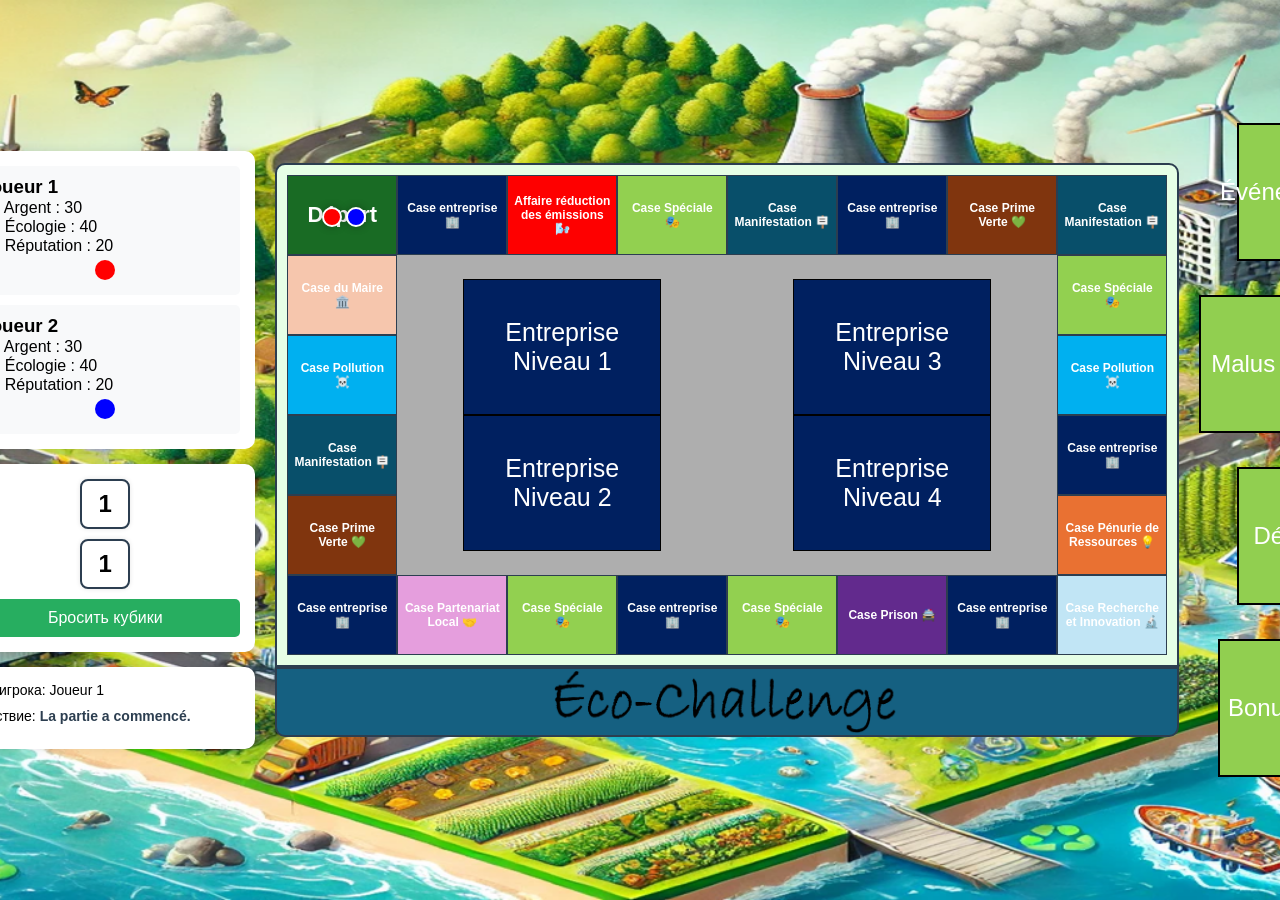
<file: game.html>
<!DOCTYPE html>
<html lang="fr">
<head>
    <meta charset="UTF-8">
    <meta name="viewport" content="width=device-width, initial-scale=1.0">
    <link type="image/png" rel="icon" href="assets/images/favicon.png">
    <title>Éco-Challenge - Jeux</title>
    <link rel="stylesheet" href="css/game.css">
</head>
<body>
<div class="main-container">
    <div class="game-info">
        <div class="players-panel" id="playersPanel">
            <!-- Игроки будут добавлены через JavaScript -->
        </div>

        <div class="dice-panel">
            <div class="dice" id="dice1">1</div>
            <div class="dice" id="dice2">1</div>
            <button id="rollDice">Бросить кубики</button>
        </div>
        <div class="status-panel">
            <p>Ход игрока: <span id="currentPlayer">Игрок 1</span></p>
            <p>Действие: <span id="lastAction">Игра началась</span></p>
        </div>
    </div>

    <div class="board-container">
        <div class="board">
            <div class="board-row top">
                <div class="cell green" id="cell-0">Départ</div>
                <div class="cell dark-blue" id="cell-1">Case entreprise 🏢</div>
                <div class="cell red" id="cell-2">Affaire réduction des émissions 🌬️</div>
                <div class="cell light-green" id="cell-3">Case Spéciale 🎭</div>
                <div class="cell light-blue" id="cell-4">Case Manifestation 🪧</div>
                <div class="cell dark-blue" id="cell-5">Case entreprise 🏢</div>
                <div class="cell brown" id="cell-6">Case Prime Verte 💚</div>
                <div class="cell light-blue" id="cell-7">Case Manifestation 🪧</div>
            </div>

            <div class="board-middle">
                <div class="board-row left">
                    <div class="cell beige" id="cell-23">Case du Maire 🏛️</div>
                    <div class="cell blue-blue" id="cell-22">Case Pollution ☠️</div>
                    <div class="cell light-blue" id="cell-21">Case Manifestation 🪧️</div>
                    <div class="cell dark-orange" id="cell-20">Case Prime Verte 💚</div>
                </div>

                <div class="board-center">
                    <div class="cards-left cards-column">
                        <div class="cards-container">Entreprise Niveau 1</div>
                        <div class="cards-container">Entreprise Niveau 2</div>
                    </div>
                    <div class="cards-right cards-column">
                        <div class="cards-container">Entreprise Niveau 3</div>
                        <div class="cards-container">Entreprise Niveau 4</div>
                    </div>
                </div>

                <div class="board-row right">
                    <div class="cell light-green" id="cell-8">Case Spéciale 🎭</div>
                    <div class="cell blue-blue" id="cell-9">Case Pollution ☠️</div>
                    <div class="cell dark-blue" id="cell-10">Case entreprise 🏢</div>
                    <div class="cell orange" id="cell-11">Case Pénurie de Ressources 💡</div>
                </div>
            </div>

            <div class="board-row bottom">
                <div class="cell dark-blue" id="cell-19">Case entreprise 🏢</div>
                <div class="cell pink" id="cell-18">Case Partenariat Local 🤝</div>
                <div class="cell light-green" id="cell-17">Case Spéciale 🎭</div>
                <div class="cell dark-blue" id="cell-16">Case entreprise 🏢</div>
                <div class="cell light-green" id="cell-15">Case Spéciale 🎭</div>
                <div class="cell purple" id="cell-14">Case Prison 🚔</div>
                <div class="cell dark-blue" id="cell-13">Case entreprise 🏢</div>
                <div class="cell white-blue" id="cell-12">Case Recherche et Innovation 🔬</div>
            </div>
        </div>
        <div class="title-label"></div>
    </div>

    <div class="special-cards">
        <div class="special-cards-container" id="card-event" style="align-self: flex-end;">
            Événement
        </div>
        <div class="special-cards-container" id="card-malus" style="align-self: flex-start;">
            Malus
        </div>
        <div class="special-cards-container" id="card-defis" style="align-self: flex-end;">
            Défis
        </div>
        <div class="special-cards-container" id="card-bonus" style="align-self: center;">
            Bonus
        </div>
    </div>
</div>

<!-- Модальное окно для информации о клетке -->
<div id="modal" class="modal">
    <div class="modal-content">
        <span class="close">&times;</span>
        <h2 id="modal-title">Информация о клетке</h2>
        <p id="modal-description"></p>
    </div>
</div>

<!-- Модальное окно результатов хода -->
<div id="turnModal" class="turn-modal">
    <div class="turn-modal-content">
        <h2 id="turnPlayerName" style="font-size: 36px; margin-bottom: 30px;">Ход игрока</h2>
        <div class="dice-result">
            <div class="big-dice" id="turnDice1">1</div>
            <div class="big-dice" id="turnDice2">1</div>
        </div>
        <div class="turn-result" id="turnResult">
            Вы переместились на клетку: <span id="turnCell"></span>
        </div>
        <div class="money-change" id="turnMoneyChange"></div>
        <button class="continue-button" id="continueTurn">Продолжить</button>
    </div>
</div>

<script src="js/game.js"></script>
</body>
</html>
</file>
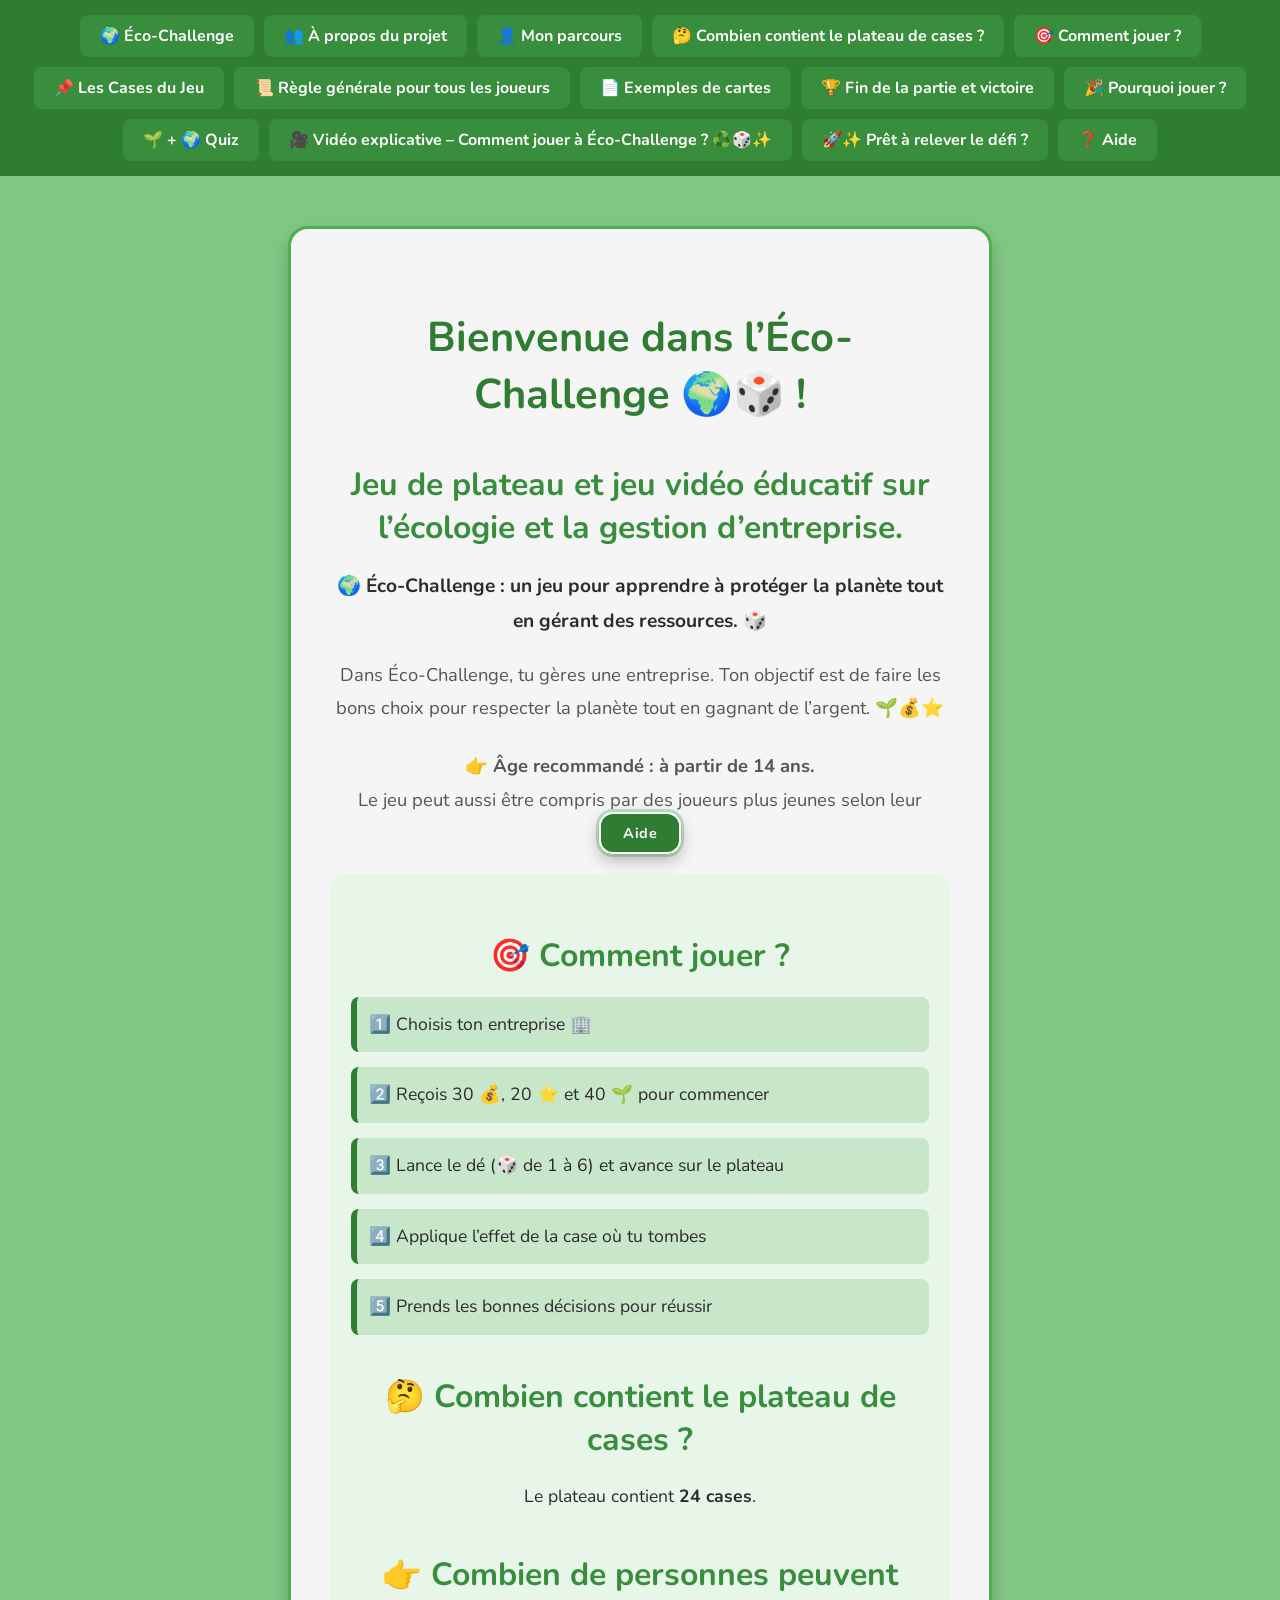
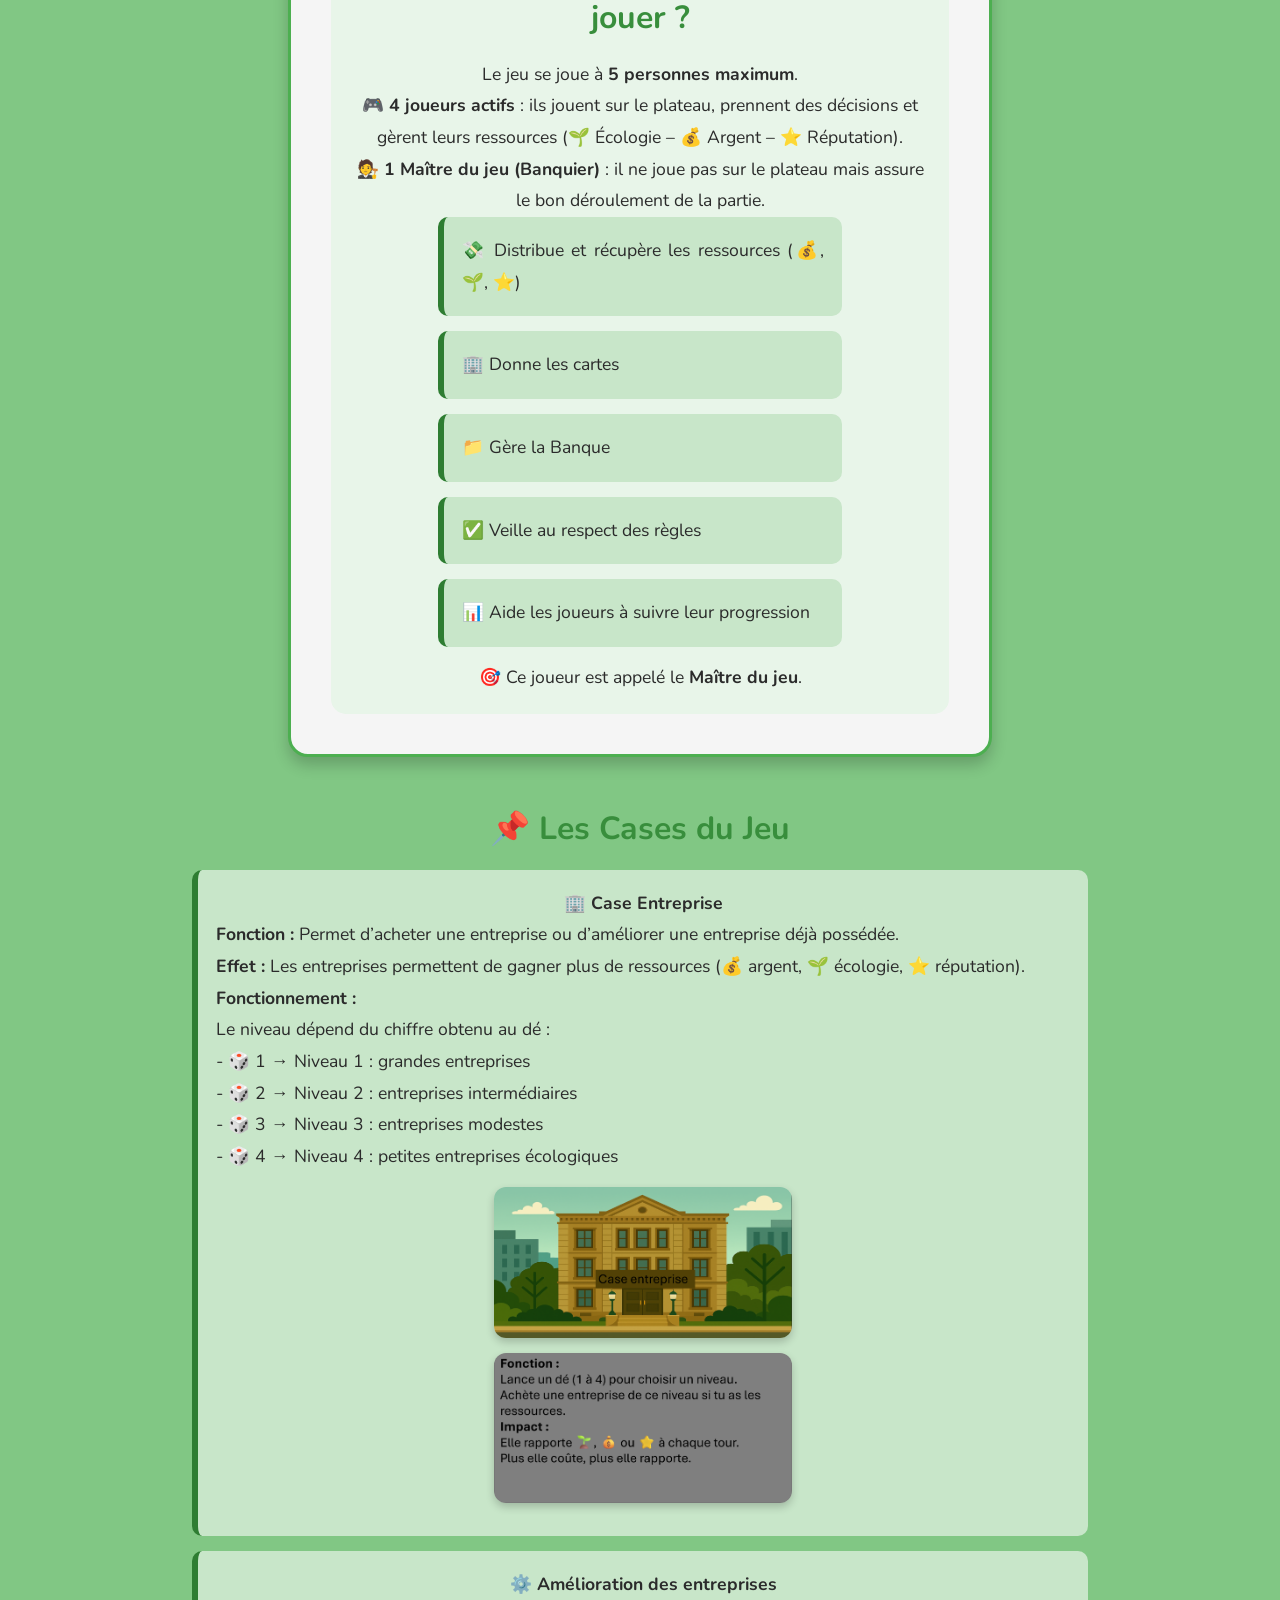
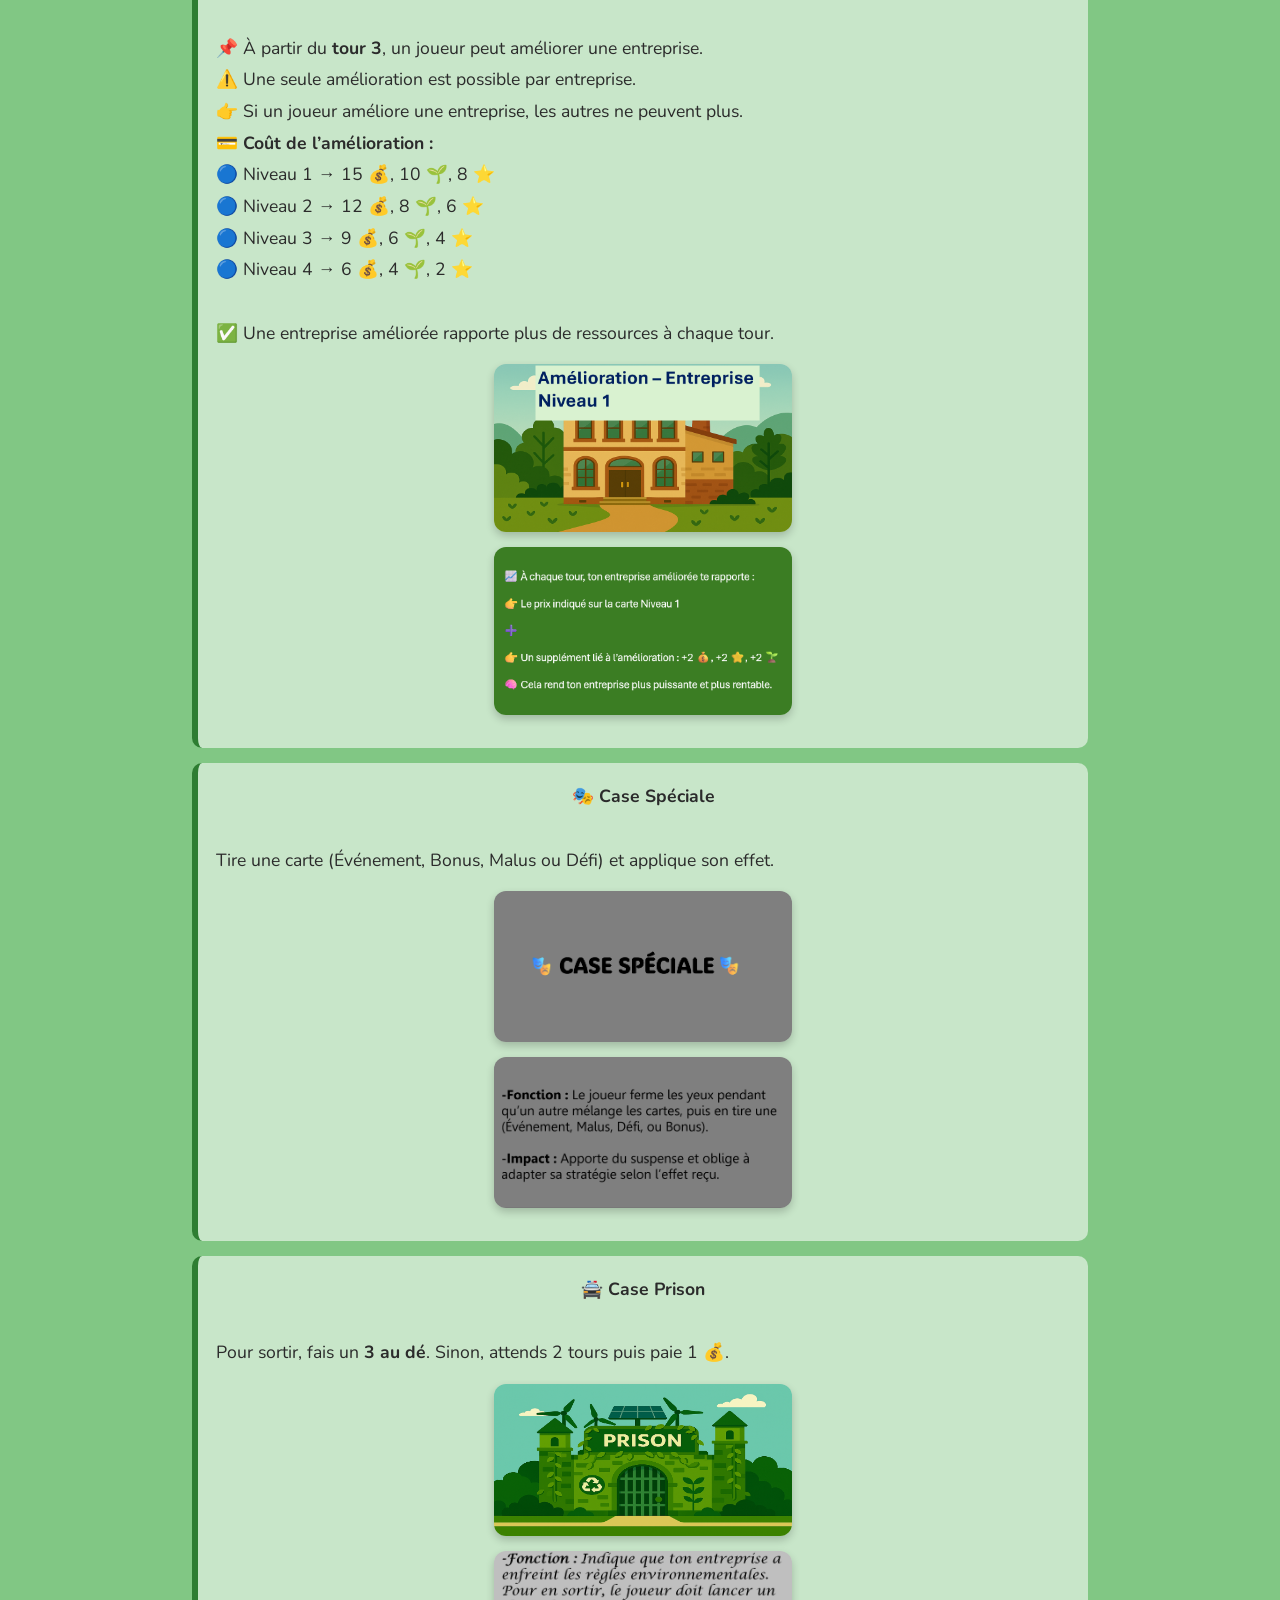
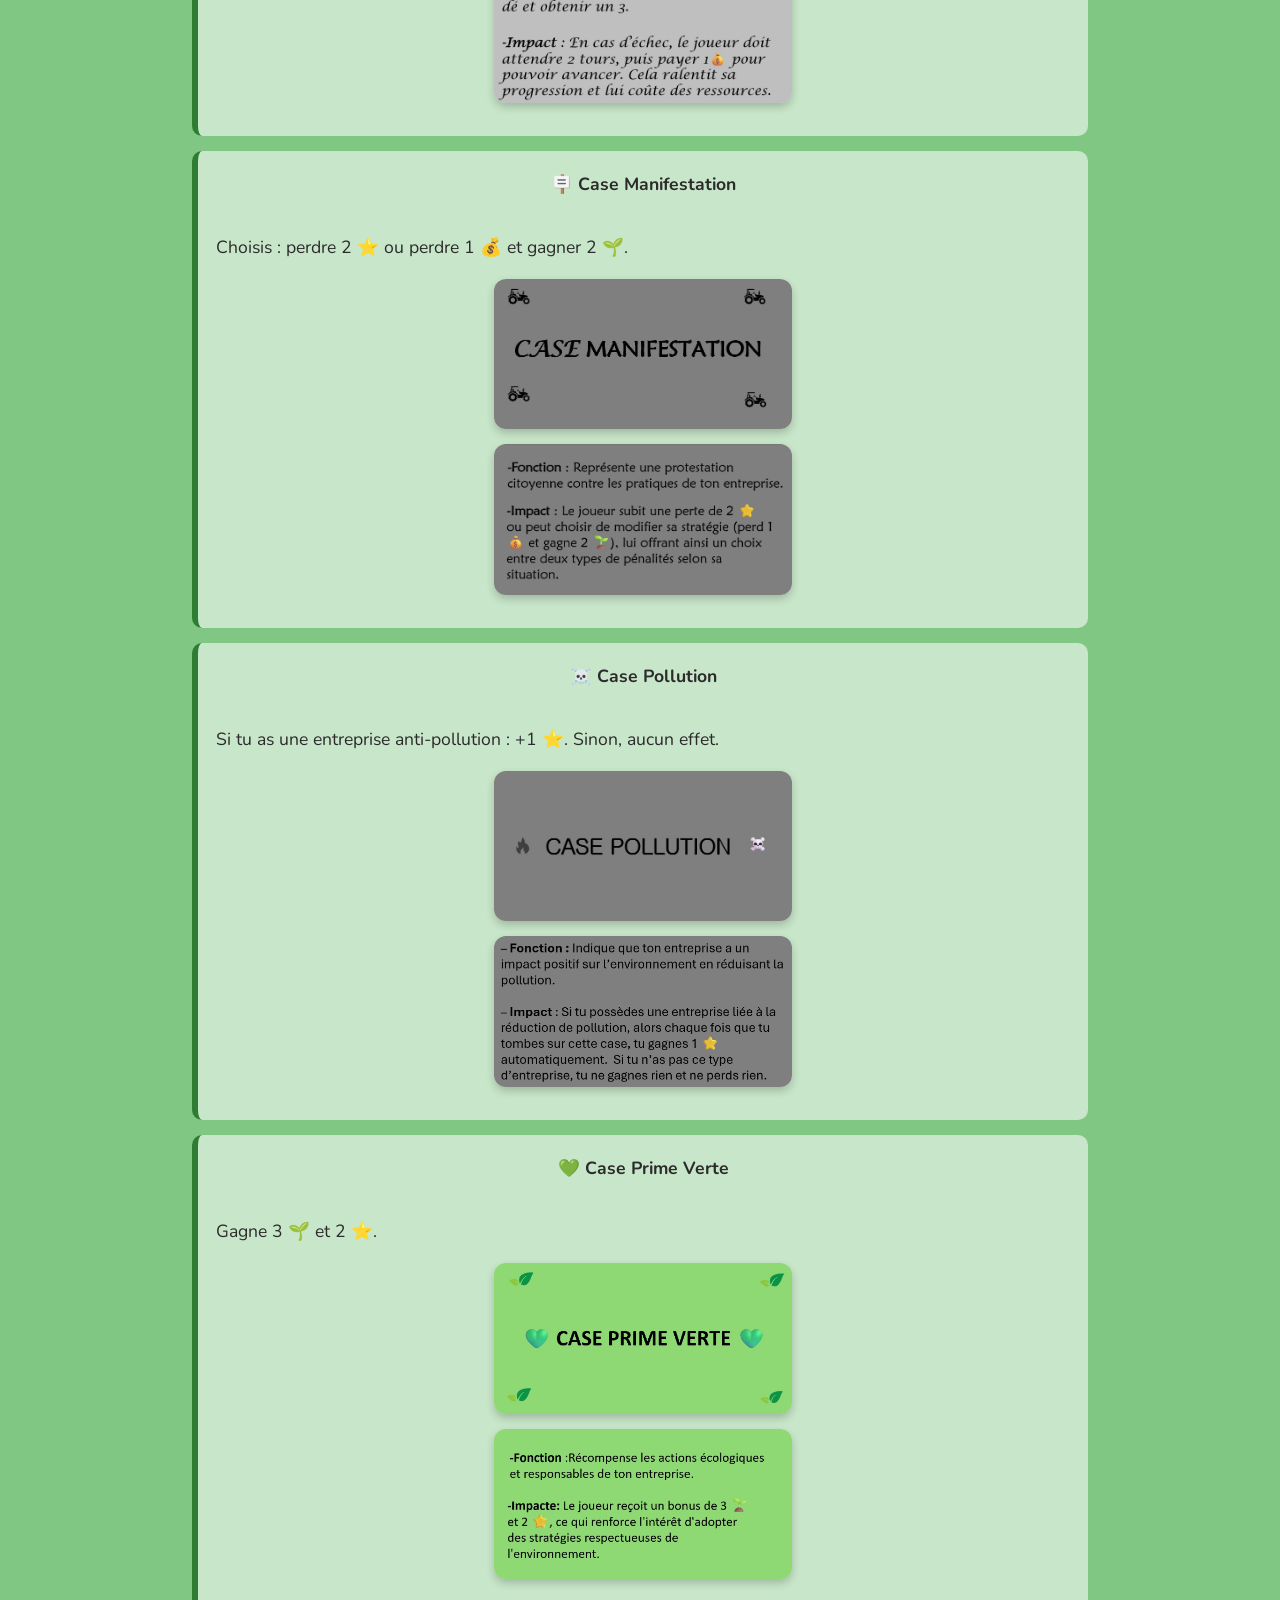
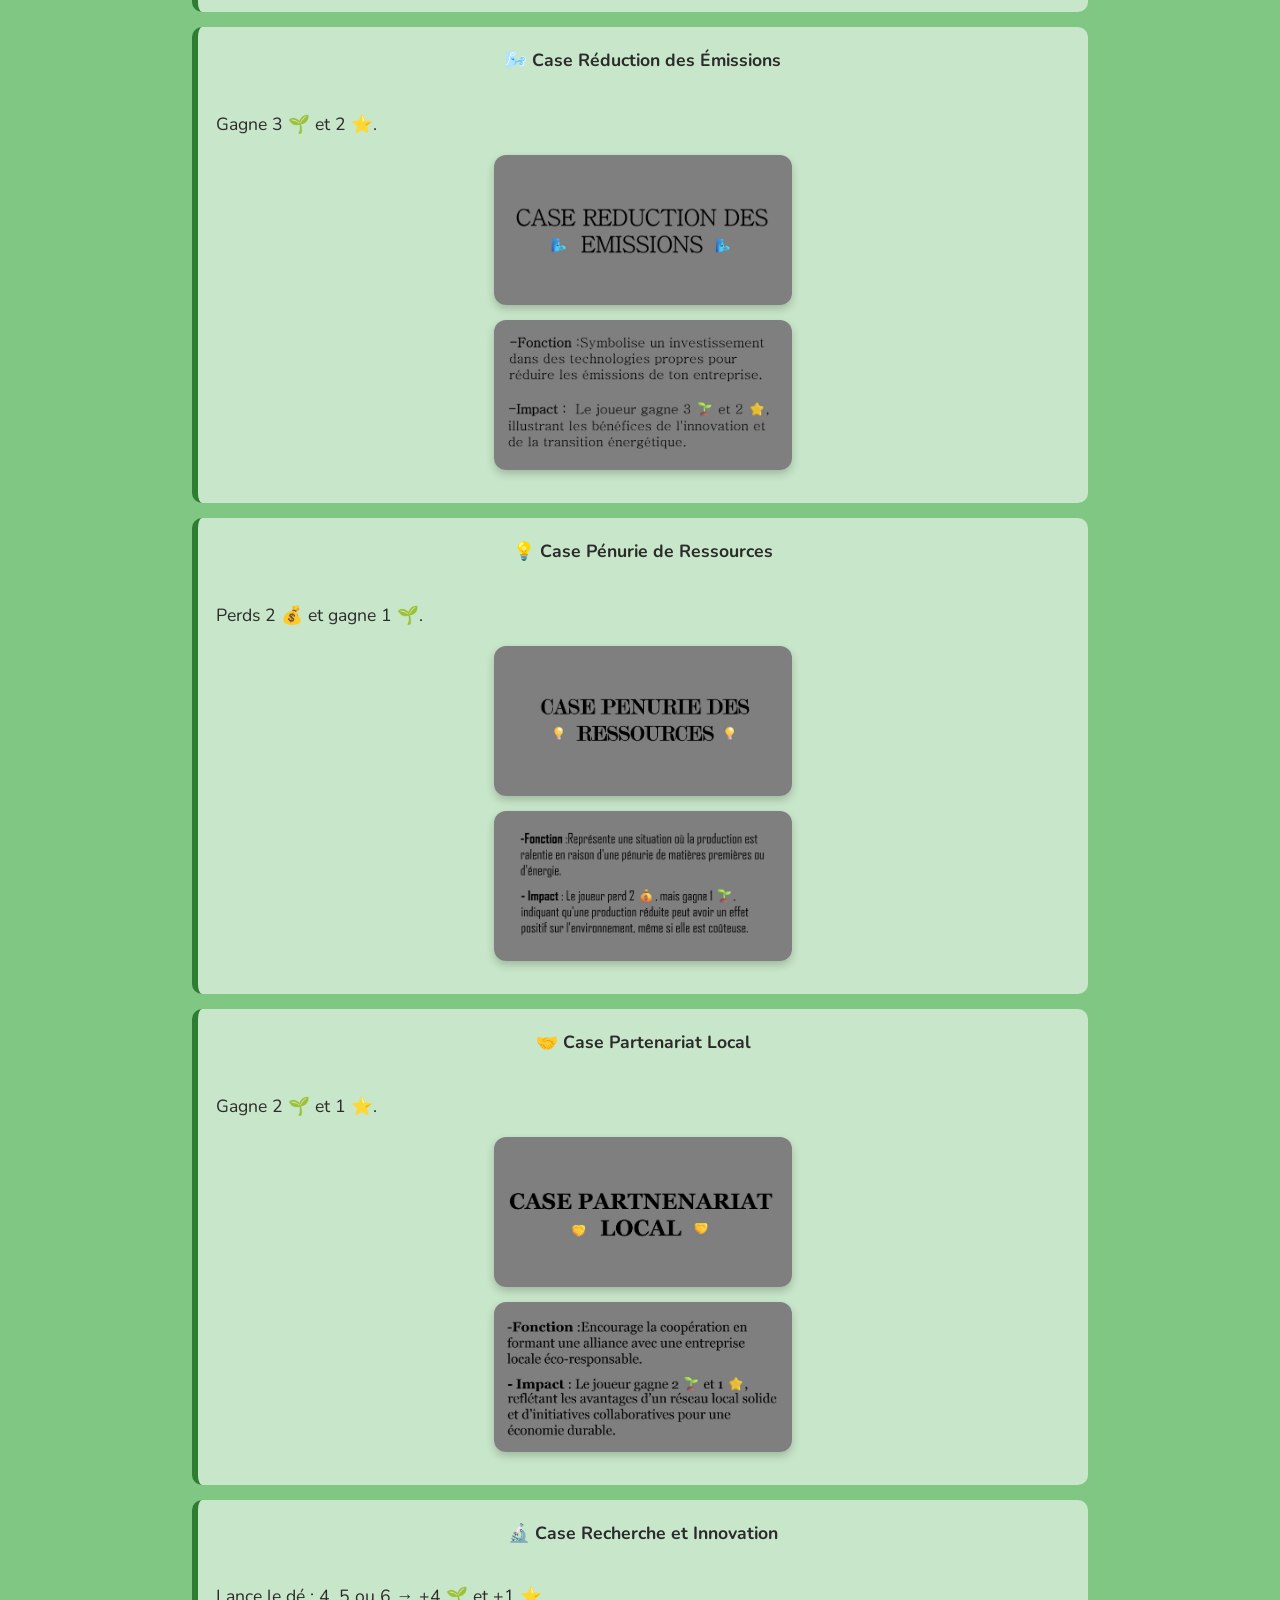
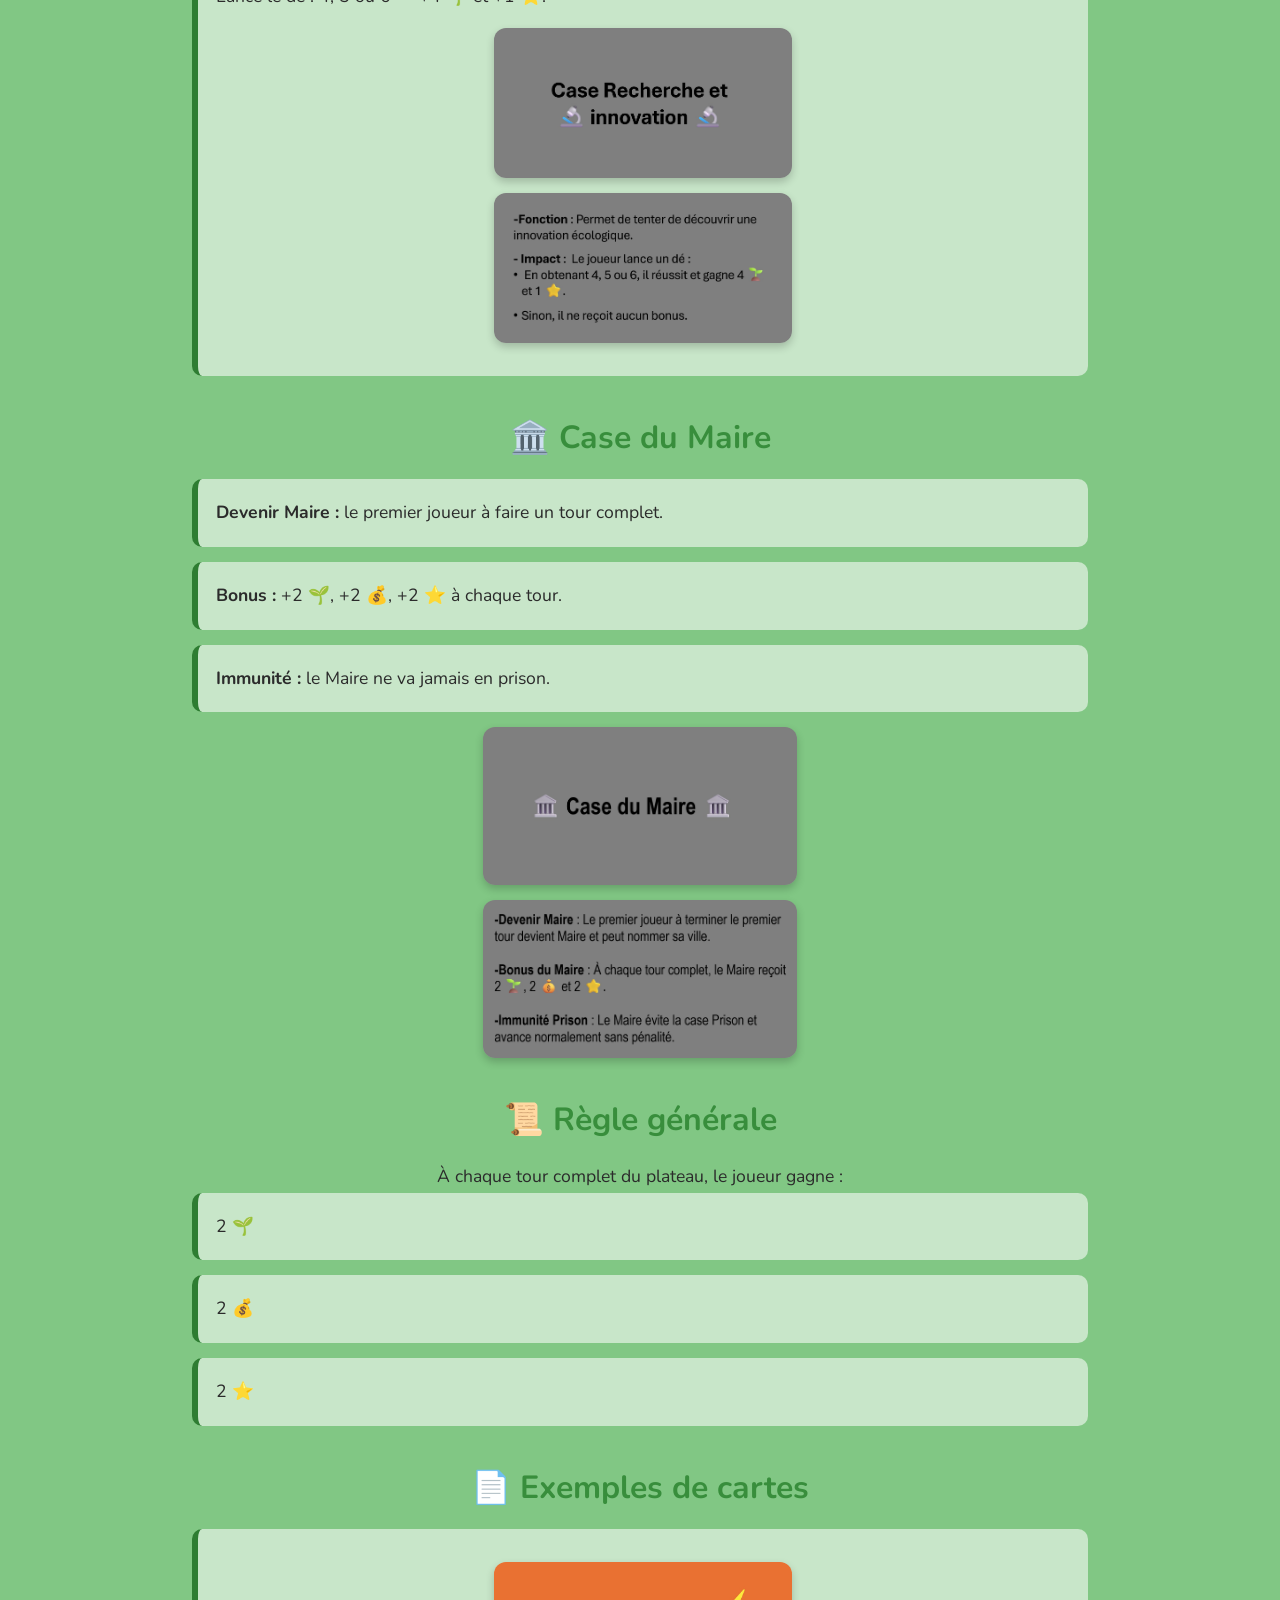
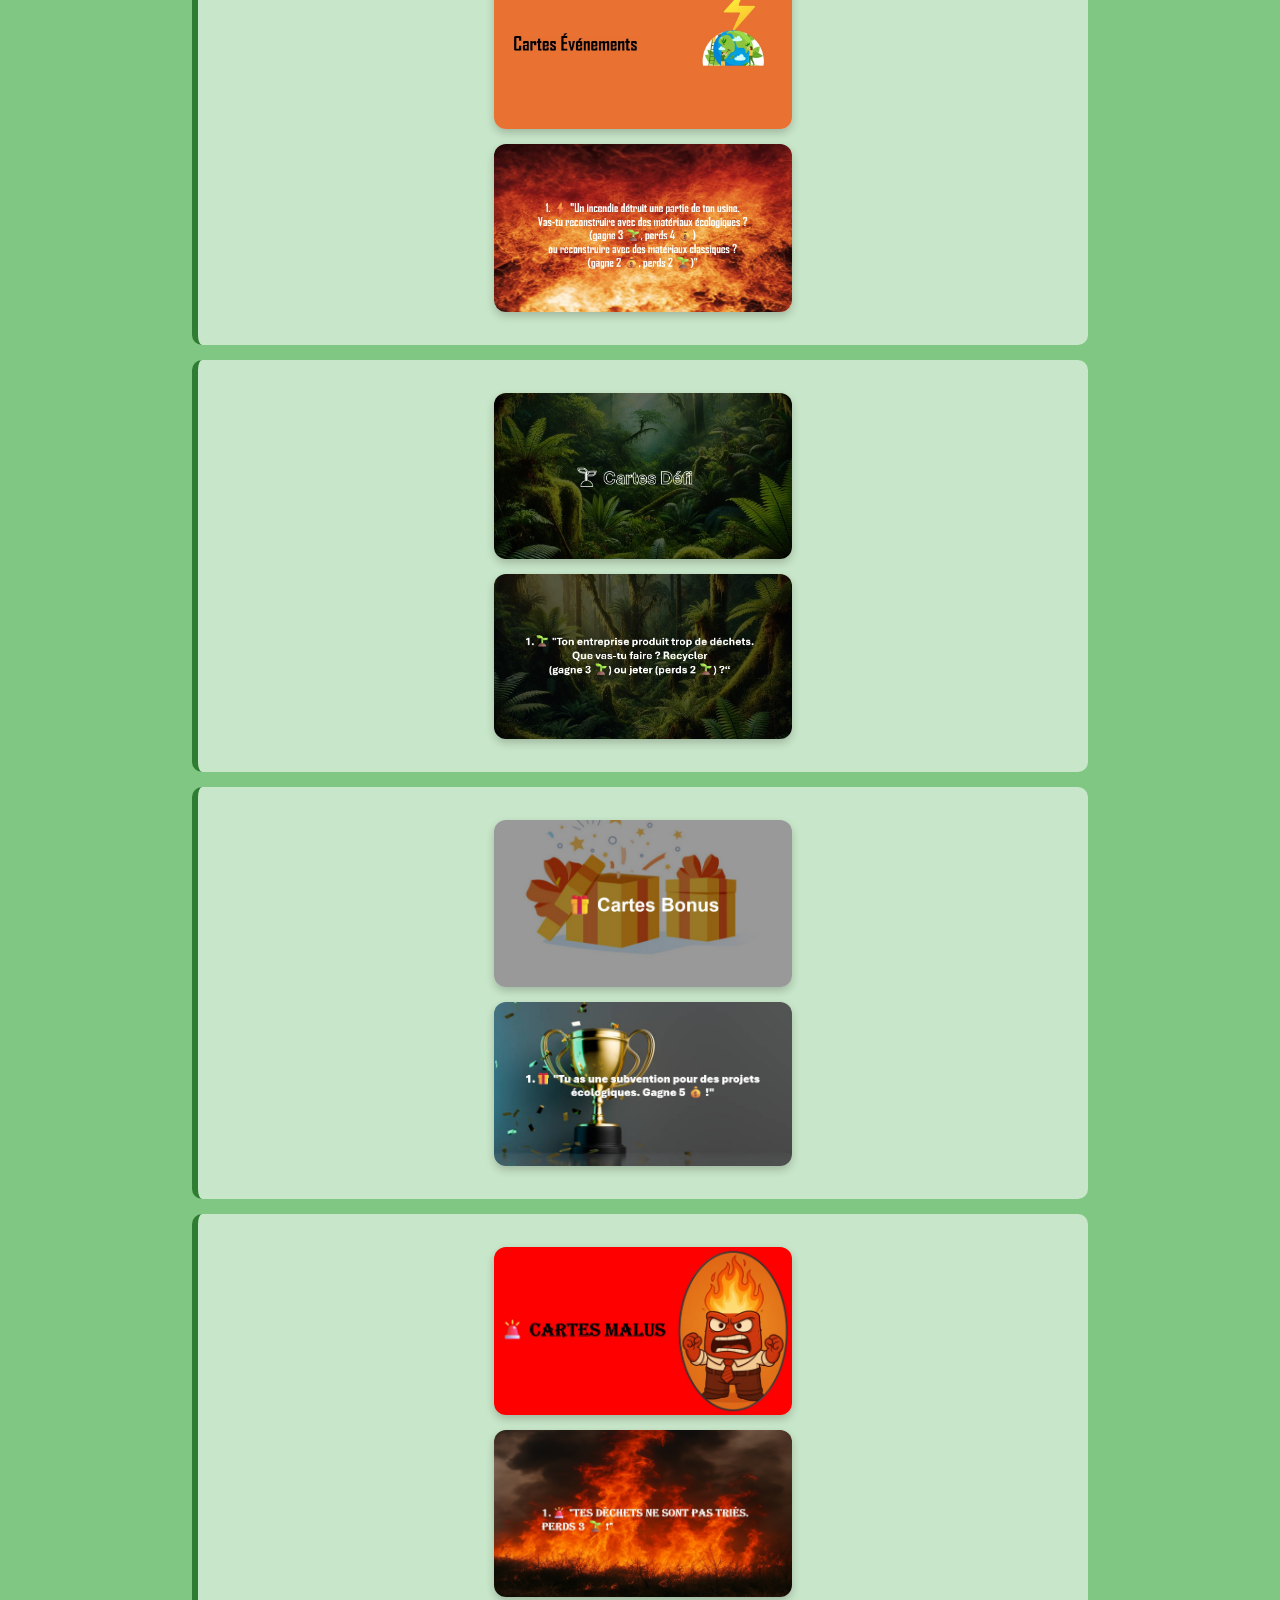
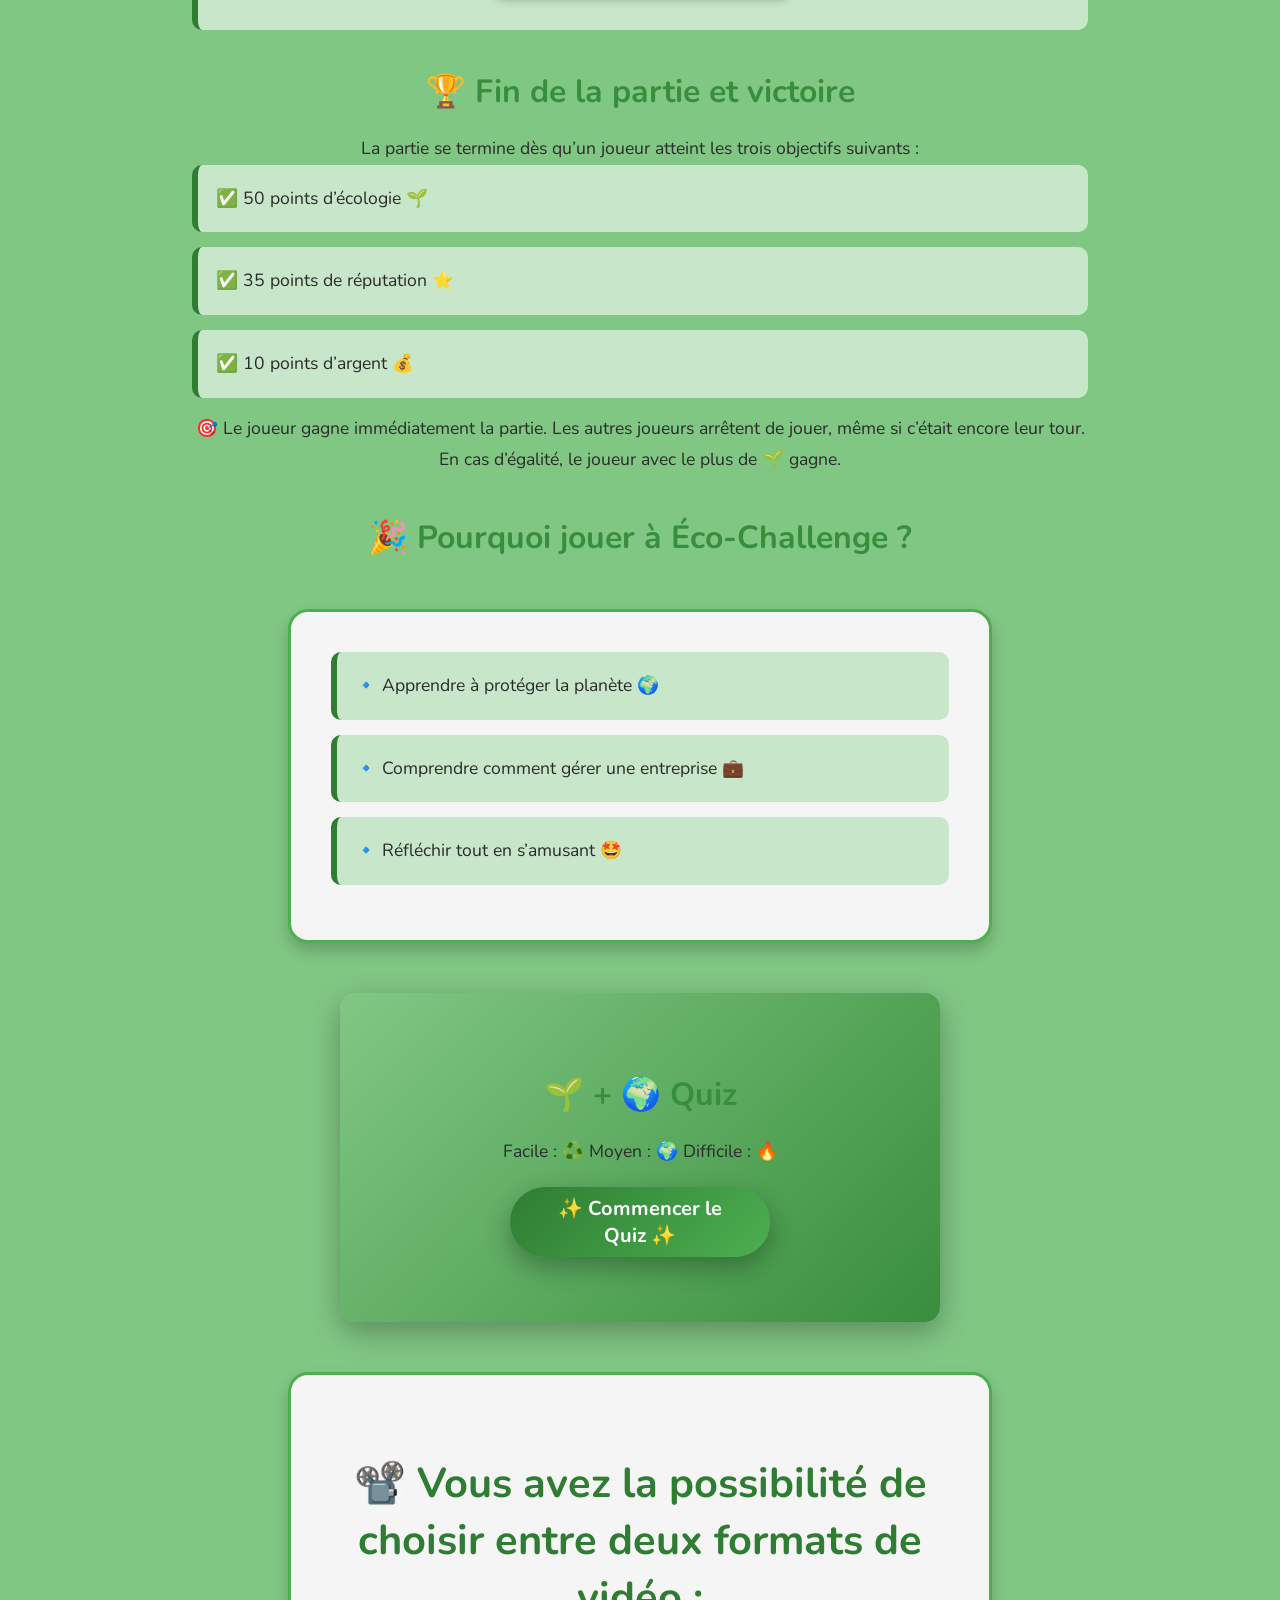
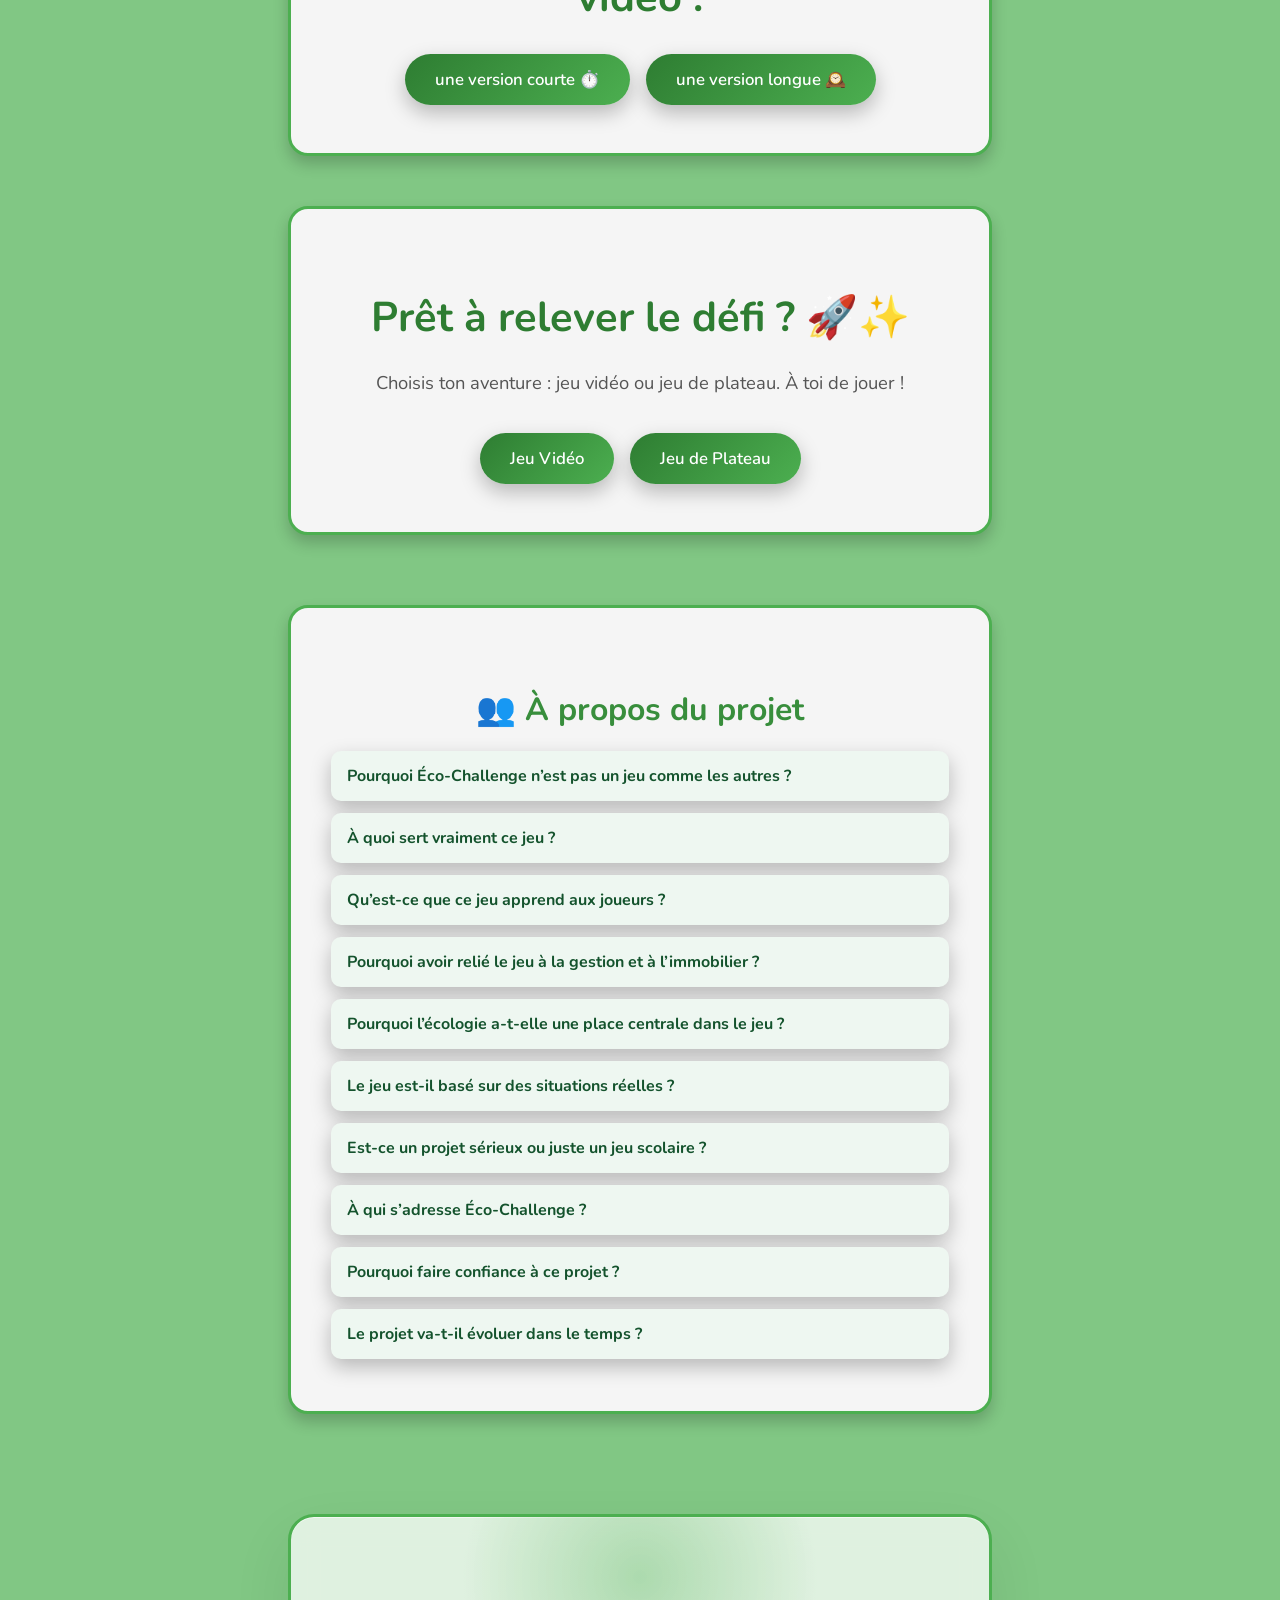
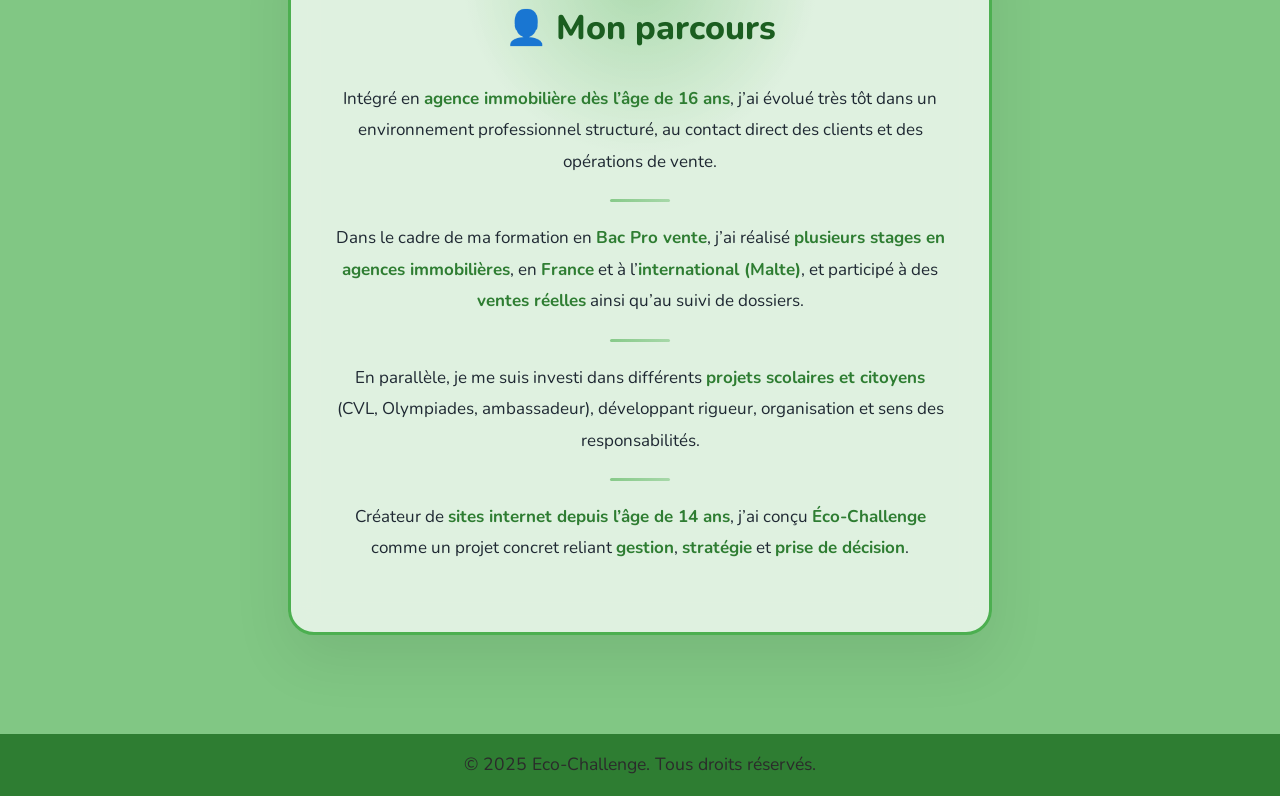
<file: guide.html>
<!DOCTYPE html>
<html lang="fr">

<head>
    <link type="image/png" rel="icon" href="assets/images/favicon.png">
    <meta charset="UTF-8">
    <meta name="viewport" content="width=device-width, initial-scale=1.0">
    <title>Éco-Challenge - Le Jeu de l'Écologie</title>
    <link rel="stylesheet" href="css/guide/general.css">
    <link rel="stylesheet" href="css/guide/guide.css">
    <meta name="google-site-verification" content="b7cVNADYxYHvsdvgpgdaJCW4f0C7LdBs-K-oBmUH5S4" />
</head>

<body>

<nav class="menu">
    <a class="menuitem" href="#bienvenue">🌍 Éco-Challenge</a>
    <a class="menuitem" href="#a-propos-du-projet">👥 À propos du projet</a>
    <a class="menuitem" href="#mon-parcours">👤 Mon parcours</a>
    <a class="menuitem" href="#Combien">🤔 Combien contient le plateau de cases ?</a>
    <a class="menuitem" href="#comment-jouer">🎯 Comment jouer ?</a>
    <a class="menuitem" href="#cases">📌 Les Cases du Jeu</a>
    <a class="menuitem" href="#regles">📜 Règle générale pour tous les joueurs</a>
    <a class="menuitem" href="#cartes">📄 Exemples de cartes</a>
    <a class="menuitem" href="#victoire">🏆 Fin de la partie et victoire</a>
    <a class="menuitem" href="#pourquoi">🎉 Pourquoi jouer ?</a>
    <a class="menuitem" href="#quiz">🌱 + 🌍 Quiz</a>
    <a class="menuitem" href="#Vidéo">🎥 Vidéo explicative – Comment jouer à Éco-Challenge ? ♻️🎲✨</a>
    <a class="menuitem" href="#prêt">🚀✨ Prêt à relever le défi ?</a>
    <a class="menuitem" href="#aide">❓ Aide</a>
</nav>

    <div class="test" style="left: 10%; animation-duration: 10s;"></div>
    <div class="eco-challenge-container">
        <h1>Bienvenue dans l’Éco-Challenge 🌍🎲 !</h1>

        <h2 id="bienvenue">
            Jeu de plateau et jeu vidéo éducatif sur l’écologie et la gestion d’entreprise.
        </h2>

        <p class="description">
            🌍 Éco-Challenge : un jeu pour apprendre à protéger la planète tout en gérant des ressources. 🎲
        </p>

        <p class="intro">
            Dans Éco-Challenge, tu gères une entreprise.
            Ton objectif est de faire les bons choix pour respecter la planète
            tout en gagnant de l’argent. 🌱💰⭐
        </p>

        <p class="intro">
            👉 <strong>Âge recommandé : à partir de 14 ans.</strong><br>
            Le jeu peut aussi être compris par des joueurs plus jeunes selon leur niveau.
        </p>

        <div class="game-info">
            <h2 id="comment-jouer">🎯 Comment jouer ?</h2>

            <ol class="game-steps">
                <li>1️⃣ Choisis ton entreprise 🏢</li>
                <li>2️⃣ Reçois 30 💰, 20 ⭐ et 40 🌱 pour commencer</li>
                <li>3️⃣ Lance le dé (🎲 de 1 à 6) et avance sur le plateau</li>
                <li>4️⃣ Applique l’effet de la case où tu tombes</li>
                <li>5️⃣ Prends les bonnes décisions pour réussir</li>
            </ol>

            <h2 id="Combien" class="combien-header">🤔 Combien contient le plateau de cases ?</h2>
            <p class="board-info">
                Le plateau contient <strong>24 cases</strong>.
            </p>

            <h2 class="combien-header">👉 Combien de personnes peuvent jouer ?</h2>

            <p class="board-info">
                Le jeu se joue à <strong>5 personnes maximum</strong>.
            </p>

            <p>
                🎮 <strong>4 joueurs actifs</strong> :
                ils jouent sur le plateau, prennent des décisions
                et gèrent leurs ressources (🌱 Écologie – 💰 Argent – ⭐ Réputation).
            </p>

            <p>
                🧑‍⚖️ <strong>1 Maître du jeu (Banquier)</strong> :
                il ne joue pas sur le plateau mais assure le bon déroulement de la partie.
            </p>

            <ul>
                <li>💸 Distribue et récupère les ressources (💰, 🌱, ⭐)</li>
                <li>🏢 Donne les cartes</li>
                <li>📁 Gère la Banque</li>
                <li>✅ Veille au respect des règles</li>
                <li>📊 Aide les joueurs à suivre leur progression</li>
            </ul>

            <p>🎯 Ce joueur est appelé le <strong>Maître du jeu</strong>.</p>
        </div>
    </div>

    <h2 id="cases">📌 Les Cases du Jeu</h2>
    <ul class="les-cases-du-jeu">

        <li>
            <p style="text-align: center;"><strong>🏢 Case Entreprise</strong></p>

            <strong>Fonction :</strong>
            Permet d’acheter une entreprise ou d’améliorer une entreprise déjà possédée.<br>

            <strong>Effet :</strong>
            Les entreprises permettent de gagner plus de ressources
            (💰 argent, 🌱 écologie, ⭐ réputation).<br>

            <strong>Fonctionnement :</strong><br>
            Le niveau dépend du chiffre obtenu au dé :<br>
            - 🎲 1 → Niveau 1 : grandes entreprises<br>
            - 🎲 2 → Niveau 2 : entreprises intermédiaires<br>
            - 🎲 3 → Niveau 3 : entreprises modestes<br>
            - 🎲 4 → Niveau 4 : petites entreprises écologiques<br>

            <img src="assets/images/guide/entreprise-recto.png">
            <img src="assets/images/guide/Entreprise-verso.png">
        </li>

        <li>
            <center>⚙️ <strong>Amélioration des entreprises</strong></center><br>

            <p>
                📌 À partir du <strong>tour 3</strong>, un joueur peut améliorer une entreprise.<br>
                ⚠️ Une seule amélioration est possible par entreprise.<br>
                👉 Si un joueur améliore une entreprise, les autres ne peuvent plus.
            </p>

            <p>
                💳 <strong>Coût de l’amélioration :</strong><br>
                🔵 Niveau 1 → 15 💰, 10 🌱, 8 ⭐<br>
                🔵 Niveau 2 → 12 💰, 8 🌱, 6 ⭐<br>
                🔵 Niveau 3 → 9 💰, 6 🌱, 4 ⭐<br>
                🔵 Niveau 4 → 6 💰, 4 🌱, 2 ⭐<br><br>

                ✅ Une entreprise améliorée rapporte plus de ressources à chaque tour.
            </p>

            <img src="assets/images/guide/entreprise-améliorer-recto.png">
            <img src="assets/images/guide/entreprise-améliorer-verso.png">
        </li>

        <li>
            <center>🎭 <strong>Case Spéciale</strong></center><br>
            Tire une carte (Événement, Bonus, Malus ou Défi) et applique son effet.

            <img src="assets/images/guide/spécial-recto.png">
            <img src="assets/images/guide/Spécial-verso.png">
        </li>

        <li>
            <center>🚔 <strong>Case Prison</strong></center><br>
            Pour sortir, fais un <strong>3 au dé</strong>.
            Sinon, attends 2 tours puis paie 1 💰.

            <img src="assets/images/guide/prison-recto.png">
            <img src="assets/images/guide/prison-verso.jpg">
        </li>

        <li>
            <center>🪧 <strong>Case Manifestation</strong></center><br>
            Choisis :
            perdre 2 ⭐
            ou perdre 1 💰 et gagner 2 🌱.

            <img src="assets/images/guide/manifestation-recto.png">
            <img src="assets/images/guide/manifestation-verso.png">
        </li>

        <li>
            <center>☠️ <strong>Case Pollution</strong></center><br>
            Si tu as une entreprise anti-pollution : +1 ⭐.
            Sinon, aucun effet.

            <img src="assets/images/guide/pollution-recto.jpg">
            <img src="assets/images/guide/pollution-verso.jpg">
        </li>

        <li>
            <center>💚 <strong>Case Prime Verte</strong></center><br>
            Gagne 3 🌱 et 2 ⭐.

            <img src="assets/images/guide/prime-verte-recto.jpg">
            <img src="assets/images/guide/prime-verte-versojpg.jpg">
        </li>

        <li>
            <center>🌬️ <strong>Case Réduction des Émissions</strong></center><br>
            Gagne 3 🌱 et 2 ⭐.

            <img src="assets/images/guide/reduction-des-emissions-recto.jpg">
            <img src="assets/images/guide/reduction-des-emissions-verso.jpg">
        </li>

        <li>
            <center>💡 <strong>Case Pénurie de Ressources</strong></center><br>
            Perds 2 💰 et gagne 1 🌱.

            <img src="assets/images/guide/penurie-des-ressources-recto.jpg">
            <img src="assets/images/guide/penurie-des-ressources-verso.jpg">
        </li>

        <li>
            <center>🤝 <strong>Case Partenariat Local</strong></center><br>
            Gagne 2 🌱 et 1 ⭐.

            <img src="assets/images/guide/partenariat-local-recto.jpg">
            <img src="assets/images/guide/partenariat-local-verso.jpg">
        </li>

        <li>
            <center>🔬 <strong>Case Recherche et Innovation</strong></center><br>
            Lance le dé :
            4, 5 ou 6 → +4 🌱 et +1 ⭐.

            <img src="assets/images/guide/Recherche-et-innovation-recto.jpg">
            <img src="assets/images/guide/Recherche-et-innovation-verso.jpg">
        </li>
    </ul>

    <h2 id="maire">🏛️ Case du Maire</h2>
    <ul class="les-cases-du-jeu">
        <li><strong>Devenir Maire :</strong> le premier joueur à faire un tour complet.</li>
        <li><strong>Bonus :</strong> +2 🌱, +2 💰, +2 ⭐ à chaque tour.</li>
        <li><strong>Immunité :</strong> le Maire ne va jamais en prison.</li>

        <img src="assets/images/guide/Maire-recto.jpg">
        <img src="assets/images/guide/maire-verso.jpg">
    </ul>

    <h2 id="regles">📜 Règle générale</h2>
    <p>À chaque tour complet du plateau, le joueur gagne :</p>
    <ul class="les-cases-du-jeu">
        <li>2 🌱</li>
        <li>2 💰</li>
        <li>2 ⭐</li>
    </ul>


    <h2 id="cartes">📄 Exemples de cartes</h2>

    <ul class="les-cases-du-jeu">
        <li>
            <img src="assets/images/guide/évenements-recto.jpg">
            <img src="assets/images/guide/évenements-verso.jpg">
        </li>
    </ul>

    <ul class="les-cases-du-jeu">
        <li>
            <img src="assets/images/guide/défi-recto.jpg">
            <img src="assets/images/guide/défi-verso.jpg">
        </li>
    </ul>

    <ul class="les-cases-du-jeu">
        <li>
            <img src="assets/images/guide/bonus-recto.jpg">
            <img src="assets/images/guide/bonus-verso.jpg">
        </li>
    </ul>

    <ul class="les-cases-du-jeu">
        <li>
            <img src="assets/images/guide/malus-recto.jpg">
            <img src="assets/images/guide/malus-verso.jpg">
        </li>
    </ul>

    <h2 id="victoire">🏆 Fin de la partie et victoire</h2>

    <p>
        La partie se termine dès qu’un joueur atteint les trois objectifs suivants :
    </p>

    <ul class="les-cases-du-jeu">
        <li>✅ 50 points d’écologie 🌱</li>
        <li>✅ 35 points de réputation ⭐</li>
        <li>✅ 10 points d’argent 💰</li>
    </ul>

    <p>
        🎯 Le joueur gagne immédiatement la partie.
        Les autres joueurs arrêtent de jouer, même si c’était encore leur tour.
    </p>

    <p>En cas d’égalité, le joueur avec le plus de 🌱 gagne.</p>


    <h2 id="pourquoi">🎉 Pourquoi jouer à Éco-Challenge ?</h2>

    <ul class="eco-challenge-container">
        <li>🔹 Apprendre à protéger la planète 🌍</li>
        <li>🔹 Comprendre comment gérer une entreprise 💼</li>
        <li>🔹 Réfléchir tout en s’amusant 🤩</li>
    </ul>

    <section class="quiz-container">
        <h2 id="quiz">🌱 + 🌍 Quiz</h2>
        <p class="quiz-text">
            <span class="difficulty easy">Facile : ♻️</span>
            <span class="difficulty medium">Moyen : 🌍</span>
            <span class="difficulty hard">Difficile : 🔥</span>
        </p>
        <a href="quizz.html" class="quiz-link">✨ Commencer le Quiz ✨</a>
    </section>


    <div class="eco-challenge-container" class="game-options" div id="Vidéo">
        <h1> 📽️ Vous avez la possibilité de choisir entre deux formats de vidéo :</h1>
        <a href="https://youtu.be/Bktltujt5Uk?si=XjjfEEswK9pKh7N6" class="game-link video-link">une version courte
            ⏱️</a>
        <a href="https://youtu.be/vGHcuKq7gVg?si=aA-G9_A0eZUrDhCY" class="game-link board-link"> une version longue
            🕰️</a>
    </div>

    <div id="prêt" class="eco-challenge-container">
        <h1>Prêt à relever le défi ? 🚀✨</h1>
        <p class="intro">Choisis ton aventure : jeu vidéo ou jeu de plateau. À toi de jouer !</p>

        <div class="game-options">
            <a href="game.html" class="game-link video-link">Jeu Vidéo</a>
            <a href="landing.html" class="game-link board-link">Jeu de Plateau</a>
        </div>
    </div>

    <!-- Bouton Aide -->
    <button id="aide">Aide</button>

    <!-- Panel Aide -->
    <div id="helpPanel">
        <button id="helpClose">✕</button>

        <div class="help-content">
            <h2>Bonjour, comment puis-je vous aider ? 🤔</h2>
            <p>Écrivez votre demande ci-dessous :</p>

            <div class="help-row">
                <input
                        type="text"
                        id="userQuestion"
                        placeholder="Tapez votre question ici..."
                />
                <button class="send-btn">Envoyer</button>
            </div>

            <div class="contact-info">
                <p>📞 Disponible 24h/24, 7j/7</p>
                <p>
                    📞 Téléphone :
                    <a href="tel:0619923377">06 19 92 33 77</a>
                </p>
                <p>
                    📧 Email :
                    <a href="mailto:eco.challenge06400@gmail.com">
                        eco.challenge06400@gmail.com
                    </a>
                </p>
            </div>
        </div>
    </div>

  <section id="a-propos-du-projet" class="eco-challenge-container creator-section">
        <h2>👥 À propos du projet</h2>

        <div class="faq-item">
            <button class="faq-question" type="button">Pourquoi Éco-Challenge n’est pas un jeu comme les autres ?</button>
            <div class="faq-answer">
                <p>
                    Éco-Challenge ne se limite pas à avancer sur un plateau.
                    Le jeu repose sur des choix concrets : gérer un budget, anticiper les conséquences,
                    préserver une image et trouver un équilibre entre performance et responsabilité.
                    Chaque décision a un impact réel sur la partie.
                </p>
            </div>
        </div>

        <div class="faq-item">
            <button class="faq-question" type="button">À quoi sert vraiment ce jeu ?</button>
            <div class="faq-answer">
                <p>
                    Le but est de comprendre comment fonctionne une entreprise de manière simple.
                    Le jeu permet de réfléchir, de tester des stratégies, de faire des erreurs
                    et d’en tirer des leçons, sans risque réel.
                </p>
            </div>
        </div>

        <div class="faq-item">
            <button class="faq-question" type="button">Qu’est-ce que ce jeu apprend aux joueurs ?</button>
            <div class="faq-answer">
                <p>
                    Éco-Challenge apprend à prendre des décisions, à gérer des ressources,
                    à prioriser, à anticiper et à comprendre que tout choix entraîne une conséquence.
                    Ce sont des réflexes utiles dans la vie professionnelle comme personnelle.
                </p>
            </div>
        </div>

        <div class="faq-item">
            <button class="faq-question" type="button">Pourquoi avoir relié le jeu à la gestion et à l’immobilier ?</button>
            <div class="faq-answer">
                <p>
                    La gestion et l’immobilier sont des domaines où les décisions comptent vraiment.
                    Il faut analyser une situation, gérer un budget, faire des choix réfléchis
                    et penser à long terme. Le jeu reprend cette logique dans un format accessible.
                </p>
            </div>
        </div>

        <div class="faq-item">
            <button class="faq-question" type="button">Pourquoi l’écologie a-t-elle une place centrale dans le jeu ?</button>
            <div class="faq-answer">
                <p>
                    Aujourd’hui, l’écologie est un enjeu réel pour les entreprises.
                    Ignorer l’impact environnemental peut nuire à l’image et à la performance.
                    Le jeu montre comment intégrer l’écologie sans bloquer le développement.
                </p>
            </div>
        </div>

        <div class="faq-item">
            <button class="faq-question" type="button">Le jeu est-il basé sur des situations réelles ?</button>
            <div class="faq-answer">
                <p>
                    Oui. Les mécanismes du jeu sont inspirés de situations concrètes :
                    gestion de ressources, réputation, événements imprévus,
                    investissements et décisions stratégiques.
                </p>
            </div>
        </div>

        <div class="faq-item">
            <button class="faq-question" type="button">Est-ce un projet sérieux ou juste un jeu scolaire ?</button>
            <div class="faq-answer">
                <p>
                    Le projet est né dans un cadre scolaire, mais il a été conçu comme un projet professionnel.
                    Règles, design, équilibre du jeu et site web ont été pensés avec rigueur et cohérence.
                </p>
            </div>
        </div>

        <div class="faq-item">
            <button class="faq-question" type="button">À qui s’adresse Éco-Challenge ?</button>
            <div class="faq-answer">
                <p>
                    Le jeu s’adresse aux joueurs à partir de 14 ans, aux familles,
                    aux établissements scolaires et à toute personne intéressée
                    par la stratégie et la gestion.
                </p>
            </div>
        </div>

        <div class="faq-item">
            <button class="faq-question" type="button">Pourquoi faire confiance à ce projet ?</button>
            <div class="faq-answer">
                <p>
                    Parce que le jeu a été construit étape par étape, testé,
                    amélioré et pensé pour être compréhensible, équilibré et évolutif.
                    Rien n’a été laissé au hasard.
                </p>
            </div>
        </div>

        <div class="faq-item">
            <button class="faq-question" type="button">Le projet va-t-il évoluer dans le temps ?</button>
            <div class="faq-answer">
                <p>
                    Oui. Éco-Challenge est conçu pour évoluer grâce aux retours des joueurs,
                    avec de nouvelles idées, améliorations et contenus à venir.
                </p>
            </div>
        </div>
    </section>

    <section id="mon-parcours" class="eco-challenge-container">
        <h2>👤 Mon parcours</h2>

        <p>
            Intégré en <strong>agence immobilière dès l’âge de 16 ans</strong>, j’ai évolué très tôt dans un
            environnement professionnel structuré, au contact direct des clients et des opérations de vente.
        </p>

        <p>
            Dans le cadre de ma formation en <strong>Bac Pro vente</strong>, j’ai réalisé
            <strong>plusieurs stages en agences immobilières</strong>, en <strong>France</strong> et à
            l’<strong>international (Malte)</strong>, et participé à des <strong>ventes réelles</strong>
            ainsi qu’au suivi de dossiers.
        </p>

        <p>
            En parallèle, je me suis investi dans différents <strong>projets scolaires et citoyens</strong>
            (CVL, Olympiades, ambassadeur), développant rigueur, organisation et sens des responsabilités.
        </p>

        <p>
            Créateur de <strong>sites internet depuis l’âge de 14 ans</strong>, j’ai conçu
            <strong>Éco-Challenge</strong> comme un projet concret reliant
            <strong>gestion</strong>, <strong>stratégie</strong> et <strong>prise de décision</strong>.
        </p>
    </section>

<button id="topButton" onclick="scrollToTop()">🔝</button>

<footer>
        <p>&copy; 2025 Eco-Challenge. Tous droits réservés.</p>
    </footer>

    <style>
        .creator-section { margin-top: 70px; }
        .creator-text { margin: 10px 0; line-height: 1.6; color: #1b1b1b; }
        .faq-title { margin-top: 25px; }

        .faq-item { margin-bottom: 12px; }

        .faq-question{
            width: 100%;
            background: #eef7f1;
            border: none;
            padding: 14px 16px;
            font-size: 16px;
            font-weight: 700;
            cursor: pointer;
            text-align: left;
            border-radius: 10px;
            color: #14532d; /* texte visible */
        }

        .faq-question:hover { background: #dff0e6; }

        .faq-answer{
            max-height: 0;
            overflow: hidden;
            background: #fff;
            border-left: 4px solid #4CAF50;
            border-radius: 0 0 10px 10px;
            padding: 0 16px;
            transition: max-height .25s ease, padding .25s ease;
            color: #1b1b1b; /* texte visible */
        }

        .faq-answer p { margin: 12px 0; color:#1b1b1b; }

        .faq-item.open .faq-answer{
            max-height: 400px;
            padding: 12px 16px;
        }

        #mon-parcours p {
            line-height: 1.6;
            margin-bottom: 12px;
        }

        /* ======================================
   MON PARCOURS – WOW / PREMIUM / 2025
   ====================================== */

        #mon-parcours {
            max-width: 960px;
            margin: 100px auto;
            padding: 48px 42px;
            background: rgba(255, 255, 255, 0.75);
            backdrop-filter: blur(14px);
            -webkit-backdrop-filter: blur(14px);
            border-radius: 26px;
            box-shadow:
                    0 25px 60px rgba(0, 0, 0, 0.08),
                    inset 0 1px 0 rgba(255, 255, 255, 0.6);
            position: relative;
            text-align: center;
            overflow: hidden;
        }

        /* Halo lumineux */
        #mon-parcours::before {
            content: "";
            position: absolute;
            top: -120px;
            left: 50%;
            transform: translateX(-50%);
            width: 360px;
            height: 360px;
            background: radial-gradient(circle, rgba(76,175,80,0.35), transparent 70%);
            z-index: 0;
        }

        /* Titre */
        #mon-parcours h2 {
            position: relative;
            z-index: 1;
            font-size: 34px;
            font-weight: 800;
            color: #1b5e20;
            margin-bottom: 32px;
            display: flex;
            justify-content: center;
            align-items: center;
            gap: 12px;
        }

        /* Texte */
        #mon-parcours p {
            position: relative;
            z-index: 1;
            font-size: 17px;
            line-height: 1.85;
            color: #1f2933;
            margin-bottom: 20px;
        }

        /* Mots clés */
        #mon-parcours strong {
            color: #2e7d32;
            font-weight: 700;
        }

        /* Ligne élégante de séparation */
        #mon-parcours p:not(:last-child)::after {
            content: "";
            display: block;
            width: 60px;
            height: 3px;
            background: linear-gradient(90deg, #4CAF50, #81C784);
            margin: 22px auto 0;
            border-radius: 999px;
            opacity: 0.6;
        }

        /* Animation entrée */
        #mon-parcours {
            animation: wowFadeUp 0.8s cubic-bezier(0.16, 1, 0.3, 1) both;
        }

        @keyframes wowFadeUp {
            from {
                opacity: 0;
                transform: translateY(40px) scale(0.97);
            }
            to {
                opacity: 1;
                transform: translateY(0) scale(1);
            }
        }

        /* Mobile */
        @media (max-width: 768px) {
            #mon-parcours {
                margin: 60px 16px;
                padding: 32px 24px;
            }

            #mon-parcours h2 {
                font-size: 26px;
            }

            #mon-parcours p {
                font-size: 15.8px;
            }
        }



    </style>

    <script src="js/guide/guide.js">

        document.addEventListener("DOMContentLoaded", () => {
            document.querySelectorAll(".faq-question").forEach((btn) => {
                btn.addEventListener("click", () => {
                    const item = btn.closest(".faq-item");

                    // ferme les autres
                    document.querySelectorAll(".faq-item").forEach((other) => {
                        if (other !== item) other.classList.remove("open");
                    });

                    // toggle celui cliqué
                    item.classList.toggle("open");
                });
            });
        });

    </script>
</body>

</html>
</file>
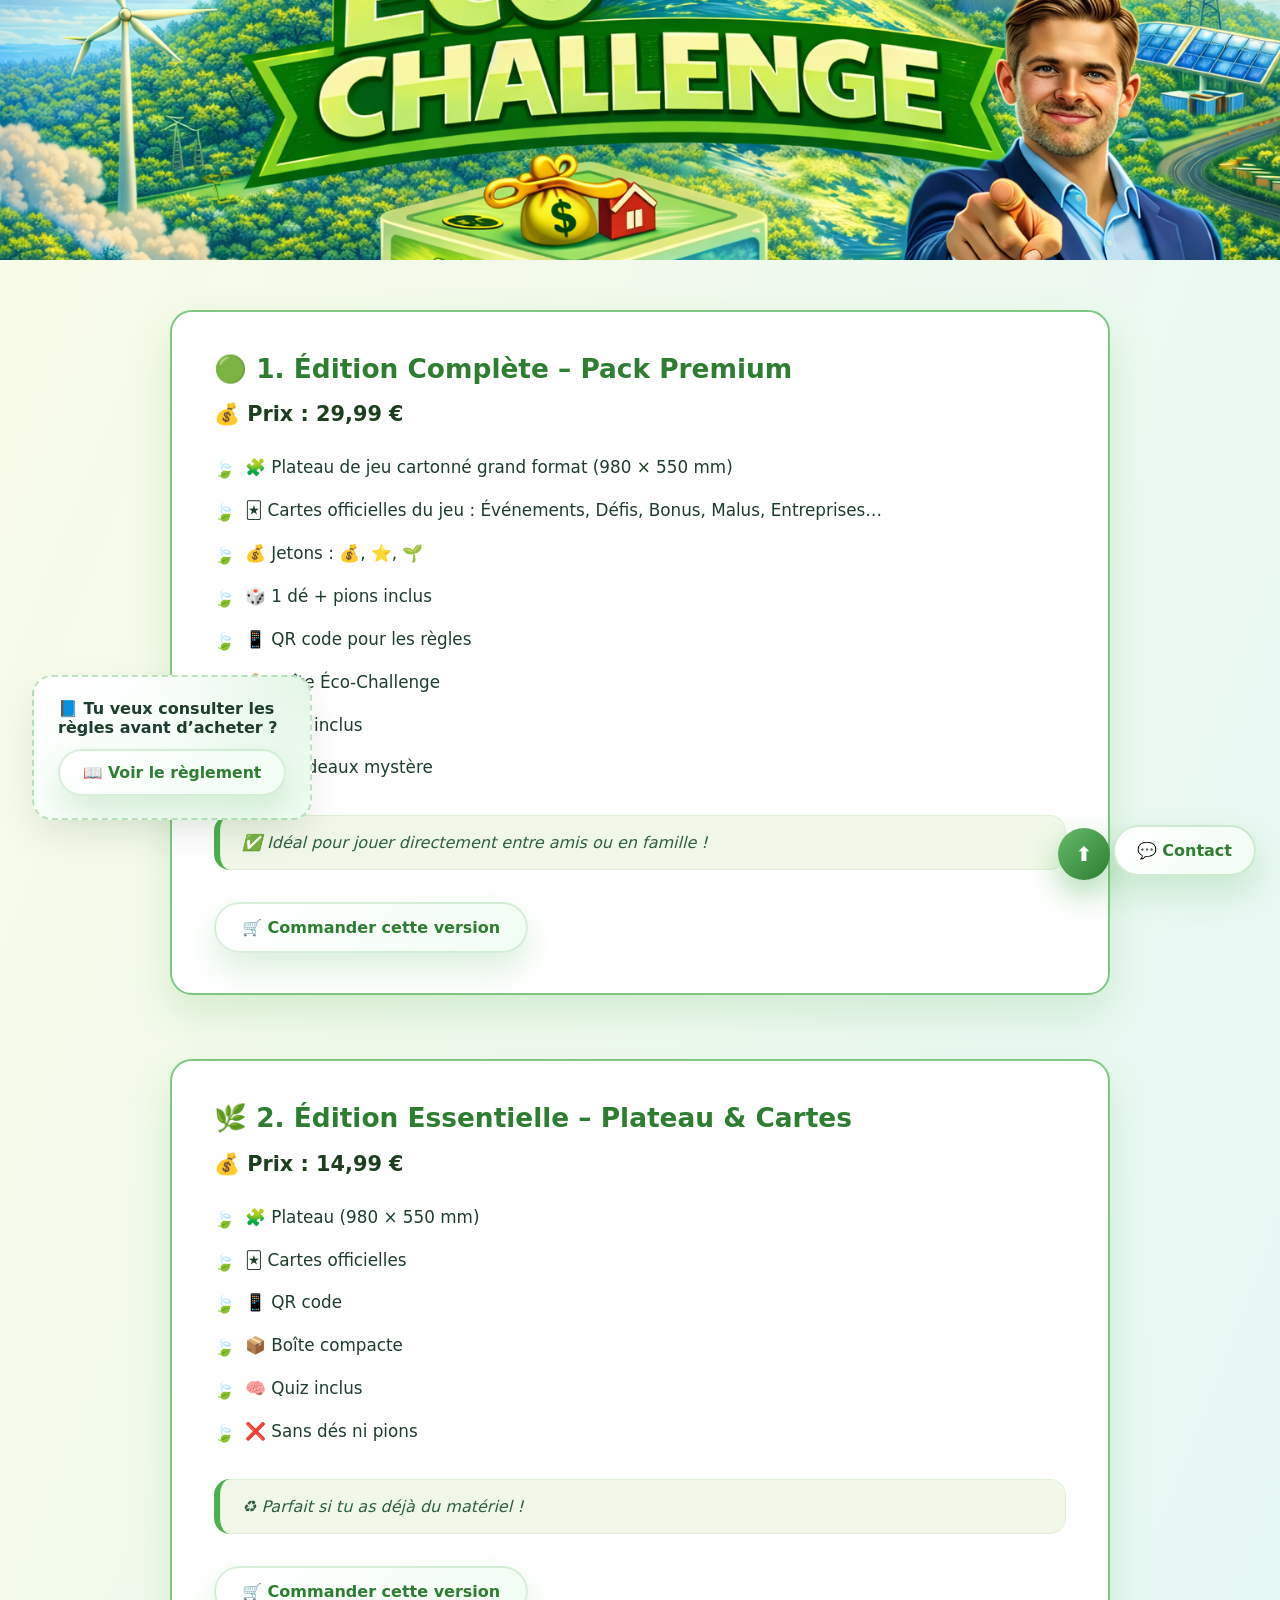
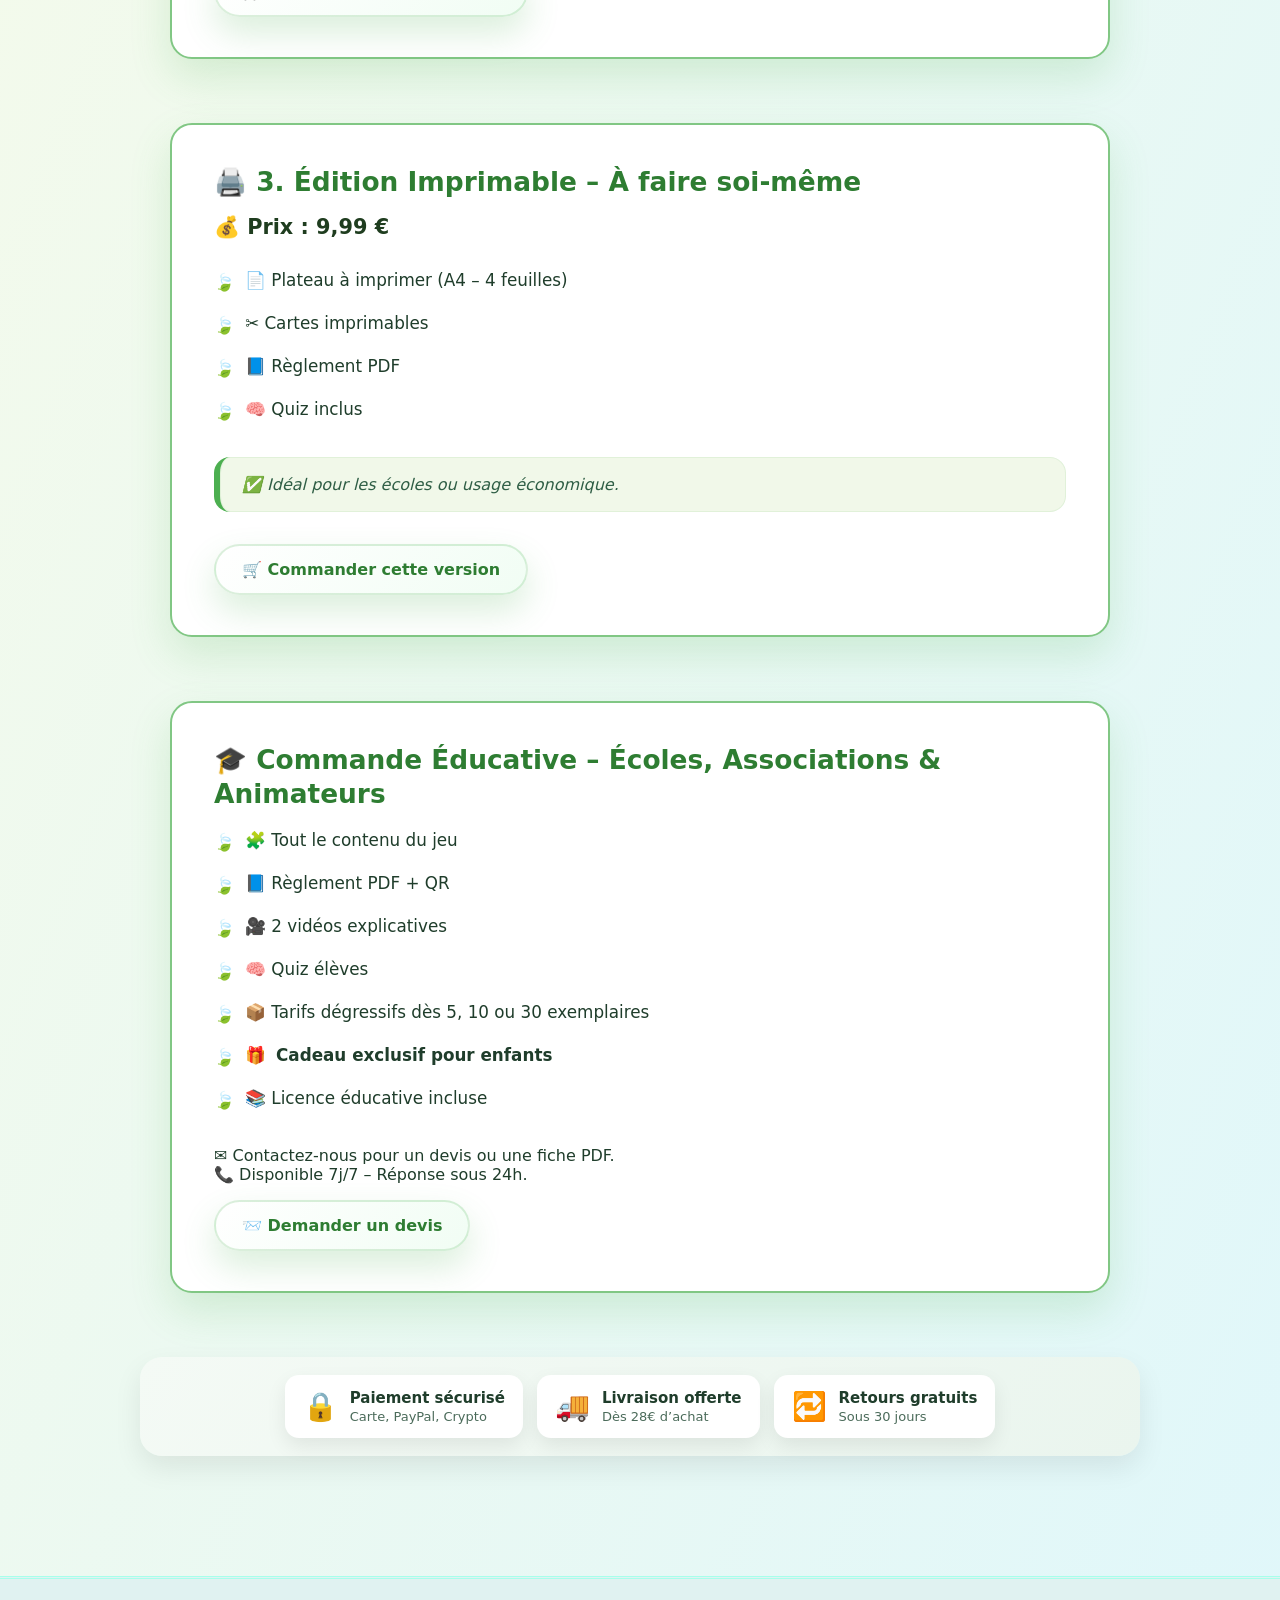
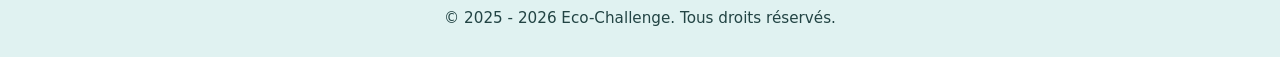
<file: landing.html>
<!DOCTYPE html>
<html lang="fr">
<head>
    <meta charset="UTF-8"/>
    <link type="image/png" rel="icon" href="assets/images/favicon.png">
    <meta name="viewport" content="width=device-width, initial-scale=1.0"/>
    <title>Éco-Challenge Jeu de société</title>
    <link rel="stylesheet" href="css/landing.css"/>
</head>
<body>

<header class="hero">
    <img src="assets/images/landing/eco-challenge-version-prix.png" alt="Éco-Challenge" class="hero-img">
</header>

<main>
    <section class="version">
        <h3>🟢 1. Édition Complète – Pack Premium</h3>
        <p class="price">💰 Prix : 29,99 €</p>
        <ul>
            <li>🧩 Plateau de jeu cartonné grand format (980 × 550 mm)</li>
            <li>🃏 Cartes officielles du jeu : Événements, Défis, Bonus, Malus, Entreprises…</li>
            <li>💰 Jetons : 💰, ⭐, 🌱</li>
            <li>🎲 1 dé + pions inclus</li>
            <li>📱 QR code pour les règles</li>
            <li>📦 Boîte Éco‑Challenge</li>
            <li>🧠 Quiz inclus</li>
            <li>🎁 2 cadeaux mystère</li>
        </ul>
        <div class="tagline">✅ Idéal pour jouer directement entre amis ou en famille !</div>
        <a href="offer.html"
           class="button"
           onclick="showOrderForm(this)"
           data-version="Édition Complète">
            🛒 Commander cette version
        </a>
    </section>

    <section class="version">
        <h3>🌿 2. Édition Essentielle – Plateau & Cartes</h3>
        <p class="price">💰 Prix : 14,99 €</p>
        <ul>
            <li>🧩 Plateau (980 × 550 mm)</li>
            <li>🃏 Cartes officielles</li>
            <li>📱 QR code</li>
            <li>📦 Boîte compacte</li>
            <li>🧠 Quiz inclus</li>
            <li>❌ Sans dés ni pions</li>
        </ul>
        <div class="tagline">♻️ Parfait si tu as déjà du matériel !</div>
        <a href="offer.html"
           class="button"
           onclick="function showOrderForm(param) {}
           showOrderForm(this)"
           data-version="Édition Complète">
            🛒 Commander cette version
        </a>
    </section>

    <section class="version">
        <h3>🖨️ 3. Édition Imprimable – À faire soi-même</h3>
        <p class="price">💰 Prix : 9,99 €</p>
        <ul>
            <li>📄 Plateau à imprimer (A4 – 4 feuilles)</li>
            <li>✂️ Cartes imprimables</li>
            <li>📘 Règlement PDF</li>
            <li>🧠 Quiz inclus</li>
        </ul>
        <div class="tagline">✅ Idéal pour les écoles ou usage économique.</div>
        <a href="offer.html"
           class="button"
           onclick="showOrderForm(this)"
           data-version="Édition Complète">
            🛒 Commander cette version
        </a>
    </section>

    <section id="contact" class="version">
        <h3>🎓 Commande Éducative – Écoles, Associations & Animateurs</h3>
        <ul>
            <li>🧩 Tout le contenu du jeu</li>
            <li>📘 Règlement PDF + QR</li>
            <li>🎥 2 vidéos explicatives</li>
            <li>🧠 Quiz élèves</li>
            <li>📦 Tarifs dégressifs dès 5, 10 ou 30 exemplaires</li>
            <li>🎁 <strong>Cadeau exclusif pour enfants</strong></li>
            <li>📚 Licence éducative incluse</li>
        </ul>
        <p class="highlight">
            ✉️ Contactez-nous pour un devis ou une fiche PDF.<br>
            📞 Disponible 7j/7 – Réponse sous 24h.
        </p>
        <a href="mailto:eco.challenge06400@gmail.com" class="button">📨 Demander un devis</a>
    </section>

    <button id="contactBtn" type="button">💬 Contact</button>
    <div id="contactPanel">
        <button id="contactClose">✖</button>
        <p class="contact-intro">
            <strong>Bonjour, ici Eco-Challenge 🌱</strong><br>
            Vous pouvez nous écrire pour toute question ou demande d’assistance.
            Notre équipe vous répondra dans les plus brefs délais.
        </p>
        <p class="contact-intro">
            Service client disponible <strong>24h/24 et 7j/7</strong>.
        </p>
        <div class="contact-block">
            <p>
                <span class="icon">📧</span>
                <strong>Mail :</strong>
                <a href="mailto:eco.challenge06400@gmail.com">eco.challenge06400@gmail.com</a>
            </p>
            <p>
                <span class="icon">📞</span>
                <strong>Téléphone :</strong>
                <a href="tel:+33612345678">06 12 34 56 78</a>
                <span class="note">(appel / WhatsApp)</span>
            </p>
        </div>
    </div>
</main>

<div class="rappel-règlement">
    📘 Tu veux consulter les règles avant d’acheter ?
    <a href="guide.html" class="button small">📖 Voir le règlement</a>
</div>

<a href="#" class="back-to-top" title="Remonter en haut">⬆️</a>

<section class="infos-bar">
    <div class="info-card">
        <span class="info-icon">🔒</span>
        <div>
            <strong>Paiement sécurisé</strong>
            <p>Carte, PayPal, Crypto</p>
        </div>
    </div>

    <div class="info-card">
        <span class="info-icon">🚚</span>
        <div>
            <strong>Livraison offerte</strong>
            <p>Dès 28€ d’achat</p>
        </div>
    </div>

    <div class="info-card">
        <span class="info-icon">🔁</span>
        <div>
            <strong>Retours gratuits</strong>
            <p>Sous 30 jours</p>
        </div>
    </div>
</section>

<footer>
    © 2025 - 2026 Eco-Challenge. Tous droits réservés.
</footer>

<script src="js/landing.js" defer></script>

</body>
</html>
</file>
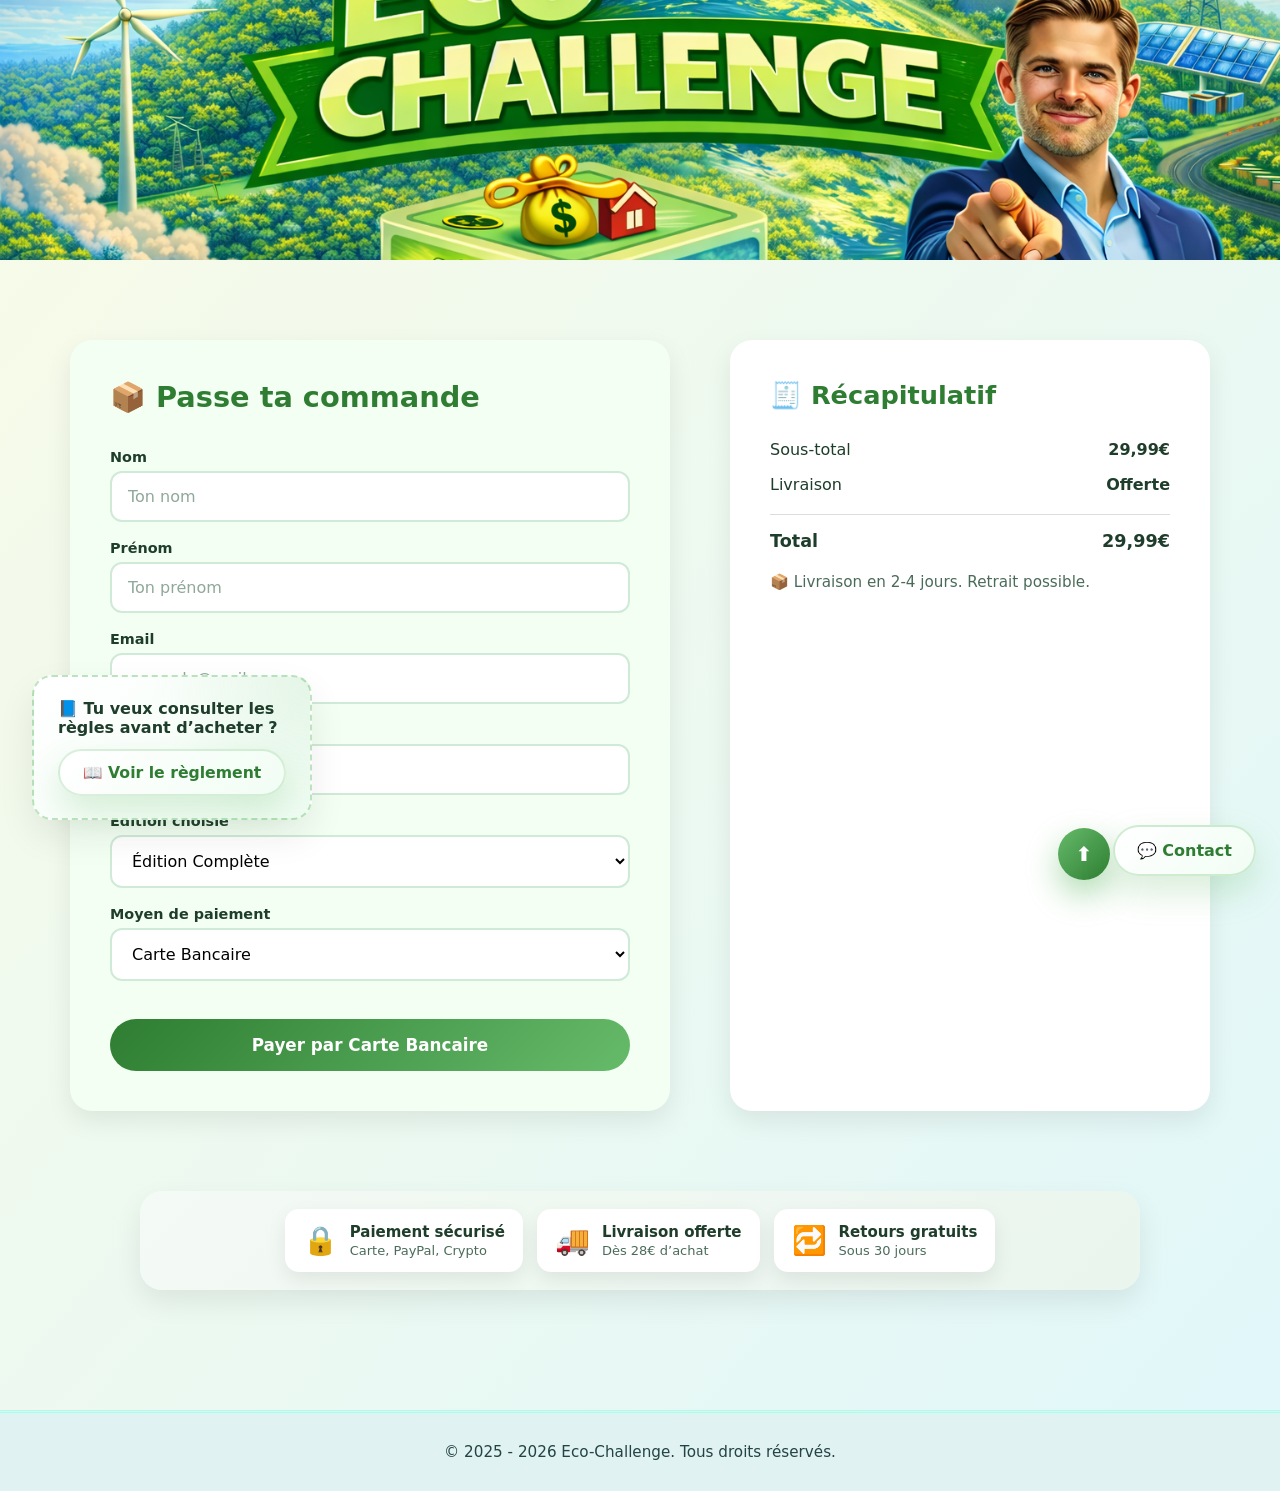
<file: offer.html>
<!DOCTYPE html>
<html lang="fr">
<head>
    <meta charset="UTF-8"/>
    <link type="image/png" rel="icon" href="assets/images/favicon.png">
    <meta name="viewport" content="width=device-width, initial-scale=1.0"/>
    <title>Éco-Challenge Jeu de société</title>
    <link rel="stylesheet" href="css/landing.css"/>
</head>

<body>

<header class="hero">
    <img src="assets/images/landing/eco-challenge-version-prix.png" alt="Éco-Challenge" class="hero-img">
</header>

<main>
    <button id="contactBtn" type="button">💬 Contact</button>
    <div id="contactPanel">
        <button id="contactClose">✖</button>
        <p class="contact-intro">
            <strong>Bonjour, ici Eco-Challenge 🌱</strong><br>
            Vous pouvez nous écrire pour toute question ou demande d’assistance.
            Notre équipe vous répondra dans les plus brefs délais.
        </p>
        <p class="contact-intro">
            Service client disponible <strong>24h/24 et 7j/7</strong>.
        </p>
        <div class="contact-block">
            <p>
                <span class="icon">📧</span>
                <strong>Mail :</strong>
                <a href="mailto:eco.challenge06400@gmail.com">eco.challenge06400@gmail.com</a>
            </p>
            <p>
                <span class="icon">📞</span>
                <strong>Téléphone :</strong>
                <a href="tel:+33612345678">06 12 34 56 78</a>
                <span class="note">(appel / WhatsApp)</span>
            </p>
        </div>
    </div>
</main>

<div class="rappel-règlement">
    📘 Tu veux consulter les règles avant d’acheter ?
    <a href="guide.html" class="button small">📖 Voir le règlement</a>
</div>

<a href="#" class="back-to-top" title="Remonter en haut">⬆️</a>

<section class="order-section">
    <div class="order-form">
        <h2>📦 Passe ta commande</h2>
        <form id="commandeForm">
            <label>Nom <input type="text" placeholder="Ton nom" required></label>
            <label>Prénom <input type="text" placeholder="Ton prénom" required></label>
            <label>Email <input type="email" placeholder="exemple@mail.com" required></label>
            <label>Adresse <input type="text" placeholder="Ton adresse complète" required></label>

            <label>Édition choisie
                <select id="editionSelect" required>
                    <option value="complete">Édition Complète</option>
                    <option value="classique">Édition Classique</option>
                    <option value="imprimable">Édition Imprimable</option>
                </select>
            </label>

            <label>Moyen de paiement
                <select id="paiementSelect" required>
                    <option value="carte">Carte Bancaire</option>
                    <option value="paypal">PayPal</option>
                    <option value="crypto">Crypto</option>
                </select>
            </label>
            <button type="submit" id="btnPaiement" class="btn-black">Procéder au paiement</button>
            <button type="button" id="btnPaypal" class="btn-paypal" style="display: none;">Payer avec
                <strong>PayPal</strong></button>
        </form>
    </div>

    <div class="order-summary">
        <h3>🧾 Récapitulatif</h3>
        <ul>
            <li><span>Sous-total</span><strong id="sousTotal">35,00€</strong></li>
            <li><span>Livraison</span><strong id="livraison">Offerte</strong></li>
            <li class="total"><span>Total</span><strong id="total">35,00€</strong></li>
        </ul>
        <p class="note">📦 Livraison en 2-4 jours. Retrait possible.</p>
    </div>
</section>

<section class="infos-bar">
    <div class="info-card">
        <span class="info-icon">🔒</span>
        <div>
            <strong>Paiement sécurisé</strong>
            <p>Carte, PayPal, Crypto</p>
        </div>
    </div>

    <div class="info-card">
        <span class="info-icon">🚚</span>
        <div>
            <strong>Livraison offerte</strong>
            <p>Dès 28€ d’achat</p>
        </div>
    </div>

    <div class="info-card">
        <span class="info-icon">🔁</span>
        <div>
            <strong>Retours gratuits</strong>
            <p>Sous 30 jours</p>
        </div>
    </div>
</section>

<footer>
    © 2025 - 2026 Eco-Challenge. Tous droits réservés.
</footer>

<script src="js/landing.js" defer></script>

</body>
</html>
</file>
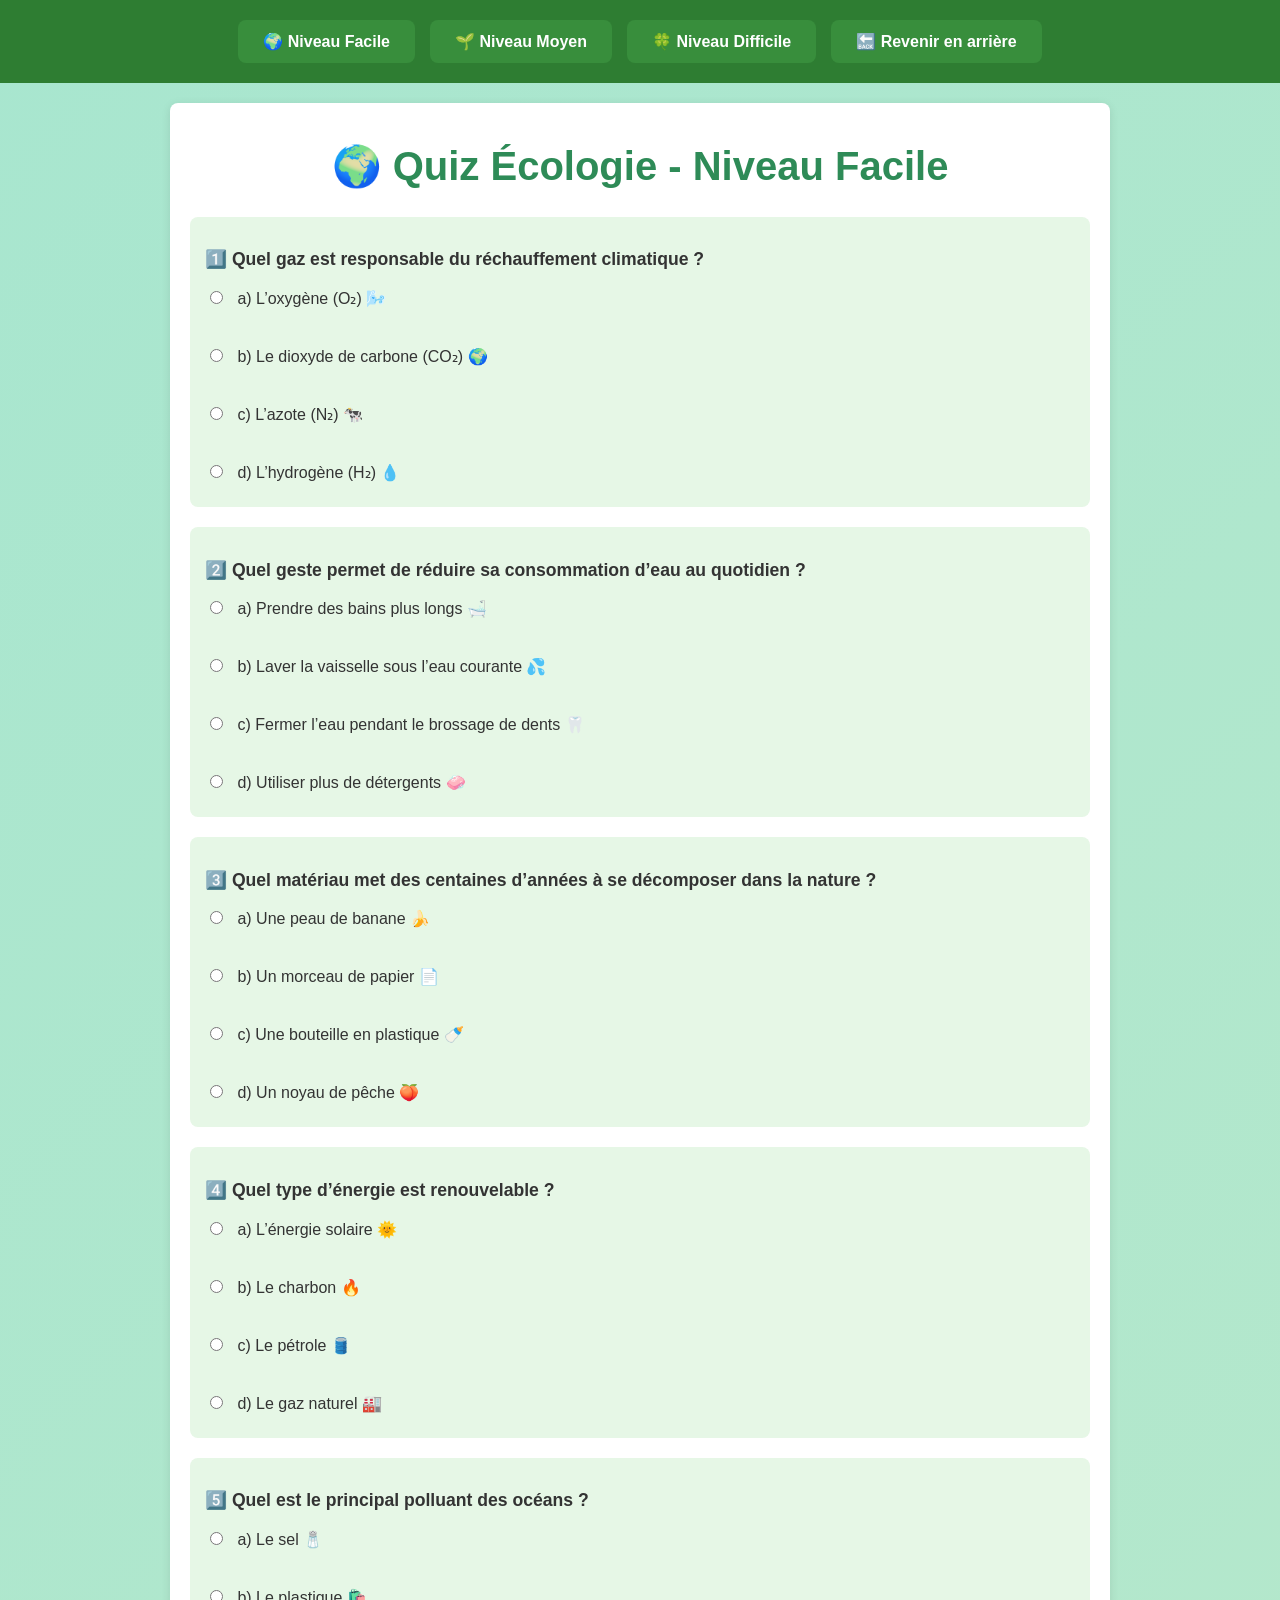
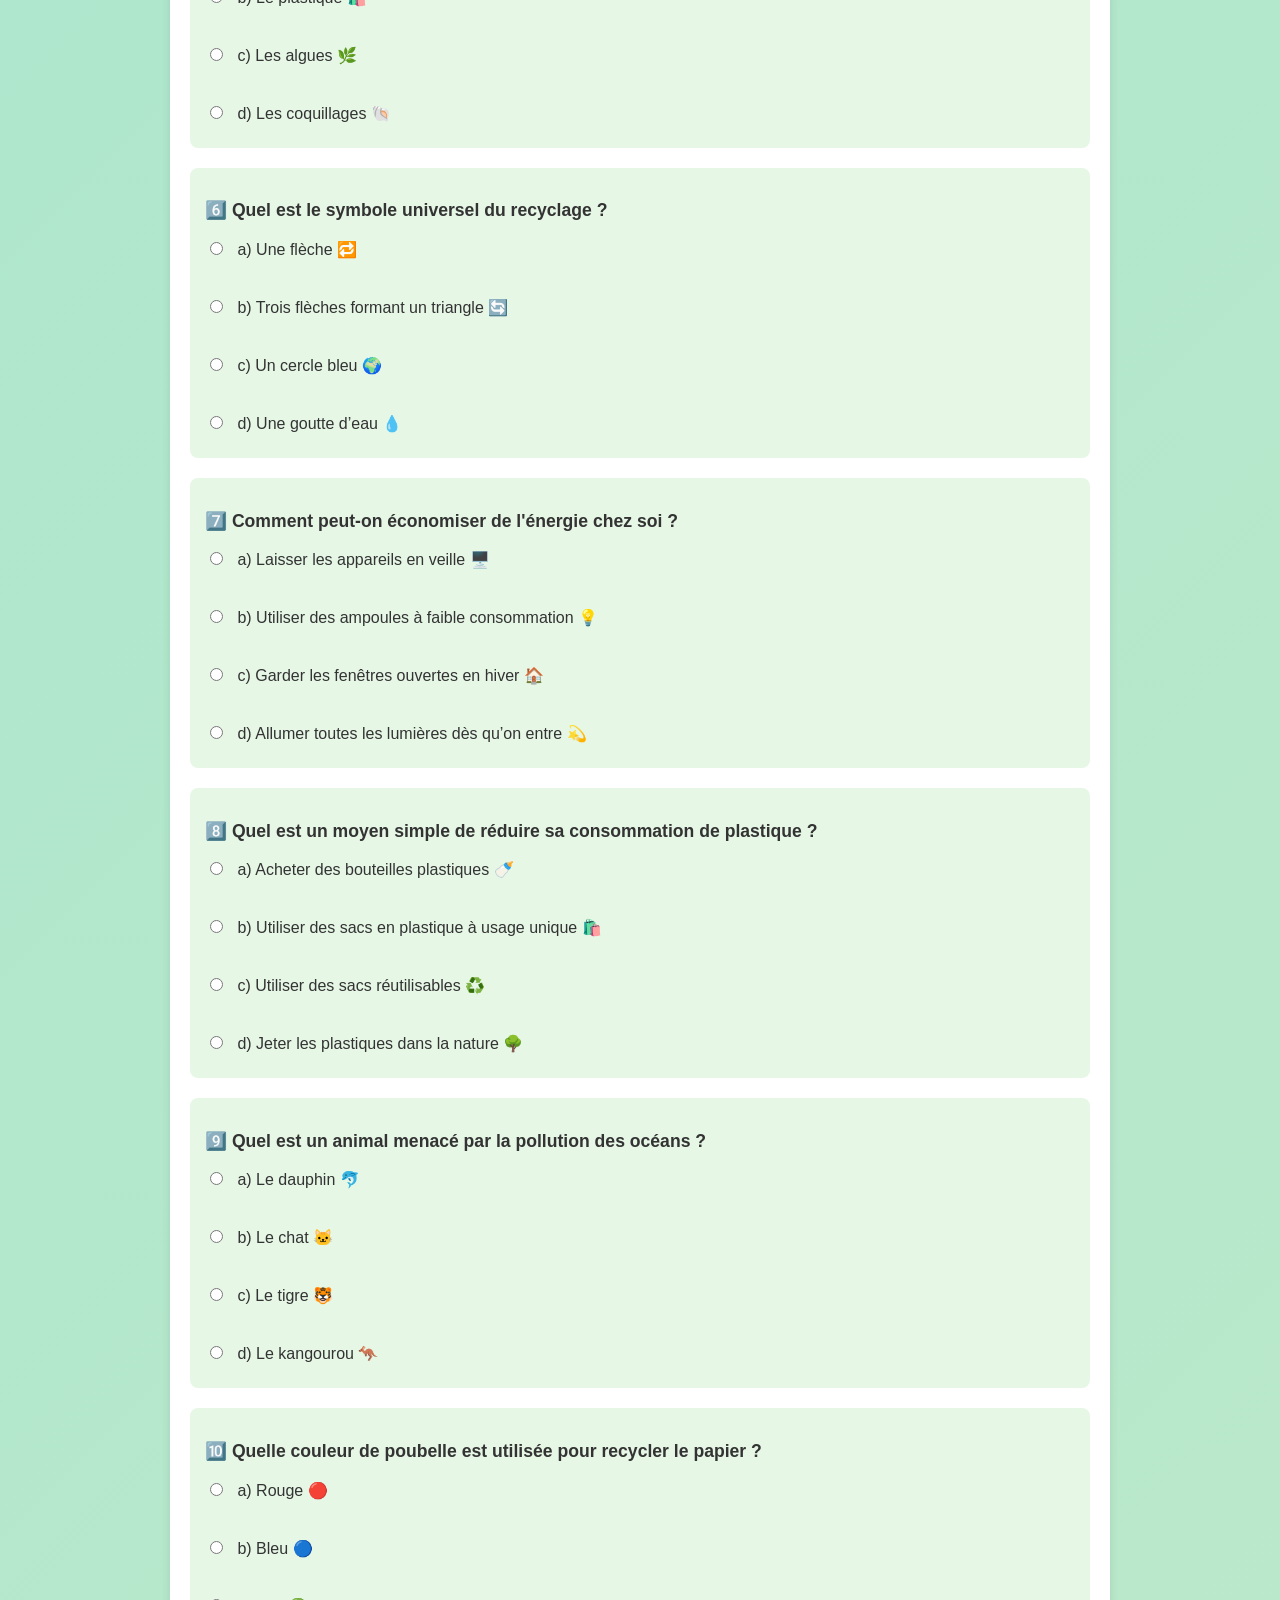
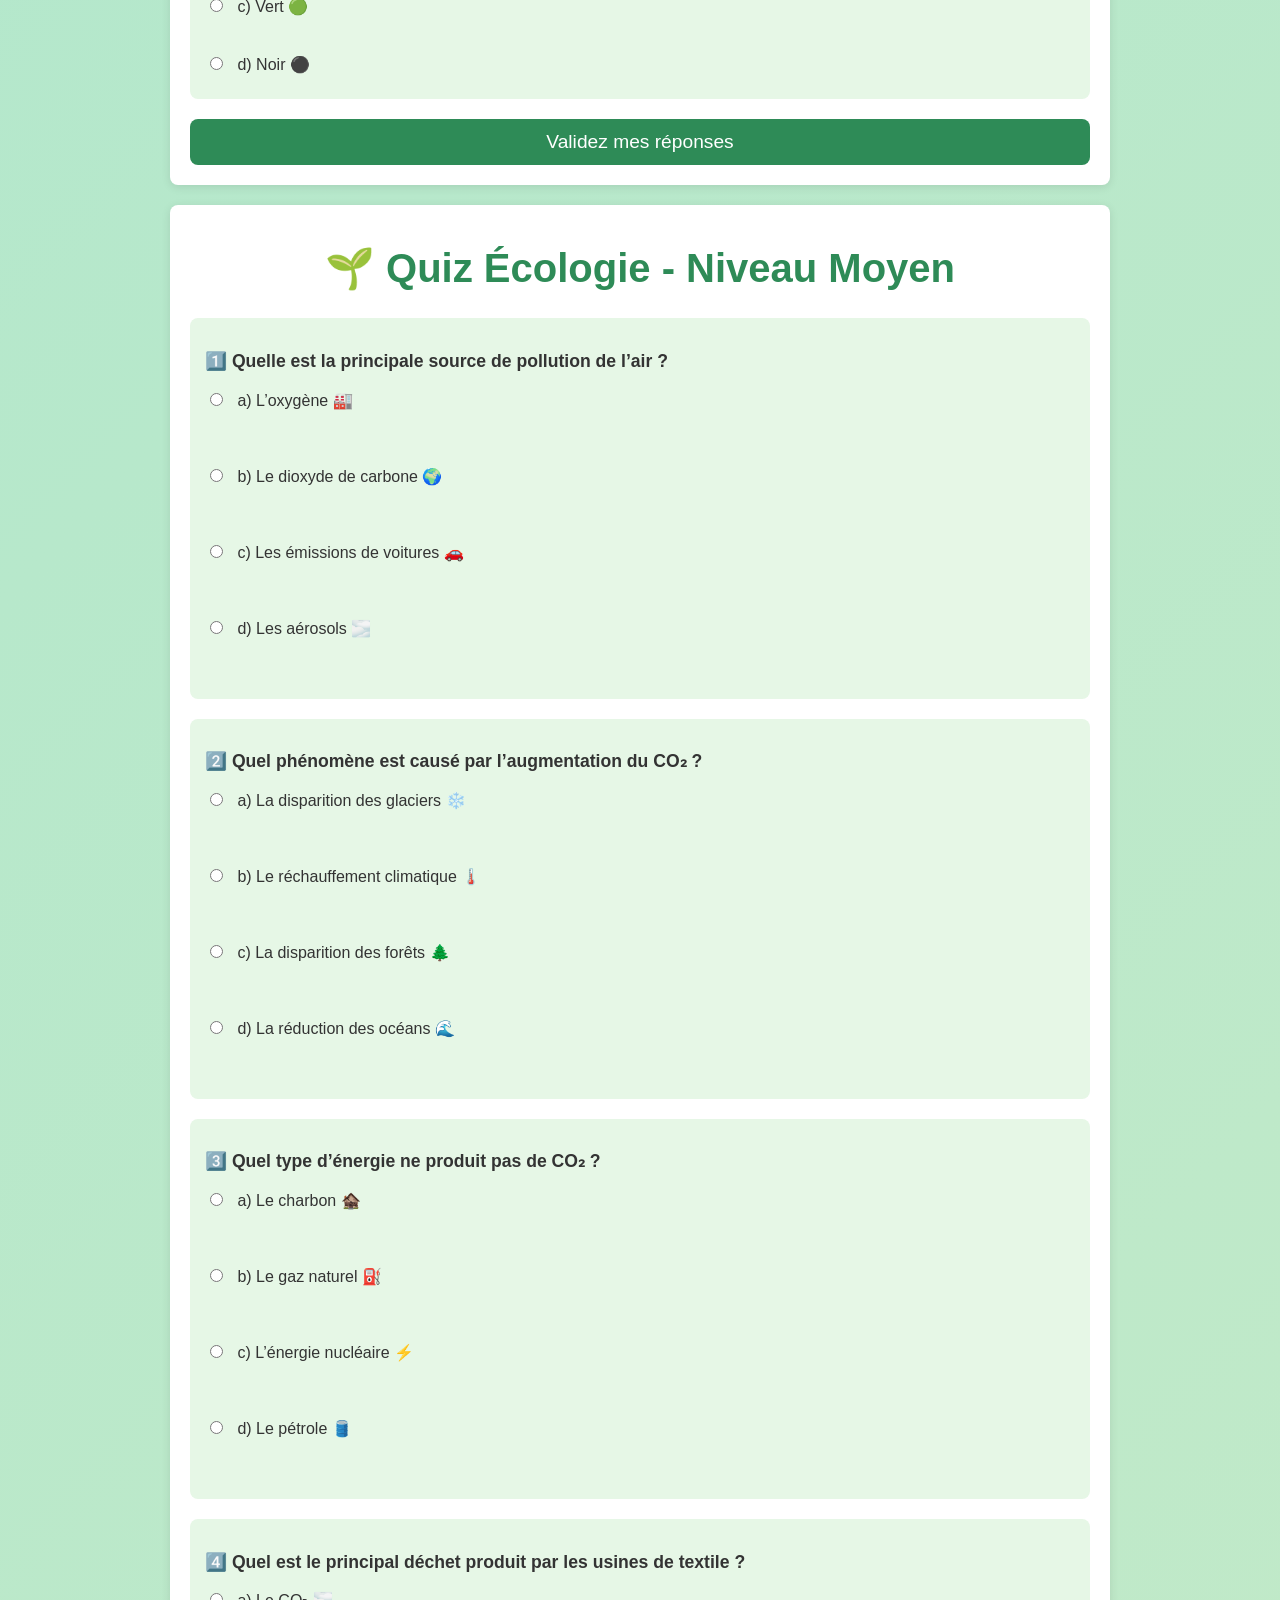
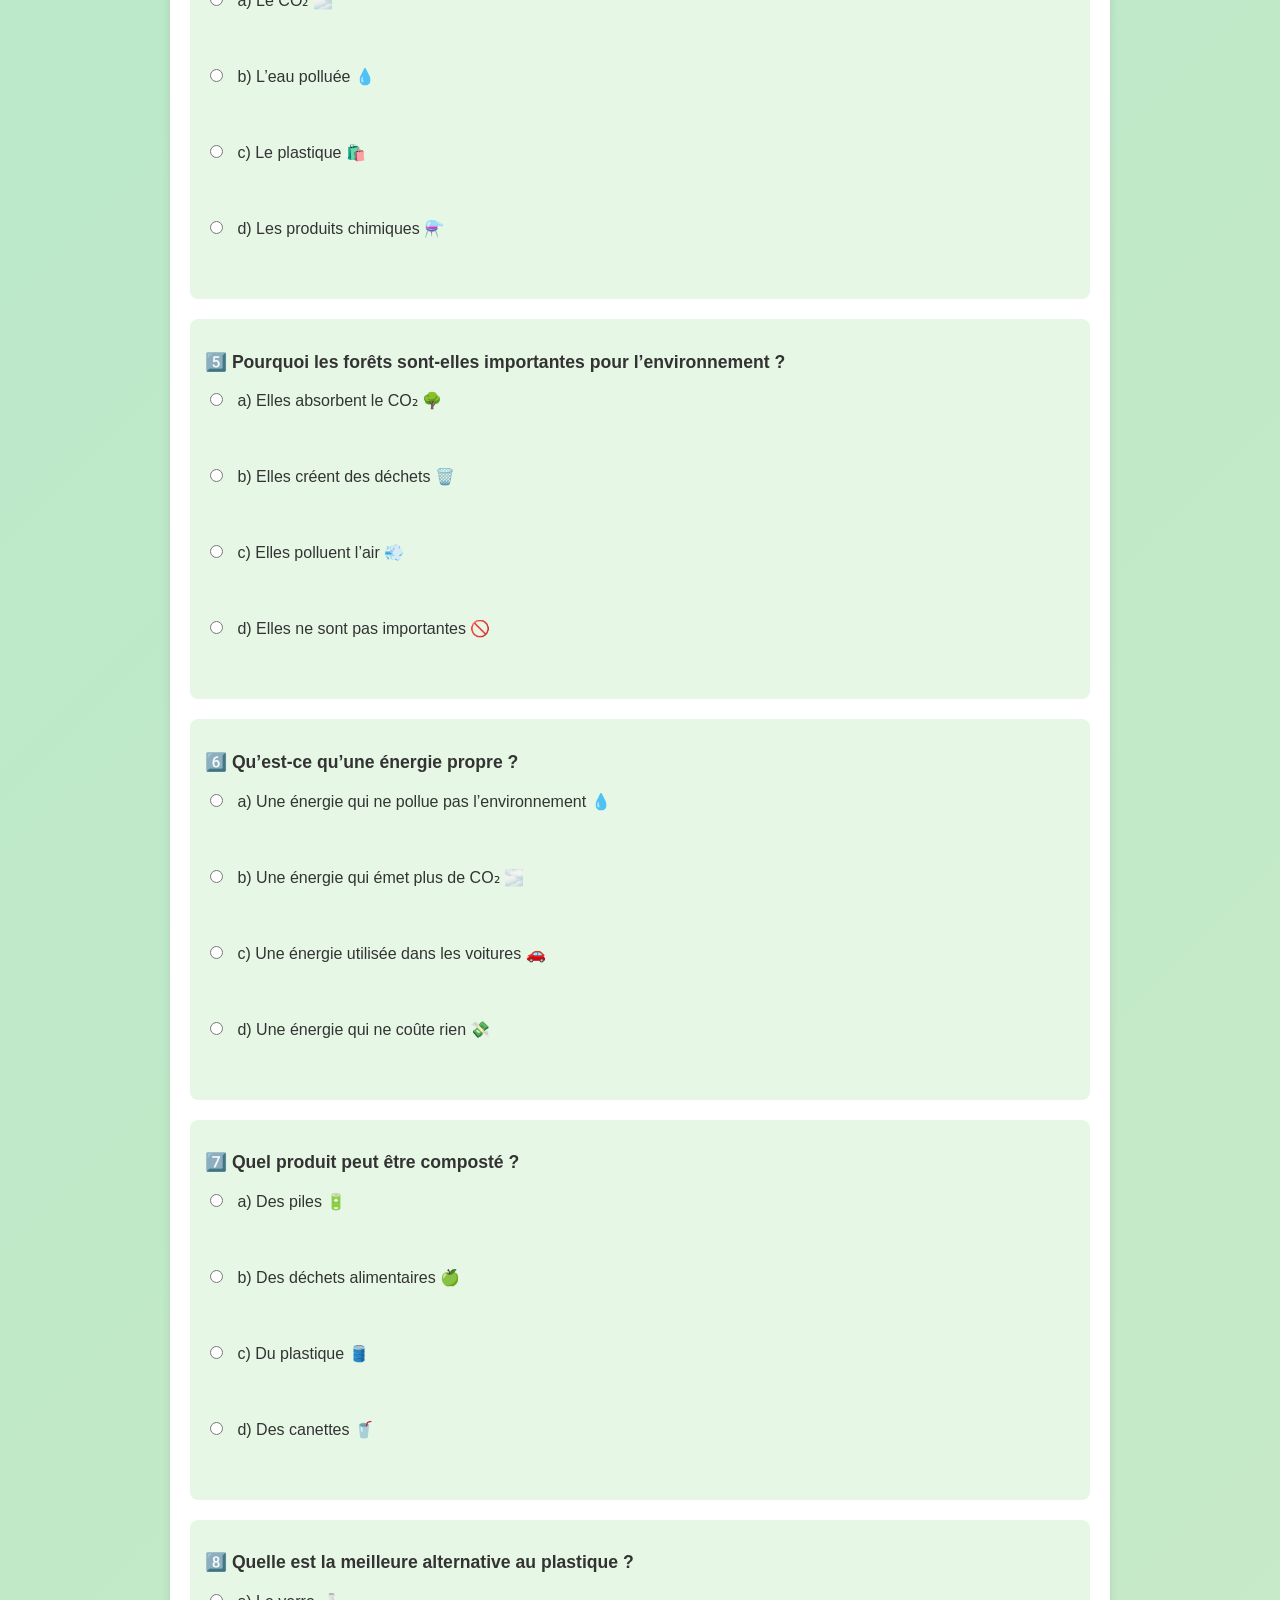
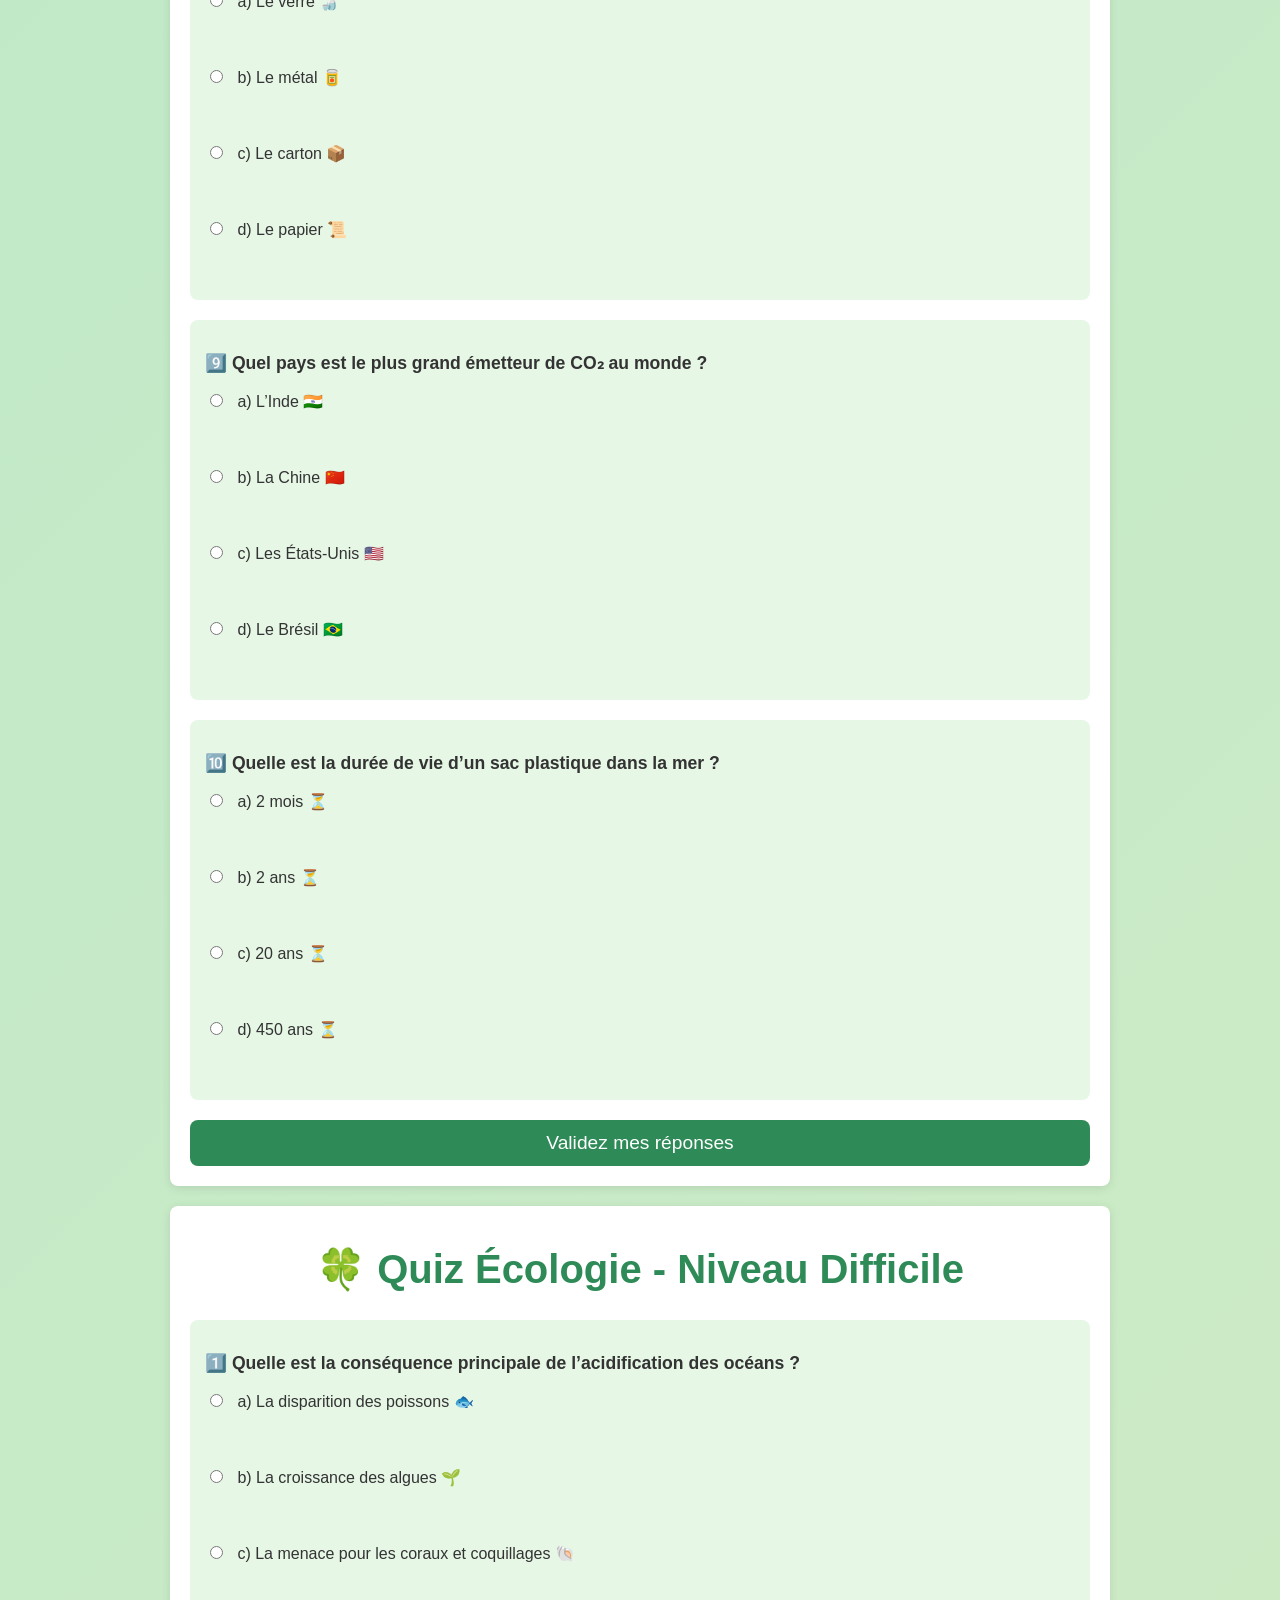
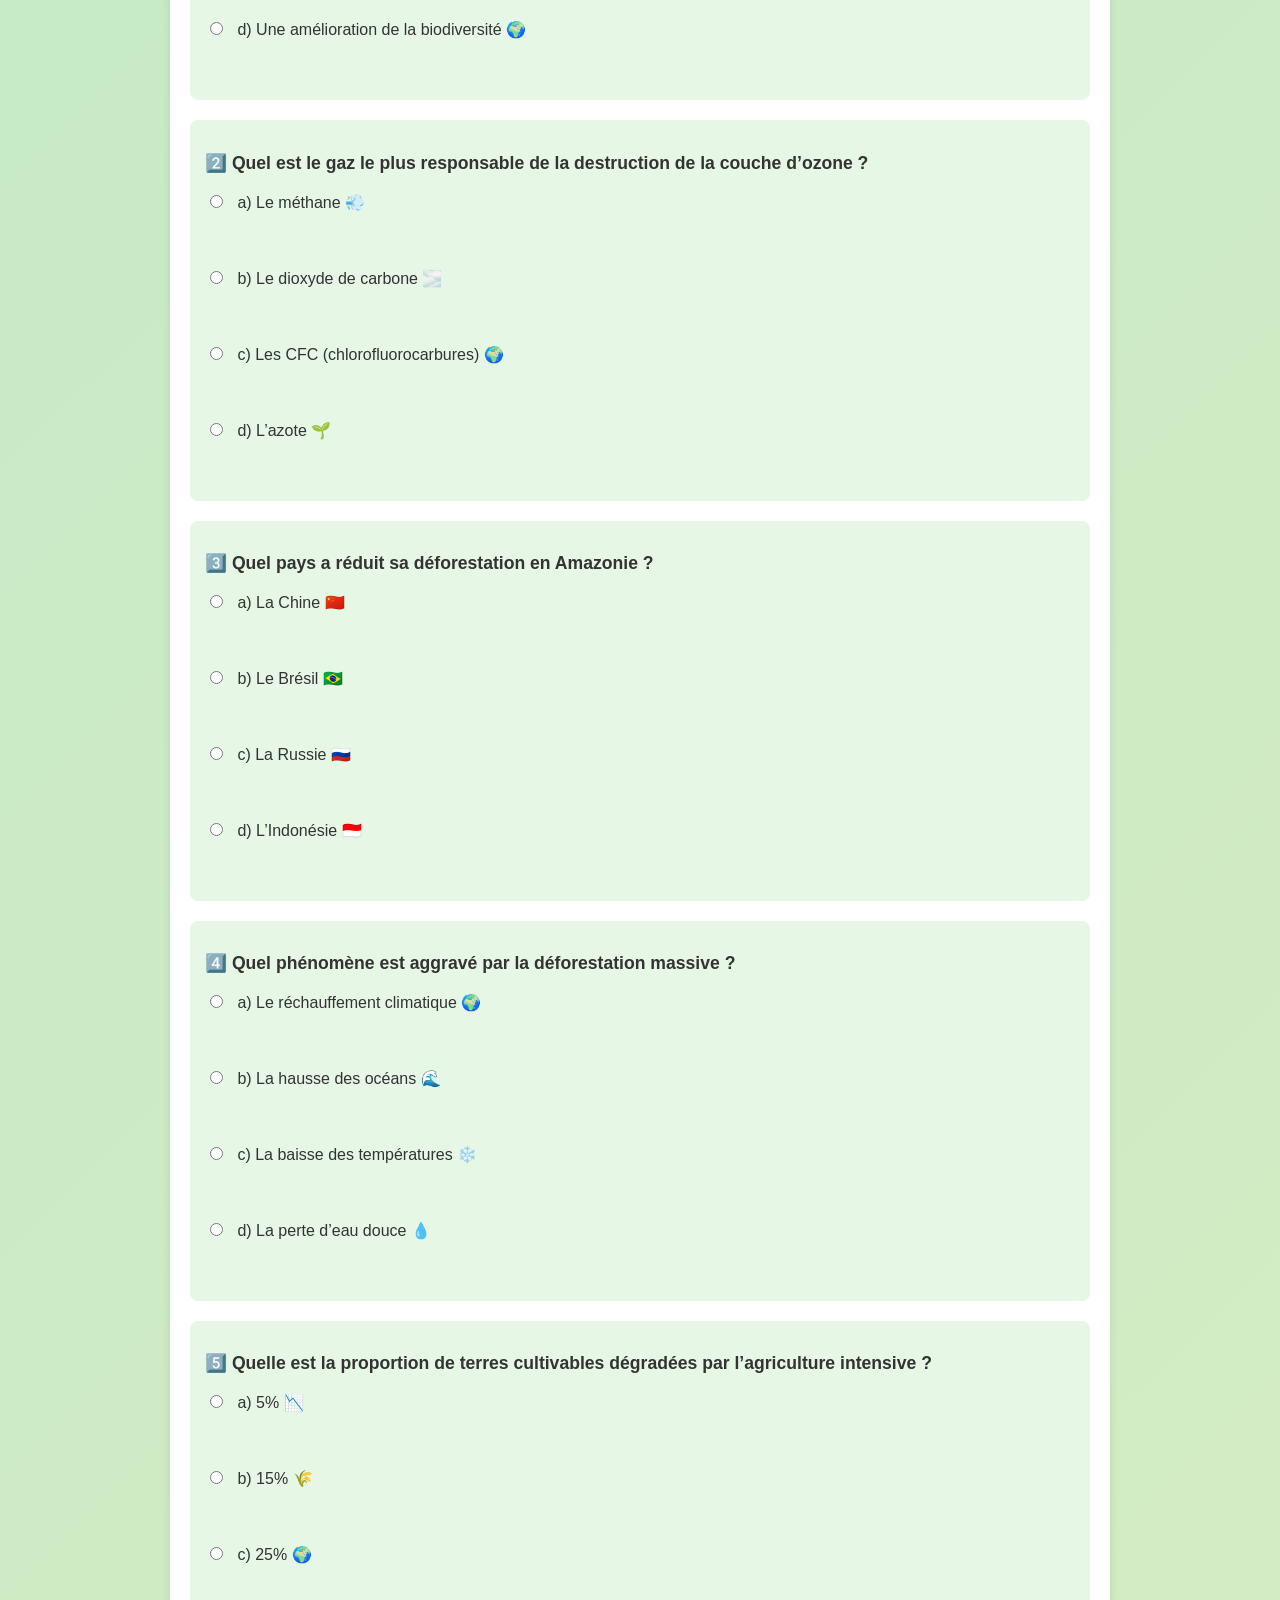
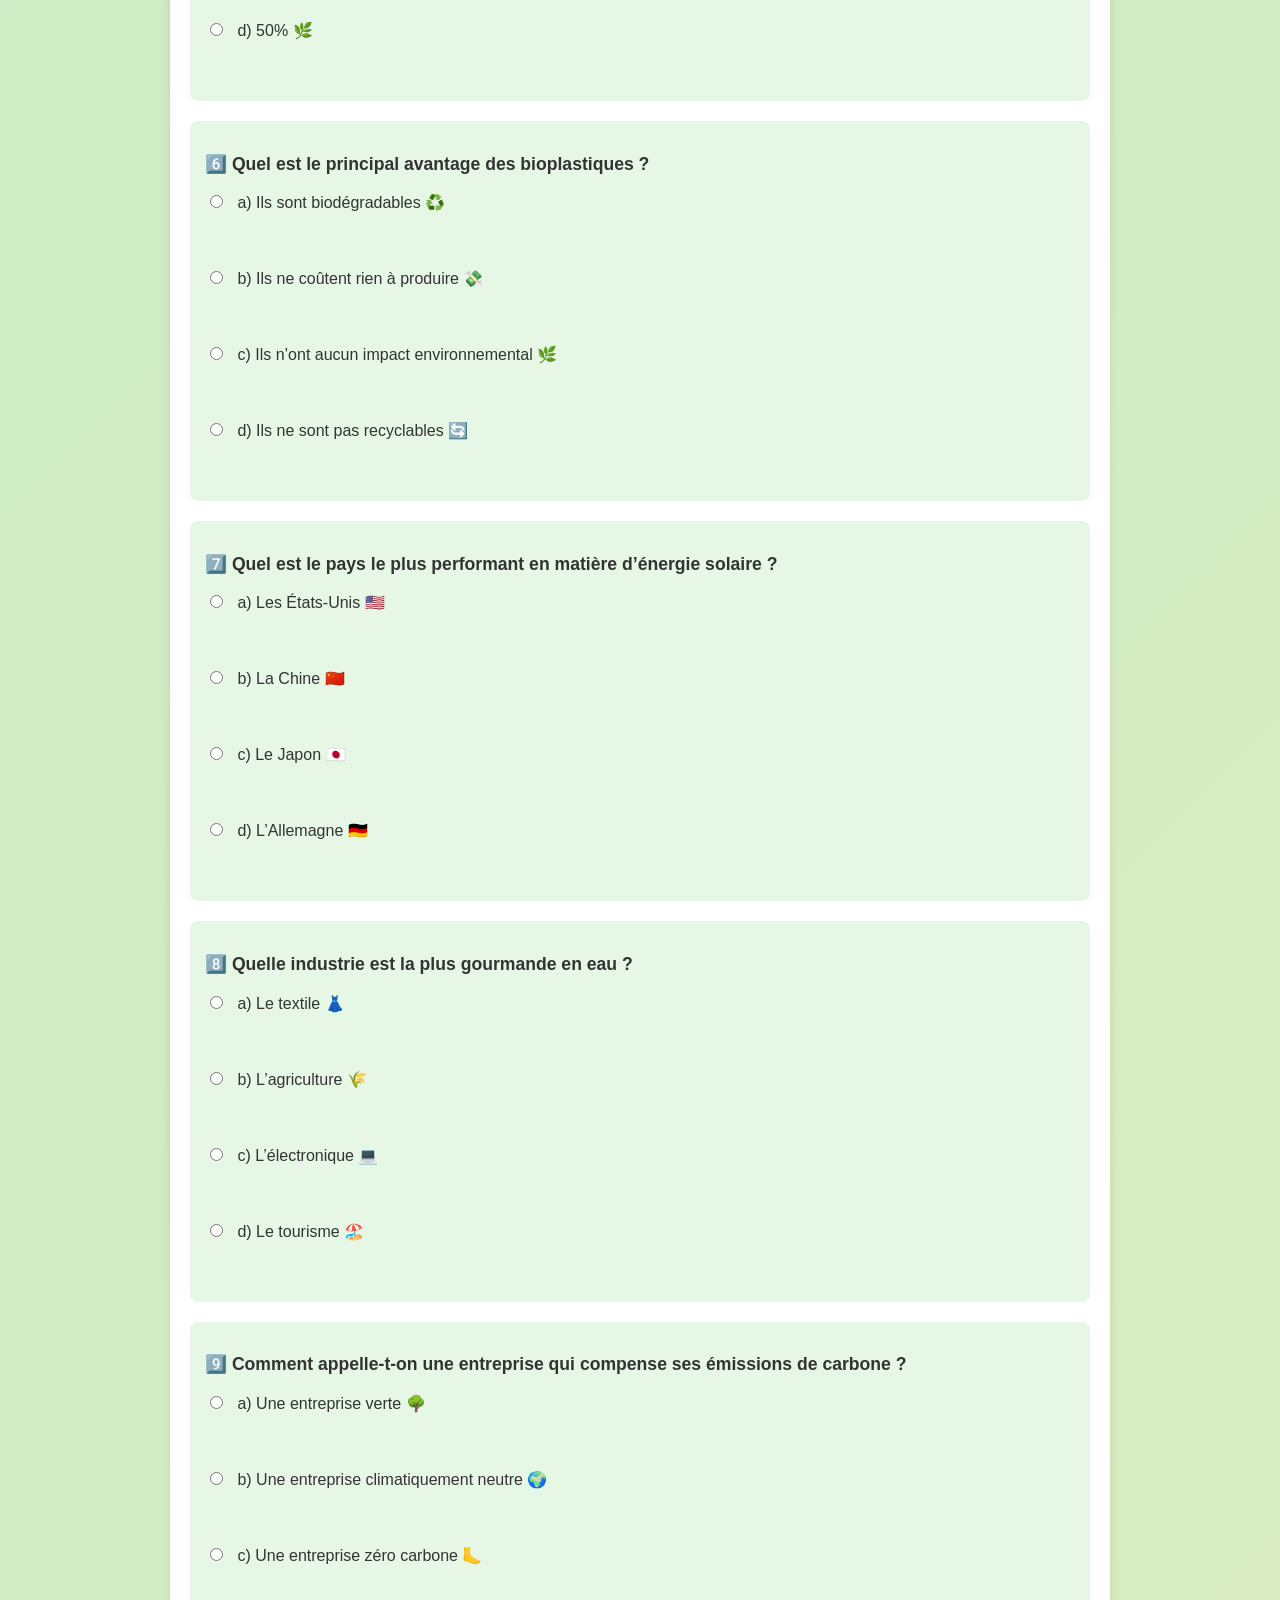
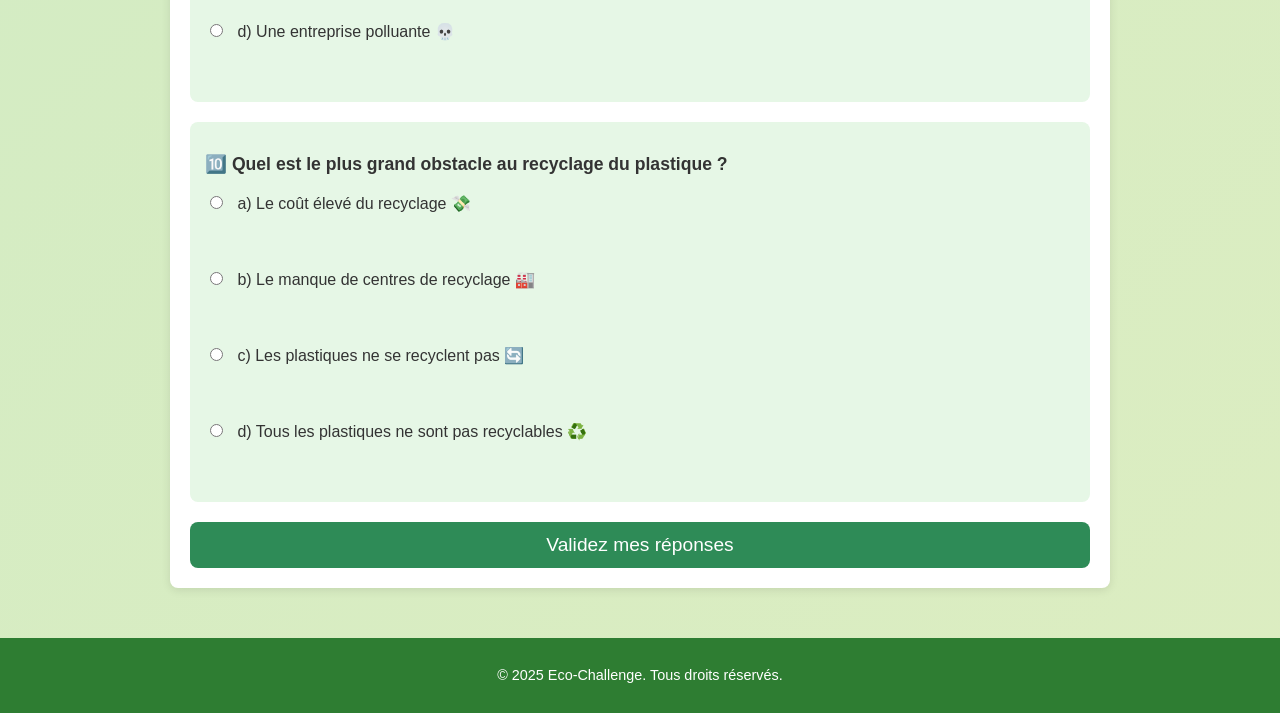
<file: quizz.html>
<!DOCTYPE html>
<html lang="fr">

<head>
    <link type="image/png" rel="icon" href="assets/images/favicon.png">
    <meta charset="UTF-8">
    <meta name="viewport" content="width=device-width, initial-scale=1.0">
    <title>Quiz Écologique - Niveau Facile</title>
    <link rel="stylesheet" href="css/guide/general.css">
    <link rel="stylesheet" href="css/guide/quizz.css">
</head>

<body>

    <nav class="menu">
        <a class="menuitem" href="#Facile">🌍 Niveau Facile</a>
        <a class="menuitem" href="#Moyen">🌱 Niveau Moyen</a>
        <a class="menuitem" href="#Difficile">🍀 Niveau Difficile</a>
        <a class="menuitem" href="guide.html"> 🔙 Revenir en arrière</a>
    </nav>

    <form id="formFacile">
        <h1 id="Facile">🌍 Quiz Écologie - Niveau Facile</h1>

        <div class="question">
            <p><strong>1️⃣ Quel gaz est responsable du réchauffement climatique ?</strong></p>
            <label><input type="radio" name="q1" value="a"> a) L’oxygène (O₂) 🌬️</label><br>
            <label><input type="radio" name="q1" value="b"> b) Le dioxyde de carbone (CO₂) 🌍</label><br>
            <label><input type="radio" name="q1" value="c"> c) L’azote (N₂) 🐄</label><br>
            <label><input type="radio" name="q1" value="d"> d) L’hydrogène (H₂) 💧</label>
        </div>

        <div class="question">
            <p><strong>2️⃣ Quel geste permet de réduire sa consommation d’eau au quotidien ?</strong></p>
            <label><input type="radio" name="q2" value="a"> a) Prendre des bains plus longs 🛁</label><br>
            <label><input type="radio" name="q2" value="b"> b) Laver la vaisselle sous l’eau courante 💦</label><br>
            <label><input type="radio" name="q2" value="c"> c) Fermer l’eau pendant le brossage de dents 🦷</label><br>
            <label><input type="radio" name="q2" value="d"> d) Utiliser plus de détergents 🧼</label>
        </div>

        <div class="question">
            <p><strong>3️⃣ Quel matériau met des centaines d’années à se décomposer dans la nature ?</strong></p>
            <label><input type="radio" name="q3" value="a"> a) Une peau de banane 🍌</label><br>
            <label><input type="radio" name="q3" value="b"> b) Un morceau de papier 📄</label><br>
            <label><input type="radio" name="q3" value="c"> c) Une bouteille en plastique 🍼</label><br>
            <label><input type="radio" name="q3" value="d"> d) Un noyau de pêche 🍑</label>
        </div>

        <div class="question">
            <p><strong>4️⃣ Quel type d’énergie est renouvelable ?</strong></p>
            <label><input type="radio" name="q4" value="a"> a) L’énergie solaire 🌞</label><br>
            <label><input type="radio" name="q4" value="b"> b) Le charbon 🔥</label><br>
            <label><input type="radio" name="q4" value="c"> c) Le pétrole 🛢️</label><br>
            <label><input type="radio" name="q4" value="d"> d) Le gaz naturel 🏭</label>
        </div>

        <div class="question">
            <p><strong>5️⃣ Quel est le principal polluant des océans ?</strong></p>
            <label><input type="radio" name="q5" value="a"> a) Le sel 🧂</label><br>
            <label><input type="radio" name="q5" value="b"> b) Le plastique 🛍️</label><br>
            <label><input type="radio" name="q5" value="c"> c) Les algues 🌿</label><br>
            <label><input type="radio" name="q5" value="d"> d) Les coquillages 🐚</label>
        </div>

        <div class="question">
            <p><strong>6️⃣ Quel est le symbole universel du recyclage ?</strong></p>
            <label><input type="radio" name="q6" value="a"> a) Une flèche 🔁</label><br>
            <label><input type="radio" name="q6" value="b"> b) Trois flèches formant un triangle 🔄</label><br>
            <label><input type="radio" name="q6" value="c"> c) Un cercle bleu 🌍</label><br>
            <label><input type="radio" name="q6" value="d"> d) Une goutte d’eau 💧</label>
        </div>

        <div class="question">
            <p><strong>7️⃣ Comment peut-on économiser de l'énergie chez soi ?</strong></p>
            <label><input type="radio" name="q7" value="a"> a) Laisser les appareils en veille 🖥️</label><br>
            <label><input type="radio" name="q7" value="b"> b) Utiliser des ampoules à faible consommation
                💡</label><br>
            <label><input type="radio" name="q7" value="c"> c) Garder les fenêtres ouvertes en hiver 🏠</label><br>
            <label><input type="radio" name="q7" value="d"> d) Allumer toutes les lumières dès qu’on entre 💫</label>
        </div>

        <div class="question">
            <p><strong>8️⃣ Quel est un moyen simple de réduire sa consommation de plastique ?</strong></p>
            <label><input type="radio" name="q8" value="a"> a) Acheter des bouteilles plastiques 🍼</label><br>
            <label><input type="radio" name="q8" value="b"> b) Utiliser des sacs en plastique à usage unique
                🛍️</label><br>
            <label><input type="radio" name="q8" value="c"> c) Utiliser des sacs réutilisables ♻️</label><br>
            <label><input type="radio" name="q8" value="d"> d) Jeter les plastiques dans la nature 🌳</label>
        </div>

        <div class="question">
            <p><strong>9️⃣ Quel est un animal menacé par la pollution des océans ?</strong></p>
            <label><input type="radio" name="q9" value="a"> a) Le dauphin 🐬</label><br>
            <label><input type="radio" name="q9" value="b"> b) Le chat 🐱</label><br>
            <label><input type="radio" name="q9" value="c"> c) Le tigre 🐯</label><br>
            <label><input type="radio" name="q9" value="d"> d) Le kangourou 🦘</label>
        </div>

        <div class="question">
            <p><strong>🔟 Quelle couleur de poubelle est utilisée pour recycler le papier ?</strong></p>
            <label><input type="radio" name="q10" value="a"> a) Rouge 🔴</label><br>
            <label><input type="radio" name="q10" value="b"> b) Bleu 🔵</label><br>
            <label><input type="radio" name="q10" value="c"> c) Vert 🟢</label><br>
            <label><input type="radio" name="q10" value="d"> d) Noir ⚫</label>
        </div>

        <button type="submit">Validez mes réponses</button>
    </form>

    <div id="resultContainerFacile"></div>

</body>

</html>


<!-- Quiz Niveau Moyen -->
<form id="formMoyen">
    <h1 id="Moyen">🌱 <strong>Quiz Écologie - Niveau Moyen</strong></h1>

    <div class="question">
        <p><strong>1️⃣ Quelle est la principale source de pollution de l’air ?</strong></p>
        <label><input type="radio" name="q1" value="a"> a) L’oxygène 🏭</label><br><br>
        <label><input type="radio" name="q1" value="b"> b) Le dioxyde de carbone 🌍</label><br><br>
        <label><input type="radio" name="q1" value="c"> c) Les émissions de voitures 🚗</label><br><br>
        <label><input type="radio" name="q1" value="d"> d) Les aérosols 🌫️</label><br><br>
    </div>

    <div class="question">
        <p><strong>2️⃣ Quel phénomène est causé par l’augmentation du CO₂ ?</strong></p>
        <label><input type="radio" name="q2" value="a"> a) La disparition des glaciers ❄️</label><br><br>
        <label><input type="radio" name="q2" value="b"> b) Le réchauffement climatique 🌡️</label><br><br>
        <label><input type="radio" name="q2" value="c"> c) La disparition des forêts 🌲</label><br><br>
        <label><input type="radio" name="q2" value="d"> d) La réduction des océans 🌊</label><br><br>
    </div>

    <div class="question">
        <p><strong>3️⃣ Quel type d’énergie ne produit pas de CO₂ ?</strong></p>
        <label><input type="radio" name="q3" value="a"> a) Le charbon 🏚️</label><br><br>
        <label><input type="radio" name="q3" value="b"> b) Le gaz naturel ⛽</label><br><br>
        <label><input type="radio" name="q3" value="c"> c) L’énergie nucléaire ⚡</label><br><br>
        <label><input type="radio" name="q3" value="d"> d) Le pétrole 🛢️</label><br><br>
    </div>

    <div class="question">
        <p><strong>4️⃣ Quel est le principal déchet produit par les usines de textile ?</strong></p>
        <label><input type="radio" name="q4" value="a"> a) Le CO₂ 🌫️</label><br><br>
        <label><input type="radio" name="q4" value="b"> b) L’eau polluée 💧</label><br><br>
        <label><input type="radio" name="q4" value="c"> c) Le plastique 🛍️</label><br><br>
        <label><input type="radio" name="q4" value="d"> d) Les produits chimiques ⚗️</label><br><br>
    </div>

    <div class="question">
        <p><strong>5️⃣ Pourquoi les forêts sont-elles importantes pour l’environnement ?</strong></p>
        <label><input type="radio" name="q5" value="a"> a) Elles absorbent le CO₂ 🌳</label><br><br>
        <label><input type="radio" name="q5" value="b"> b) Elles créent des déchets 🗑️</label><br><br>
        <label><input type="radio" name="q5" value="c"> c) Elles polluent l’air 💨</label><br><br>
        <label><input type="radio" name="q5" value="d"> d) Elles ne sont pas importantes 🚫</label><br><br>
    </div>

    <div class="question">
        <p><strong>6️⃣ Qu’est-ce qu’une énergie propre ?</strong></p>
        <label><input type="radio" name="q6" value="a"> a) Une énergie qui ne pollue pas l’environnement
            💧</label><br><br>
        <label><input type="radio" name="q6" value="b"> b) Une énergie qui émet plus de CO₂ 🌫️</label><br><br>
        <label><input type="radio" name="q6" value="c"> c) Une énergie utilisée dans les voitures 🚗</label><br><br>
        <label><input type="radio" name="q6" value="d"> d) Une énergie qui ne coûte rien 💸</label><br><br>
    </div>

    <div class="question">
        <p><strong>7️⃣ Quel produit peut être composté ?</strong></p>
        <label><input type="radio" name="q7" value="a"> a) Des piles 🔋</label><br><br>
        <label><input type="radio" name="q7" value="b"> b) Des déchets alimentaires 🍏</label><br><br>
        <label><input type="radio" name="q7" value="c"> c) Du plastique 🛢️</label><br><br>
        <label><input type="radio" name="q7" value="d"> d) Des canettes 🥤</label><br><br>
    </div>

    <div class="question">
        <p><strong>8️⃣ Quelle est la meilleure alternative au plastique ?</strong></p>
        <label><input type="radio" name="q8" value="a"> a) Le verre 🍶</label><br><br>
        <label><input type="radio" name="q8" value="b"> b) Le métal 🥫</label><br><br>
        <label><input type="radio" name="q8" value="c"> c) Le carton 📦</label><br><br>
        <label><input type="radio" name="q8" value="d"> d) Le papier 📜</label><br><br>
    </div>

    <div class="question">
        <p><strong>9️⃣ Quel pays est le plus grand émetteur de CO₂ au monde ?</strong></p>
        <label><input type="radio" name="q9" value="a"> a) L’Inde 🇮🇳</label><br><br>
        <label><input type="radio" name="q9" value="b"> b) La Chine 🇨🇳</label><br><br>
        <label><input type="radio" name="q9" value="c"> c) Les États-Unis 🇺🇸</label><br><br>
        <label><input type="radio" name="q9" value="d"> d) Le Brésil 🇧🇷</label><br><br>
    </div>

    <div class="question">
        <p><strong>🔟 Quelle est la durée de vie d’un sac plastique dans la mer ?</strong></p>
        <label><input type="radio" name="q10" value="a"> a) 2 mois ⏳</label><br><br>
        <label><input type="radio" name="q10" value="b"> b) 2 ans ⏳</label><br><br>
        <label><input type="radio" name="q10" value="c"> c) 20 ans ⏳</label><br><br>
        <label><input type="radio" name="q10" value="d"> d) 450 ans ⏳</label><br><br>
    </div>

    <button type="submit">Validez mes réponses</button>
</form>

<!-- Conteneur de résultats pour le quiz Moyen -->
<div id="resultContainerMoyen"></div>

<form id="formDifficile">
    <h1 id="Difficile">🍀 <strong>Quiz Écologie - Niveau Difficile</strong></h1>

    <div class="question">
        <p><strong>1️⃣ Quelle est la conséquence principale de l’acidification des océans ?</strong></p>
        <label><input type="radio" name="q1" value="a"> a) La disparition des poissons 🐟</label><br><br>
        <label><input type="radio" name="q1" value="b"> b) La croissance des algues 🌱</label><br><br>
        <label><input type="radio" name="q1" value="c"> c) La menace pour les coraux et coquillages 🐚</label><br><br>
        <label><input type="radio" name="q1" value="d"> d) Une amélioration de la biodiversité 🌍</label><br><br>
    </div>

    <div class="question">
        <p><strong>2️⃣ Quel est le gaz le plus responsable de la destruction de la couche d’ozone ?</strong></p>
        <label><input type="radio" name="q2" value="a"> a) Le méthane 💨</label><br><br>
        <label><input type="radio" name="q2" value="b"> b) Le dioxyde de carbone 🌫️</label><br><br>
        <label><input type="radio" name="q2" value="c"> c) Les CFC (chlorofluorocarbures) 🌍</label><br><br>
        <label><input type="radio" name="q2" value="d"> d) L’azote 🌱</label><br><br>
    </div>

    <div class="question">
        <p><strong>3️⃣ Quel pays a réduit sa déforestation en Amazonie ?</strong></p>
        <label><input type="radio" name="q3" value="a"> a) La Chine 🇨🇳</label><br><br>
        <label><input type="radio" name="q3" value="b"> b) Le Brésil 🇧🇷</label><br><br>
        <label><input type="radio" name="q3" value="c"> c) La Russie 🇷🇺</label><br><br>
        <label><input type="radio" name="q3" value="d"> d) L’Indonésie 🇮🇩</label><br><br>
    </div>

    <div class="question">
        <p><strong>4️⃣ Quel phénomène est aggravé par la déforestation massive ?</strong></p>
        <label><input type="radio" name="q4" value="a"> a) Le réchauffement climatique 🌍</label><br><br>
        <label><input type="radio" name="q4" value="b"> b) La hausse des océans 🌊</label><br><br>
        <label><input type="radio" name="q4" value="c"> c) La baisse des températures ❄️</label><br><br>
        <label><input type="radio" name="q4" value="d"> d) La perte d’eau douce 💧</label><br><br>
    </div>

    <div class="question">
        <p><strong>5️⃣ Quelle est la proportion de terres cultivables dégradées par l’agriculture intensive ?</strong>
        </p>
        <label><input type="radio" name="q5" value="a"> a) 5% 📉</label><br><br>
        <label><input type="radio" name="q5" value="b"> b) 15% 🌾</label><br><br>
        <label><input type="radio" name="q5" value="c"> c) 25% 🌍</label><br><br>
        <label><input type="radio" name="q5" value="d"> d) 50% 🌿</label><br><br>
    </div>

    <div class="question">
        <p><strong>6️⃣ Quel est le principal avantage des bioplastiques ?</strong></p>
        <label><input type="radio" name="q6" value="a"> a) Ils sont biodégradables ♻️</label><br><br>
        <label><input type="radio" name="q6" value="b"> b) Ils ne coûtent rien à produire 💸</label><br><br>
        <label><input type="radio" name="q6" value="c"> c) Ils n’ont aucun impact environnemental 🌿</label><br><br>
        <label><input type="radio" name="q6" value="d"> d) Ils ne sont pas recyclables 🔄</label><br><br>
    </div>

    <div class="question">
        <p><strong>7️⃣ Quel est le pays le plus performant en matière d’énergie solaire ?</strong></p>
        <label><input type="radio" name="q7" value="a"> a) Les États-Unis 🇺🇸</label><br><br>
        <label><input type="radio" name="q7" value="b"> b) La Chine 🇨🇳</label><br><br>
        <label><input type="radio" name="q7" value="c"> c) Le Japon 🇯🇵</label><br><br>
        <label><input type="radio" name="q7" value="d"> d) L’Allemagne 🇩🇪</label><br><br>
    </div>

    <div class="question">
        <p><strong>8️⃣ Quelle industrie est la plus gourmande en eau ?</strong></p>
        <label><input type="radio" name="q8" value="a"> a) Le textile 👗</label><br><br>
        <label><input type="radio" name="q8" value="b"> b) L’agriculture 🌾</label><br><br>
        <label><input type="radio" name="q8" value="c"> c) L’électronique 💻</label><br><br>
        <label><input type="radio" name="q8" value="d"> d) Le tourisme 🏖️</label><br><br>
    </div>

    <div class="question">
        <p><strong>9️⃣ Comment appelle-t-on une entreprise qui compense ses émissions de carbone ?</strong></p>
        <label><input type="radio" name="q9" value="a"> a) Une entreprise verte 🌳</label><br><br>
        <label><input type="radio" name="q9" value="b"> b) Une entreprise climatiquement neutre 🌍</label><br><br>
        <label><input type="radio" name="q9" value="c"> c) Une entreprise zéro carbone 🦶</label><br><br>
        <label><input type="radio" name="q9" value="d"> d) Une entreprise polluante 💀</label><br><br>
    </div>

    <div class="question">
        <p><strong>🔟 Quel est le plus grand obstacle au recyclage du plastique ?</strong></p>
        <label><input type="radio" name="q10" value="a"> a) Le coût élevé du recyclage 💸</label><br><br>
        <label><input type="radio" name="q10" value="b"> b) Le manque de centres de recyclage 🏭</label><br><br>
        <label><input type="radio" name="q10" value="c"> c) Les plastiques ne se recyclent pas 🔄</label><br><br>
        <label><input type="radio" name="q10" value="d"> d) Tous les plastiques ne sont pas recyclables
            ♻️</label><br><br>
    </div>

    <button type="submit">Validez mes réponses</button>
</form>

<!-- Conteneur de résultats pour le quiz Difficile -->
<div id="resultContainerDifficile"></div>

</form>

<!-- Conteneur de résultats pour le quiz Facile -->
<div id="resultContainerDifficile"></div>

<button id="topButton" onclick="scrollToTop()">🔝</button>

<footer>
    <p>&copy; 2025 Eco-Challenge. Tous droits réservés.</p>
</footer>



<script src="js/guide/quizz.js"></script>

</body>

</html>
</file>
<file: css/game.css>
* {
    margin: 0;
    padding: 0;
    box-sizing: border-box;
}

body {
    min-height: 100vh;
    background-color: #f0f0f0;
    background-image: url(../assets/images/game/bg.png);
    background-repeat: no-repeat;
    background-position: center;
    background-size: cover;
    font-family: Arial, sans-serif;
    display: flex;
    justify-content: center;
    align-items: center;
}

.main-container {
    display: flex;
    gap: 20px;
    width: 100%;
    height: 100vh;
    padding: 20px;
    flex-direction: row;
    justify-content: center;
    align-items: center;
}

.game-info {
    width: 300px;
    flex-shrink: 0;
}

.players-panel {
    background-color: white;
    border-radius: 10px;
    padding: 15px;
    margin-bottom: 15px;
    box-shadow: 0 0 10px rgba(0, 0, 0, 0.1);
}

.player {
    padding: 10px;
    margin-bottom: 10px;
    background-color: #f8f9fa;
    border-radius: 5px;
}

.player:last-child {
    margin-bottom: 0;
}

.player-token {
    width: 20px;
    height: 20px;
    border-radius: 50%;
    margin: 5px auto;
}

.dice-panel {
    background-color: white;
    border-radius: 10px;
    padding: 15px;
    margin-bottom: 15px;
    box-shadow: 0 0 10px rgba(0, 0, 0, 0.1);
    display: flex;
    flex-direction: column;
    align-items: center;
    gap: 10px;
}

.dice {
    width: 50px;
    height: 50px;
    background-color: white;
    border: 2px solid #2c3e50;
    border-radius: 8px;
    display: flex;
    justify-content: center;
    align-items: center;
    font-size: 24px;
    font-weight: bold;
    margin: 0 5px;
    box-shadow: 0 0 5px rgba(0, 0, 0, 0.1);
}

#rollDice {
    width: 100%;
    padding: 10px;
    background-color: #27ae60;
    color: white;
    border: none;
    border-radius: 5px;
    cursor: pointer;
    font-size: 16px;
    transition: background-color 0.3s;
}

#rollDice:hover {
    background-color: #219a52;
}

#rollDice:disabled {
    background-color: #95a5a6;
    cursor: not-allowed;
}

.status-panel {
    background-color: white;
    border-radius: 10px;
    padding: 15px;
    box-shadow: 0 0 10px rgba(0, 0, 0, 0.1);
}

.status-panel p {
    margin-bottom: 10px;
    font-size: 14px;
}

#lastAction {
    font-weight: bold;
    color: #2c3e50;
}

.board-container {
    display: flex;
    flex-direction: column;
}

.title-label {
    background-image: url(../assets/images/game/title.png);
    height: 70px;
    background-position: center;
    background-repeat: no-repeat;
    background-size: contain;
    background-color: #156081;
    border: 2px solid #2c3e50;
    border-radius: 0 0 10px 10px;
}

.board {
    flex-grow: 0;
    height: 55%;
    background-color: #e6ffe6;
    border: 2px solid #2c3e50;
    border-radius: 10px 10px 0 0;
    padding: 10px;
    display: flex;
    flex-direction: column;
    justify-content: space-between;
    position: relative;
    overflow: hidden;
}

.board-row {
    display: flex;
    height: 80px;
}

.board-middle {
    display: flex;
    flex-grow: 1;
}

.board-row.left, .board-row.right {
    flex-direction: column;
    width: 110px;
    height: auto;
    display: flex;
    justify-content: space-evenly;


}

.board-center {
    flex-grow: 1;
    display: flex;
    justify-content: space-around;
    align-items: center;
    background-color: #AEAEAE;
}

.cards-column {
    width: 30%;
    height: 85%;
    background-color: #92D050;
    display: flex;
    flex-direction: column
}

.cards-container {
    background-color: #002060;
    color: white;
    font-size: 25px;
    text-align: center;
    flex-grow: 1;
    display: flex;
    align-items: center;
    border: 1px solid black;
    font-weight: 500;
}

.cell {
    width: 110px;
    height: 80px;
    border: 1px solid #2c3e50;
    background-color: white;
    display: flex;
    justify-content: center;
    align-items: center;
    text-align: center;
    padding: 5px;
    font-size: 12px;
    position: relative;
    transition: background-color 0.3s;
    color: white;
    font-weight: 700;
}

.cell[id^="cell-"] {
    cursor: help;
}

.player-piece {
    width: 20px;
    height: 20px;
    border-radius: 50%;
    position: absolute;
    z-index: 10;
    border: 2px solid white;
    box-shadow: 0 0 8px rgba(0, 0, 0, 0.3);
    transition: all 0.3s ease-in-out;
    cursor: pointer;
}

.player-piece:hover {
    transform: scale(1.2);
    box-shadow: 0 0 12px rgba(0, 0, 0, 0.5);
}

@media (max-width: 1000px) {
    .main-container {
        flex-direction: column;
    }

    .game-info {
        width: 100%;
        max-width: 600px;
        margin: 0 auto;
    }

    .board {
        max-width: 600px;
        margin: 0 auto;
    }
}

/* Стили для модального окна */
.modal {
    display: none;
    position: fixed;
    z-index: 100;
    left: 0;
    top: 0;
    width: 100%;
    height: 100%;
    background-color: rgba(0, 0, 0, 0.5);
}

.modal-content {
    background-color: #fefefe;
    margin: 15% auto;
    padding: 20px;
    border: 1px solid #888;
    width: 80%;
    max-width: 500px;
    border-radius: 10px;
    position: relative;
    animation: modalOpen 0.3s ease-out;
}

@keyframes modalOpen {
    from {
        opacity: 0;
        transform: translateY(-100px);
    }
    to {
        opacity: 1;
        transform: translateY(0);
    }
}

.close {
    color: #aaa;
    float: right;
    font-size: 28px;
    font-weight: bold;
    cursor: pointer;
    transition: color 0.3s;
}

.close:hover {
    color: #2c3e50;
}

#modal-title {
    color: #2c3e50;
    margin-bottom: 15px;
}

#modal-description {
    color: #34495e;
    line-height: 1.5;
}

/* Улучшение стилей ячеек */
.cell:hover {
    background-color: rgba(44, 62, 80, 0.1);
    cursor: pointer;
    color: black;
}

/* Стили для модального окна результатов хода */
.turn-modal {
    display: none;
    position: fixed;
    z-index: 1000;
    left: 0;
    top: 0;
    width: 100%;
    height: 100%;
    background-color: rgba(0, 0, 0, 0.8);
    animation: fadeIn 0.5s ease-out;
}

.turn-modal-content {
    background: linear-gradient(135deg, #27ae60, #2ecc71);
    color: white;
    margin: 5% auto;
    padding: 40px;
    width: 90%;
    max-width: 800px;
    border-radius: 20px;
    position: relative;
    text-align: center;
    box-shadow: 0 0 30px rgba(0, 0, 0, 0.3);
    animation: slideIn 0.5s ease-out;
}

.turn-result {
    font-size: 24px;
    margin-bottom: 20px;
}

.dice-result {
    display: flex;
    justify-content: center;
    gap: 20px;
    margin: 30px 0;
}

.big-dice {
    width: 80px;
    height: 80px;
    background-color: white;
    border-radius: 15px;
    display: flex;
    justify-content: center;
    align-items: center;
    font-size: 36px;
    font-weight: bold;
    color: #2c3e50;
    box-shadow: 0 0 15px rgba(0, 0, 0, 0.2);
}

.money-change {
    font-size: 32px;
    font-weight: bold;
    margin: 20px 0;
    text-shadow: 2px 2px 4px rgba(0, 0, 0, 0.3);
}

.positive-money {
    color: #2ecc71;
}

.negative-money {
    color: #e74c3c;
}

.continue-button {
    background-color: white;
    color: #27ae60;
    border: none;
    padding: 15px 40px;
    font-size: 20px;
    border-radius: 30px;
    cursor: pointer;
    margin-top: 20px;
    transition: all 0.3s ease;
    box-shadow: 0 5px 15px rgba(0, 0, 0, 0.2);
}

.continue-button:hover {
    transform: translateY(-2px);
    box-shadow: 0 7px 20px rgba(0, 0, 0, 0.3);
}

@keyframes fadeIn {
    from {
        opacity: 0;
    }
    to {
        opacity: 1;
    }
}

@keyframes slideIn {
    from {
        transform: translateY(-100px);
        opacity: 0;
    }
    to {
        transform: translateY(0);
        opacity: 1;
    }
}

.green {
    background-color: #196B24;
}

.dark-blue {
    background-color: #002060;
}

.red {
    background-color: #FE0000;
}

.light-green {
    background-color: #92D050;
}

.light-blue {
    background-color: #084F6A;
}

.brown {
    background-color: #80350E;
}

.blue-blue {
    background-color: #00B0F0;
}

.orange {
    background-color: #E97132;
}

.white-blue {
    background-color: #C1E5F5;
}

.purple {
    background-color: #622A8D;
}

.pink {
    background-color: #E59EDD;
}

.dark-orange {
    background-color: #80350E;
}

.beige {
    background-color: #F6C6AD;
}

#cell-0 {
    font-size: 22px;
}

.special-cards-container {
    background-color: #91CF50;
    border: 2px solid black;
    font-size: 24px;
    color: white;
    display: flex;
    justify-content: center;
    align-items: center;
    height: 20%;
    width: 70%;
}

.card-highlight {
    transform: scale(1.08);
    outline: 4px solid #ffffff;
    box-shadow: 0 0 35px 12px rgba(255,255,255,0.85);
    filter: brightness(1.25);
    transition: 0.15s;
}

.special-cards {
    width: 15%;
    height: 80%;
    display: flex;
    flex-direction: column;
    justify-content: space-around;
}
</file>
<file: css/guide/general.css>
#topButton {
    position: fixed;
    bottom: 20px;
    right: 20px;
    padding: 10px 15px;
    background-color: rgba(233, 238, 213, 0.7);
    color: white;
    border: none;
    border-radius: 5px;
    cursor: pointer;
    display: none;
    width: 86px;
    height: 50px;
    font-size: 23px;
}
</file>
<file: css/guide/guide.css>
@import url('https://fonts.googleapis.com/css2?family=Nunito:wght@200..1000&display=swap');

:root {
    --bg: rgb(217, 241, 194);
    --primary-color: #2e7d32;
}

/* =======================
   RESET & BASE
======================= */
* {
    margin: 0;
    padding: 0;
    box-sizing: border-box;
    font-family: "Nunito", Arial, sans-serif;
    transition: color 0.3s ease, background-color 0.3s ease, transform 0.3s ease;
}

html {
    scroll-behavior: smooth;
}

body {
    background-color: #81c784;
    color: #333;
    text-align: center;
    min-height: 100vh;
}

/* =======================
   BACKGROUND
======================= */
.bg {
    position: fixed;
    inset: 0;
    width: 100%;
    height: 100%;
    object-fit: cover;
    filter: hue-rotate(250deg);
    opacity: 0.2;
    z-index: -1;
    transform: scale(1.05);
}

/* =======================
   HEADER
======================= */
header {
    background-color: #388e3c;
    color: white;
    padding: 25px;
    font-size: 3rem;
    text-transform: uppercase;
    letter-spacing: 1px;
    box-shadow: 0 6px 20px rgba(0,0,0,0.3);
}

/* =======================
   MENU
======================= */
.menu {
    background-color: #2e7d32;
    padding: 15px;
    display: flex;
    flex-wrap: wrap;
    justify-content: center;
    gap: 10px;
}

.menuitem {
    background-color: #388e3c;
    color: white;
    padding: 10px 20px;
    border-radius: 8px;
    font-weight: bold;
    text-decoration: none;
}

.menuitem:hover {
    background: linear-gradient(45deg, #2c6b2f, #81c784);
    transform: scale(1.08);
}

/* =======================
   TITRES
======================= */
h1 {
    font-size: 2.6rem;
    color: #2e7d32;
    margin: 40px 0 20px;
}

h2 {
    font-size: 2rem;
    color: #388e3c;
    margin: 40px 0 20px;
}

h3 {
    font-size: 1.5rem;
    margin-bottom: 20px;
}

/* =======================
   TEXTE & LISTES
======================= */
p, li {
    font-size: 1.1rem;
    line-height: 1.8;
    color: #2b2b2b;
}

ul {
    width: 70%;
    margin: auto;
    padding-left: 0;
}

li {
    list-style: none;
    background-color: #c8e6c9;
    border-left: 6px solid #2e7d32;
    border-radius: 10px;
    padding: 18px;
    margin-bottom: 15px;
    text-align: justify;
}

li:hover {
    background-color: #81c784;
    transform: translateX(8px);
}

/* =======================
   CONTENEUR PRINCIPAL
======================= */
.eco-challenge-container {
    background-color: #f5f5f5;
    width: 55%;
    margin: 50px auto;
    padding: 40px;
    border-radius: 20px;
    border: 3px solid #4caf50;
    box-shadow: 0 8px 15px rgba(0,0,0,0.2);
}

.eco-challenge-container:hover {
    transform: translateY(-5px);
}

/* =======================
   INTRO / DESCRIPTION
======================= */
.description {
    font-size: 1.2rem;
    font-weight: bold;
    margin-bottom: 20px;
}

.intro {
    font-size: 1.15rem;
    color: #555;
    margin-bottom: 25px;
}

/* =======================
   GAME INFO
======================= */
.game-info {
    background-color: #e8f5e9;
    padding: 20px;
    border-radius: 15px;
}

.game-steps li {
    background-color: #c8e6c9;
    border-radius: 8px;
    padding: 12px;
}

/* =======================
   IMAGES
======================= */
img {
    max-width: 35%;
    display: block;
    margin: 15px auto;
    border-radius: 12px;
    box-shadow: 0 4px 8px rgba(0,0,0,0.2);
}

img:hover {
    transform: scale(1.05);
}

/* =======================
   QUIZ
======================= */
.quiz-container {
    background: linear-gradient(135deg, #81c784, #388e3c);
    padding: 40px;
    border-radius: 15px;
    width: 600px;
    margin: 50px auto;
    box-shadow: 0 10px 30px rgba(0,0,0,0.3);
}

.quiz-link {
    display: inline-flex;
    align-items: center;
    justify-content: center;

    width: 260px;
    height: 70px;

    border-radius: 999px;
    background: linear-gradient(135deg, #2e7d32, #4caf50);

    color: #ffffff !important;
    font-size: 1.25rem;
    font-weight: 700;
    text-decoration: none;

    box-shadow: 0 10px 26px rgba(0,0,0,0.3);

    transition: filter 0.2s ease, box-shadow 0.2s ease;
}

.quiz-link:hover {
    filter: brightness(1.1);
    box-shadow: 0 14px 32px rgba(0,0,0,0.35);
}

/* =======================
   FOOTER
======================= */
footer {
    background-color: #2e7d32;
    color: white;
    padding: 15px;
    margin-top: 60px;
    font-size: 0.9rem;
}

/* =======================
   SCROLLBAR
======================= */
::-webkit-scrollbar {
    width: 10px;
}

::-webkit-scrollbar-thumb {
    background-color: var(--primary-color);
    border-radius: 5px;
}

/* =======================
   AIDE
======================= */
#helpToggle {
    position: fixed;
    bottom: 24px;
    left: 50%;
    transform: translateX(-50%);
    padding: 18px 36px;
    font-size: 1.15rem;
    border-radius: 18px;
    border: none;
    background: #2e7d32;
    color: white;
    font-weight: 600;
    cursor: pointer;
    z-index: 1000;
}

#helpPanel {
    position: fixed;
    inset: 0;
    background: linear-gradient(135deg, #7fcf87, #9be0a6);
    display: flex;
    justify-content: center;
    align-items: center;
    opacity: 0;
    visibility: hidden;
    pointer-events: none;
    transform: scale(0.96);
    transition: 0.35s ease;
    z-index: 2000;
}

#helpPanel.active {
    opacity: 1;
    visibility: visible;
    pointer-events: auto;
    transform: scale(1);
}

.help-content {
    text-align: center;
    max-width: 620px;
    padding: 30px;
}

.help-row {
    display: flex;
    justify-content: center;
    gap: 12px;
    margin: 20px 0;
}

.help-row input {
    width: 320px;
    height: 56px;
    border-radius: 18px;
    border: none;
    padding: 0 18px;
    font-size: 1rem;
}

.send-btn {
    height: 56px;
    padding: 0 32px;
    border-radius: 18px;
    border: none;
    background: linear-gradient(135deg, #2e7d32, #43a047);
    color: white;
    font-weight: 600;
    cursor: pointer;
}

#helpClose {
    position: absolute;
    top: 18px;
    right: 22px;
    background: none;
    border: none;
    font-size: 1.4rem;
    cursor: pointer;
    color: #1b5e20;
}

/* =======================
   MOBILE
======================= */
@media screen and (max-width: 768px) {

    .eco-challenge-container {
        width: 90%;
        padding: 20px;
    }

    ul {
        width: 95%;
    }

    img {
        max-width: 90%;
    }

    h1 {
        font-size: 2.2rem;
    }

    h2 {
        font-size: 1.6rem;
    }

    li {
        font-size: 1rem;
        text-align: left;
    }

    .help-row {
        flex-direction: column;
    }

    .help-row input {
        width: 100%;
    }
}

button,
.choice-buttons a,
.game-link {
    background: linear-gradient(135deg, #2e7d32, #4caf50);
    color: white;
    border: none;
    border-radius: 999px;
    font-weight: 600;
    box-shadow: 0 8px 20px rgba(0,0,0,0.25);
    transition: transform 0.25s ease, box-shadow 0.25s ease;
}

button:hover,
.choice-buttons a:hover,
.game-link:hover {
    transform: translateY(-2px) scale(1.03);
    box-shadow: 0 12px 28px rgba(0,0,0,0.35);
}

/* Boutons verts (versions + jeu vidéo / plateau) */
.eco-challenge-container a,
.choice-buttons a,
.game-link {
    display: inline-flex;
    align-items: center;
    justify-content: center;
    padding: 14px 30px;          /* ⬅️ PLUS GROS */
    margin: 8px 6px;
    background: linear-gradient(135deg, #2e7d32, #4caf50);
    color: #ffffff !important;
    border-radius: 999px;
    font-size: 1.05rem;
    font-weight: 600;
    text-decoration: none;
    box-shadow: 0 8px 20px rgba(0,0,0,0.25);
    transition: transform 0.25s ease, box-shadow 0.25s ease;
}

.quiz-link {
    display: inline-flex;
    align-items: center;
    justify-content: center;

    padding: 18px 44px;
    font-size: 1.25rem;
    font-weight: 700;

    border-radius: 999px;
    background: linear-gradient(135deg, #2e7d32, #4caf50);
    color: #ffffff !important;
    text-decoration: none;

    box-shadow: 0 10px 26px rgba(0,0,0,0.3);

    /* ❌ empêche tout tremblement */
    transform: none !important;
    transition: filter 0.2s ease, box-shadow 0.2s ease;
}

/* Hover propre, SANS bouger */
.quiz-link:hover {
    filter: brightness(1.08);
    box-shadow: 0 14px 32px rgba(0,0,0,0.35);
}

.quiz-link {
    margin: 20px auto 25px;
}

/* =========================
   AIDE – WOW MODERNE 2026
========================= */

#aide {
    position: fixed;
    bottom: 90px;
    left: 50%;
    transform: translateX(-50%);

    padding: 20px 52px;
    font-size: 1.2rem;
    font-weight: 800;
    letter-spacing: 0.5px;

    border-radius: 999px;
    border: none;

    background: linear-gradient(135deg, #1b5e20, #43a047, #81c784);
    background-size: 200% 200%;

    color: #ffffff;
    cursor: pointer;

    box-shadow:
            0 10px 25px rgba(0,0,0,0.35),
            0 0 0 0 rgba(129, 199, 132, 0.8);

    animation: aideGlow 2.5s infinite ease-in-out;

    transition: filter 0.25s ease, box-shadow 0.25s ease;
}

/* Halo vivant */
@keyframes aideGlow {
    0% {
        box-shadow:
                0 10px 25px rgba(0,0,0,0.35),
                0 0 0 0 rgba(129, 199, 132, 0.8);
    }
    70% {
        box-shadow:
                0 12px 30px rgba(0,0,0,0.4),
                0 0 0 14px rgba(129, 199, 132, 0);
    }
    100% {
        box-shadow:
                0 10px 25px rgba(0,0,0,0.35),
                0 0 0 0 rgba(129, 199, 132, 0);
    }
}

/* Hover clean */
#aide:hover {
    filter: brightness(1.12);
}

/* =========================
   AIDE – POSITION FIGÉE
========================= */

#aide {
    position: fixed;
    bottom: 46px;              /* position définitive */
    left: 50%;

    /* 🔒 BLOQUAGE TOTAL */
    transform: translateX(-50%) !important;
    transition: none !important;
    animation: none !important;

    padding: 9px 22px;
    font-size: 0.9rem;
    font-weight: 700;

    border-radius: 14px;
    border: 2px solid #ffffff;

    background: #2e7d32;
    color: #ffffff;

    box-shadow:
            0 6px 16px rgba(0,0,0,0.28),
            0 0 0 3px rgba(129,199,132,0.45);

    cursor: pointer;
    z-index: 1000;
}

/* 🔒 AUCUN DÉPLACEMENT, JAMAIS */
#aide:hover,
#aide:active,
#aide:focus {
    transform: translateX(-50%) !important;
    transition: none !important;
    animation: none !important;

    background: #2e7d32;
}


#helpPanel {
    display: flex;
}

#helpPanel:not(.active) {
    pointer-events: none;
}
</file>
<file: css/landing.css>
/* =========================
   VARIABLES
========================= */
:root{
    --eco-green: #4CAF50;
    --eco-green-dark: #2e7d32;
    --eco-leaf: #81C784;
    --eco-cream: #F9FBE7;
    --eco-sky: #E0F7FA;
    --white: #fff;
    --black: #000;
    --text: #1f3d2b;
    --text-soft: #4b6b5a;
    --line: #cfead6;
    --shadow-soft: 0 10px 26px rgba(0, 0, 0, .08);
    --glow: 0 0 0 3px rgba(76, 175, 80, .20);
    --r-sm: 14px;
    --r-md: 16px;
    --r-lg: 22px;
    --r-xl: 28px;
    --pill: 999px;
    --t: .25s ease;
    --container: 980px;
}

/* =========================
   RESET / BASE
========================= */
* {
    box-sizing: border-box
}

html {
    scroll-behavior: smooth
}
body{
    margin: 0;
    font-family: Poppins, system-ui, Arial, sans-serif;
    background: linear-gradient(to bottom right, var(--eco-cream), var(--eco-sky));
    color: var(--text);
    min-height: 100vh;
}

img {
    max-width: 100%;
    display: block
}

a {
    text-decoration: none;
    color: inherit
}

ul {
    list-style: none;
    margin: 0;
    padding: 0
}

button, input, select, textarea {
    font-family: inherit
}

input:focus, select:focus, textarea:focus {
    outline: none;
    border-color: var(--eco-green);
    box-shadow: var(--glow);
}

/* =========================
   ANIMATIONS
========================= */
@keyframes fadeUp {
    from {
        opacity: 0;
        transform: translateY(18px)
    }
    to {
        opacity: 1;
        transform: translateY(0)
    }
}

@keyframes contactUp {
    from {
        opacity: 0;
        transform: translateY(14px)
    }
    to {
        opacity: 1;
        transform: translateY(0)
    }
}

@keyframes pop {
    from {
        transform: scale(.98);
        opacity: .6
    }
    to {
        transform: scale(1);
        opacity: 1
    }
}

/* =========================
   HERO (BANNIÈRE IMAGE) ✅ (remplace le header gris)
   HTML attendu :
   <header class="hero">
     <img class="hero-img" ...>
     <h1>...</h1>
   </header>
========================= */

/* ===== HERO BANNIÈRE (format site) ===== */
.hero {
    width: 100%;
    height: 260px; /* ✅ hauteur bannière (change 260 si tu veux) */
    overflow: hidden;
    position: relative;
    background: #eaf5ee;
}

/* ✅ L’image DOIT remplir la bannière */
.hero-img {
    width: 100%;
    height: 100%;
    display: block;
    object-fit: cover; /* ✅ remplit (sinon ça reste énorme) */
    object-position: center 35%; /* ✅ ajuste le cadrage */
}

/* Image plein écran horizontal */
.hero-img {
    position: absolute;
    inset: 0;
    width: 100%;
    height: 100%;
    object-fit: cover; /* remplit TOUJOURS */
    object-position: center center; /* centre parfait */
}

/* Titre par-dessus */
.hero h1 {
    position: relative;
    z-index: 2;

    height: 100%;
    margin: 0;
    padding: 0 20px;

    display: flex;
    align-items: center;
    justify-content: center;

    color: #fff;
    font-size: clamp(1.6rem, 3vw, 2.5rem);
    font-weight: 900;
    text-align: center;

    text-shadow: 0 4px 14px rgba(0, 0, 0, .55);
}


/* =========================
   STRUCTURE
========================= */
main{
    max-width: var(--container);
    margin: 50px auto;
    padding: 0 20px;
    animation: fadeUp .55s ease;
}

/* =========================
   BOUTONS (GLOBAL)
========================= */
.button {
    display: inline-flex;
    align-items: center;
    justify-content: center;
    gap: 10px;
    padding: 14px 26px;
    border-radius: var(--pill);
    border: 2px solid rgba(76, 175, 80, .20);
    background: linear-gradient(135deg, var(--white), #f1fdf4);
    color: var(--eco-green-dark);
    font-weight: 800;
    font-size: 1rem;
    box-shadow: 0 16px 34px rgba(76, 175, 80, .20);
    transition: transform var(--t), box-shadow var(--t), filter var(--t);
    cursor: pointer;
}

.button:hover {
    transform: translateY(-2px);
    box-shadow: 0 22px 44px rgba(76, 175, 80, .30);
    filter: saturate(1.05);
}
.button:active{
    transform: translateY(0);
    box-shadow: 0 14px 28px rgba(76, 175, 80, .22);
}

.button.small {
    padding: 12px 18px;
    font-size: .98rem
}

/* =========================
   CARTES VERSIONS
========================= */
.version{
    background: var(--white);
    border-radius: var(--r-lg);
    padding: 40px 42px;
    margin-bottom: 64px;
    border: 2px solid var(--eco-leaf);
    box-shadow: 0 18px 40px rgba(76, 175, 80, .18);
    transition: transform var(--t), box-shadow var(--t);
    position: relative;
}
.version:hover{
    transform: translateY(-4px);
    box-shadow: 0 24px 52px rgba(76, 175, 80, .24);
}
.version h3{
    margin: 0 0 16px 0;
    color: var(--eco-green-dark);
    font-size: 1.65rem;
    line-height: 1.3;
}
.price{
    font-size: 1.3rem;
    font-weight: 900;
    margin: 0 0 28px 0;
    color: #1f3d1f;
}

.version ul {
    margin: 0 0 32px 0
}
.version li{
    margin-bottom: 14px;
    font-size: 1.05rem;
    line-height: 1.6;
    display: flex;
    align-items: flex-start;
    gap: 10px;
}

.version li::before {
    content: "🍃";
    margin-top: 2px
}
.tagline{
    margin: 28px 0 32px;
    padding: 18px 22px;
    border-left: 6px solid var(--eco-green);
    background: #f1f8e9;
    border-radius: var(--r-md);
    font-size: 1rem;
    font-style: italic;
    color: #2f5e45;
    box-shadow: inset 0 0 0 1px rgba(76, 175, 80, .10);
}
@media (max-width:700px){
    .version {
        padding: 32px 24px
    }

    .version h3 {
        font-size: 1.45rem
    }

    .price {
        font-size: 1.2rem
    }

    .version li {
        font-size: 1rem;
        line-height: 1.55
    }
}

/* =========================
   RAPPEL RÈGLEMENT (FIXE)
========================= */
.rappel-règlement{
    position: fixed;
    bottom: 80px;
    left: 32px;
    z-index: 1000;
    display: flex;
    flex-direction: column;
    gap: 12px;
    max-width: 280px;
    padding: 22px 24px;
    border-radius: 20px;
    background: radial-gradient(circle at top right, rgba(129, 199, 132, .15), transparent 50%),
    linear-gradient(135deg, #ffffff, #f1fdf4);
    border: 2px dashed rgba(76, 175, 80, .35);
    box-shadow: 0 16px 36px rgba(0, 0, 0, .08);
    font-size: 16px;
    font-weight: 800;
    color: var(--text);
}

@media (max-width: 640px) {
    .rappel-règlement {
        left: 12px;
        bottom: 20px;
        max-width: 90vw;
        padding: 18px;
    }

    .rappel-règlement .button.small {
        width: 100%
    }
}

/* =========================
   SECTION COMMANDE
========================= */
.order-section {
    max-width: 1200px;
    margin: 80px auto;
    padding: 0 30px;
    display: grid;
    grid-template-columns:1fr .8fr;
    gap: 60px;
}

.order-form, .order-summary {
    border-radius: var(--r-lg);
    padding: 40px;
}

.order-form {
    background: #f4fff4;
    box-shadow: var(--shadow-soft);
}

.order-form h2 {
    display: flex;
    align-items: center;
    gap: 12px;
    margin: 0 0 35px 0;
    font-size: 1.8rem;
    font-weight: 800;
    color: var(--eco-green-dark);
}

.order-form label {
    display: block;
    margin-bottom: 18px;
    font-size: .9rem;
    font-weight: 700;
    color: var(--text);
}

.order-form input, .order-form select {
    width: 100%;
    margin-top: 6px;
    padding: 14px 16px;
    font-size: 1rem;
    border-radius: 12px;
    border: 2px solid var(--line);
    background: var(--white);
}

.order-form input::placeholder {
    color: #8fa89a
}

/* Boutons paiement */
.btn-black, .btn-paypal, .btn-crypto, .btn-carte, .btn-choose {
    width: 100%;
    padding: 16px;
    border: none;
    border-radius: var(--pill);
    color: var(--white);
    font-size: 1.05rem;
    font-weight: 800;
    cursor: pointer;
    transition: filter var(--t), transform var(--t);
    margin-top: 16px;
}

/* Identique “payer” */
.btn-black {
    background: var(--black);
    margin-top: 20px;
}

.btn-paypal {
    background: #0070ba
}

.btn-crypto {
    background: linear-gradient(135deg, #ff8c00, #ff6f00)
}

/* ✅ ORANGE */
.btn-carte {
    background: linear-gradient(135deg, #2e7d32, #66bb6a)
}

.btn-choose {
    background: linear-gradient(135deg, #66bb6a, #2e7d32)
}

/* bouton "Choisis ta version !" */

.btn-black:hover, .btn-paypal:hover, .btn-crypto:hover, .btn-carte:hover, .btn-choose:hover {
    filter: brightness(1.12);
    transform: translateY(-1px);
}

.btn-black:active, .btn-paypal:active, .btn-crypto:active, .btn-carte:active, .btn-choose:active {
    transform: translateY(0);
}

.order-summary {
    background: var(--white);
    box-shadow: var(--shadow-soft);
}

.order-summary h3 {
    display: flex;
    align-items: center;
    gap: 10px;
    margin: 0 0 30px 0;
    font-size: 1.6rem;
    font-weight: 800;
    color: var(--eco-green-dark);
}

.order-summary li {
    display: flex;
    justify-content: space-between;
    margin-bottom: 16px;
    font-size: 1rem;
}

.order-summary .total {
    margin-top: 20px;
    padding-top: 16px;
    border-top: 1px solid #ddd;
    font-size: 1.1rem;
    font-weight: 900;
}

.order-summary .note {
    margin-top: 22px;
    font-size: .95rem;
    color: var(--text-soft);
}

@media (max-width: 900px) {
    .order-section {
        grid-template-columns:1fr;
        gap: 40px;
        padding: 0 20px;
    }

    .order-form, .order-summary {
        padding: 28px
    }
}

/* =========================
   INFOS BAR
========================= */
.infos-bar {
    max-width: 1000px;
    margin: 30px auto 40px;
    padding: 18px 20px;
    display: flex;
    justify-content: center;
    gap: 14px;
    flex-wrap: wrap;
    background: linear-gradient(135deg, #f4faf5, #eaf5ee);
    border-radius: 22px;
    box-shadow: 0 12px 28px rgba(0, 0, 0, .08);
}

.info-card {
    display: flex;
    align-items: center;
    gap: 12px;
    background: var(--white);
    padding: 14px 18px;
    border-radius: 14px;
    min-width: 210px;
    box-shadow: 0 8px 20px rgba(0, 0, 0, .08);
    transition: transform .2s ease, box-shadow .2s ease;
}

.info-card:hover {
    transform: translateY(-3px);
    box-shadow: 0 16px 36px rgba(0, 0, 0, .14);
}

.info-icon {
    font-size: 28px
}

.info-card strong {
    display: block;
    font-size: 15px;
    font-weight: 900;
    color: var(--text);
}

.info-card p {
    margin: 2px 0 0;
    font-size: 13px;
    color: var(--text-soft);
}

/* =========================
   FOOTER
========================= */
footer {
    margin-top: 120px;
    padding: 30px 10px;
    text-align: center;
    font-size: .95rem;
    background: #e0f2f1;
    border-top: 3px double #a7ffeb;
    color: #244;
}

/* =========================
   CONTACT (bouton fixe + panneau)
========================= */
#contactBtn{
    position: fixed;
    right: 24px;
    bottom: 24px;
    z-index: 10000;
    display: inline-flex;
    align-items: center;
    gap: 10px;
    padding: 14px 22px;
    border-radius: var(--pill);
    background: linear-gradient(135deg, var(--white), #f1fdf4);
    border: 2px solid rgba(76, 175, 80, .25);
    color: var(--eco-green-dark);
    font-size: 16px;
    font-weight: 900;
    box-shadow: 0 16px 34px rgba(76, 175, 80, .22);
    cursor: pointer;
    transition: transform var(--t), box-shadow var(--t), filter var(--t);
}
#contactBtn:hover{
    transform: translateY(-2px);
    box-shadow: 0 22px 44px rgba(76, 175, 80, .32);
    filter: saturate(1.05);
}

#contactPanel{
    display: none;
    position: fixed;
    right: 24px;
    bottom: 90px;
    z-index: 9999;
    width: min(560px, 94vw);
    max-height: calc(100vh - 140px);
    overflow: auto;
    padding: 32px 30px;
    background: radial-gradient(circle at top right, rgba(129, 199, 132, .25), transparent 45%),
    linear-gradient(160deg, #fbfffd, #e9f6ef);
    border-radius: 30px;
    border: 1px solid rgba(76, 175, 80, .20);
    box-shadow: 0 34px 80px rgba(0, 0, 0, .18);
    text-align: left;
    animation: contactUp .25s ease;
}

#contactPanel::-webkit-scrollbar {
    width: 10px
}

#contactPanel::-webkit-scrollbar-thumb {
    background: rgba(76, 175, 80, .22);
    border-radius: 999px
}

#contactPanel::-webkit-scrollbar-track {
    background: transparent
}

#contactClose{
    position: absolute;
    top: 14px;
    right: 14px;
    width: 44px;
    height: 44px;
    border-radius: 50%;
    border: 1px solid rgba(76, 175, 80, .28);
    background: rgba(255, 255, 255, .85);
    backdrop-filter: blur(10px);
    font-size: 18px;
    font-weight: 900;
    cursor: pointer;
    box-shadow: 0 10px 24px rgba(0, 0, 0, .12);
    transition: transform var(--t), box-shadow var(--t);
}
#contactClose:hover{
    transform: scale(1.06);
    box-shadow: 0 16px 32px rgba(0, 0, 0, .16);
}
.contact-intro{
    margin: 8px 0 18px 0;
    font-size: 15.5px;
    line-height: 1.6;
    color: #264c38;
}

.form-wrapper {
    margin: 12px 0 16px;
    display: flex;
    flex-direction: column;
    gap: 12px;
}
#userQuestion{
    width: 100%;
    min-height: 150px;
    padding: 16px;
    border-radius: 18px;
    border: 2px solid rgba(207, 234, 214, .95);
    background: rgba(255, 255, 255, .95);
    box-shadow: inset 0 0 0 1px rgba(255, 255, 255, .7);
    resize: none;
    font-size: 15px;
    line-height: 1.5;
}
.send-btn{
    width: 100%;
    padding: 14px 18px;
    margin-top: 0;
    border-radius: var(--pill);
    border: none;
    background: linear-gradient(135deg, #66bb6a, #43a047);
    color: var(--white);
    font-size: 15px;
    font-weight: 900;
    cursor: pointer;
    box-shadow: 0 16px 34px rgba(76, 175, 80, .35);
    transition: transform var(--t), box-shadow var(--t);
}
.send-btn:hover{
    transform: translateY(-1px);
    box-shadow: 0 18px 38px rgba(76, 175, 80, .45);
}
.contact-block{
    margin-top: 18px;
    padding: 18px;
    background: rgba(255, 255, 255, .92);
    border-radius: 20px;
    border: 1px solid rgba(76, 175, 80, .22);
    box-shadow: 0 16px 34px rgba(0, 0, 0, .08);
}
.contact-block p{
    display: flex;
    align-items: center;
    justify-content: flex-start;
    gap: 12px;
    margin: 12px 0;
    font-size: 15px;
}

.contact-block .icon {
    width: 38px;
    height: 38px;
    display: grid;
    place-items: center;
    border-radius: 14px;
    background: rgba(76, 175, 80, .12);
    font-size: 18px;
}

.contact-block a {
    color: var(--eco-green-dark);
    font-weight: 900
}

.contact-block a:hover {
    text-decoration: underline
}
.contact-block .note{
    margin-left: auto;
    padding: 6px 10px;
    border-radius: 999px;
    background: rgba(129, 199, 132, .18);
    border: 1px solid rgba(76, 175, 80, .18);
    font-size: 12px;
    font-style: normal;
    color: #1f3d2b;
}

@media (max-width: 520px) {
    #contactBtn {
        right: 14px;
        bottom: 14px;
        padding: 12px 18px;
        font-size: 15px;
    }

    #contactPanel {
        right: 14px;
        bottom: 76px;
        width: min(520px, 94vw);
        padding: 22px 18px;
    }
}

/* =========================
   BOUTON FLECHE FIXE (À GAUCHE DU CONTACT)
========================= */
.back-to-top {
    position: fixed;
    bottom: 20px;
    right: 170px;
    z-index: 9998;
    width: 52px;
    height: 52px;
    display: flex;
    align-items: center;
    justify-content: center;
    background: linear-gradient(135deg, #66bb6a, #2e7d32);
    color: var(--white);
    font-size: 20px;
    font-weight: 900;
    border-radius: 50%;
    box-shadow: 0 14px 32px rgba(76, 175, 80, .45);
    transition: transform var(--t), box-shadow var(--t), opacity var(--t);
}

.back-to-top:hover {
    transform: translateY(-2px)
}

.back-to-top:active {
    transform: translateY(0)
}

@media (max-width: 520px) {
    .back-to-top {
        right: 90px
    }
}
</file>
<file: css/guide/quizz.css>
:root {
    --bg:rgb(217, 241, 194);
    --primary-color: green;
}

/* Corps de page avec un dégradé vert naturel */
body {
    font-family: Arial, sans-serif;
    background: linear-gradient(135deg, #a8e6cf, #dcedc1);
    /* Fond vert */
    color: #333;
    margin: 0;
    padding: 0;
    box-sizing: border-box;
}

h1 {
    text-align: center;
    color: #2e8b57;
    /* Couleur verte pour l'écologie */
    margin-top: 20px;
    font-size: 2.5rem;
}

form {
    background-color: #ffffff;
    border-radius: 8px;
    width: 80%;
    max-width: 900px;
    margin: 20px auto;
    padding: 20px;
    box-shadow: 0 2px 10px rgba(0, 0, 0, 0.1);
}

.question {
    background-color: #e6f7e6;
    margin-bottom: 20px;
    padding: 15px;
    border-radius: 8px;
}

.question p {
    font-size: 1.1rem;
    font-weight: normal;
}

label {
    display: block;
    margin: 10px 0;
    font-size: 1rem;
}

input[type="radio"] {
    margin-right: 10px;
}

input[type="submit"] {
    background-color: #4CAF50;
    color: white;
    border: none;
    padding: 10px 20px;
    font-size: 1rem;
    cursor: pointer;
    border-radius: 5px;
    transition: background-color 0.3s;
}

input[type="submit"]:hover {
    background-color: #45a049;
}

button[type="submit"] {
    background-color: #2e8b57;
    color: white;
    border: none;
    padding: 12px 30px;
    font-size: 1.2rem;
    cursor: pointer;
    border-radius: 8px;
    width: 100%;
    transition: background-color 0.3s;
}

button[type="submit"]:hover {
    background-color: #245d3b;
}

.level-title {
    font-size: 1.5em;
    margin-top: 30px;
    text-align: center;
    color: #2d7a4e;
}

.menu {
    background-color: #2e7d32;
    padding: 20px;
    display: flex;
    justify-content: center;
    flex-wrap: wrap;
    gap: 15px;

    z-index: 1000;
}

.menuitem {
    color: white;
    text-decoration: none;
    padding: 12px 25px;
    border-radius: 8px;
    background: #388e3c;
    transition: all 0.3s ease;
    font-weight: bold;
}

/* Style du résultat */
.result-container {
    padding: 20px;
    background-color: #f9f9f9;
    border-radius: 10px;
    margin-top: 20px;
    box-shadow: 0 4px 8px rgba(0, 0, 0, 0.1);
    opacity: 0;
    transform: scale(0.95);
    transition: opacity 0.5s ease-out, transform 0.5s ease-out;
}

.result-container.show {
    opacity: 1;
    transform: scale(1);
}

.result-container h2 {
    font-size: 24px;
    color: #2e8b57;
    text-align: center;
    font-weight: bold;
    animation: fadeIn 0.5s ease-out;
}

.result-container li {
    font-size: 18px;
    color: #28a745;
    margin: 10px 0;
    opacity: 0;
    transform: translateY(10px);
    animation: slideIn 0.5s ease-out forwards;
}

.result-container li:nth-child(even) {
    animation-delay: 0.3s;
}

.result-container li:nth-child(odd) {
    animation-delay: 0.5s;
}

/* Effet de texte apparaissant */
@keyframes fadeIn {
    from {
        opacity: 0;
    }

    to {
        opacity: 1;
    }
}

/* Animation des éléments entrant de bas */
@keyframes slideIn {
    from {
        opacity: 0;
        transform: translateY(20px);
    }

    to {
        opacity: 1;
        transform: translateY(0);
    }
}

/* Style générique pour les boutons */
button {
    padding: 10px 20px;
    background-color: #28a745;
    color: white;
    border: none;
    border-radius: 5px;
    cursor: pointer;
    transition: transform 0.2s ease, box-shadow 0.2s ease;
}

button:hover {
    transform: translateY(-5px) scale(1.05);
    box-shadow: 0px 10px 20px rgba(0, 0, 0, 0.2);
}

button:active {
    transform: translateY(3px) scale(1);
    box-shadow: none;
}


footer {
    background-color: #2e7d32;
    color: white;
    text-align: center;
    padding: 15px 0;
    margin-top: 50px;
    font-size: 0.9rem;
}

#topButton {
    position: fixed;
    bottom: 20px;
    right: 20px;
    padding: 10px 15px;
    background-color: #e3fc8a;
    color: white;
    border: none;
    border-radius: 5px;
    cursor: pointer;
    display: none;
    width: 86px;
    height: 50px;
    font-size: 23px;
    /* Caché au début */
}

/* Для всех скроллбаров на сайте */
::-webkit-scrollbar {
    width: 10px;
}

::-webkit-scrollbar-track {
    background: var(--bg);
}

::-webkit-scrollbar-thumb {
    background-color: var(--primary-color);
    border-radius: 4px;
}
</file>
